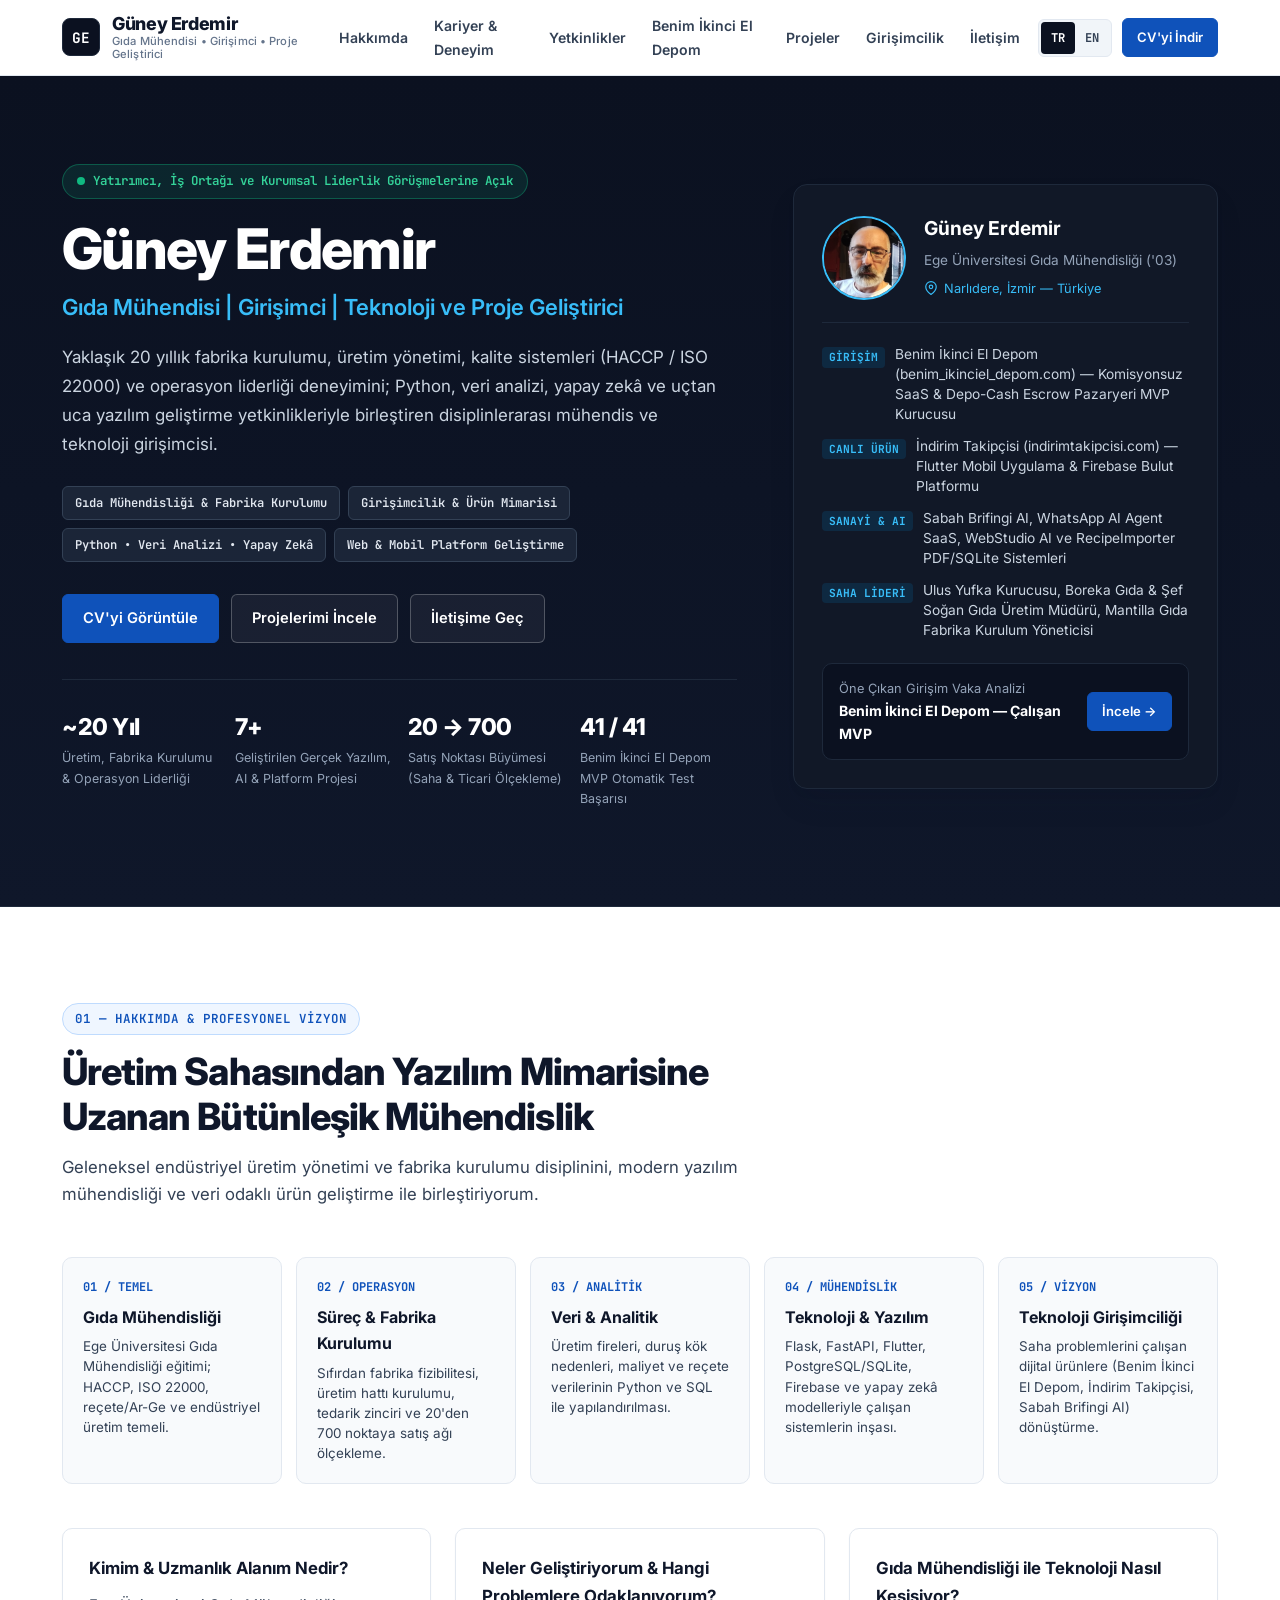
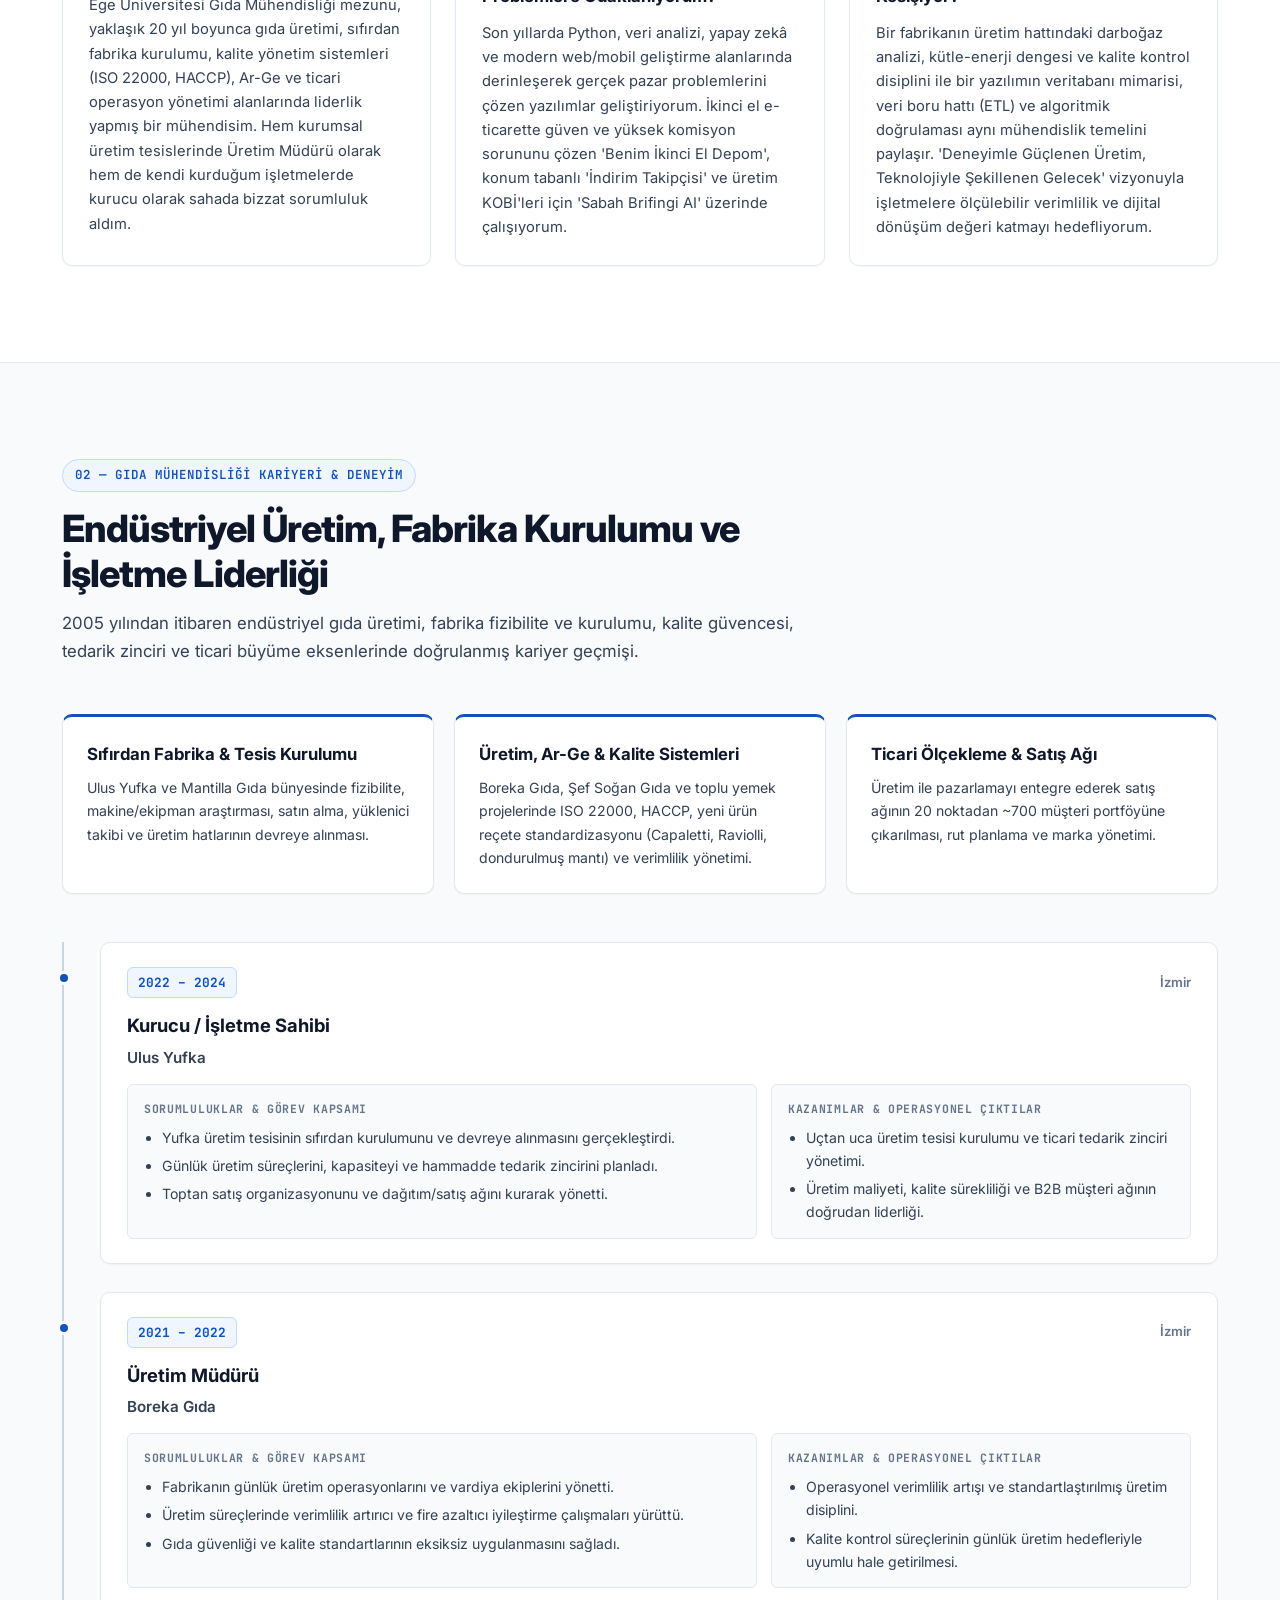
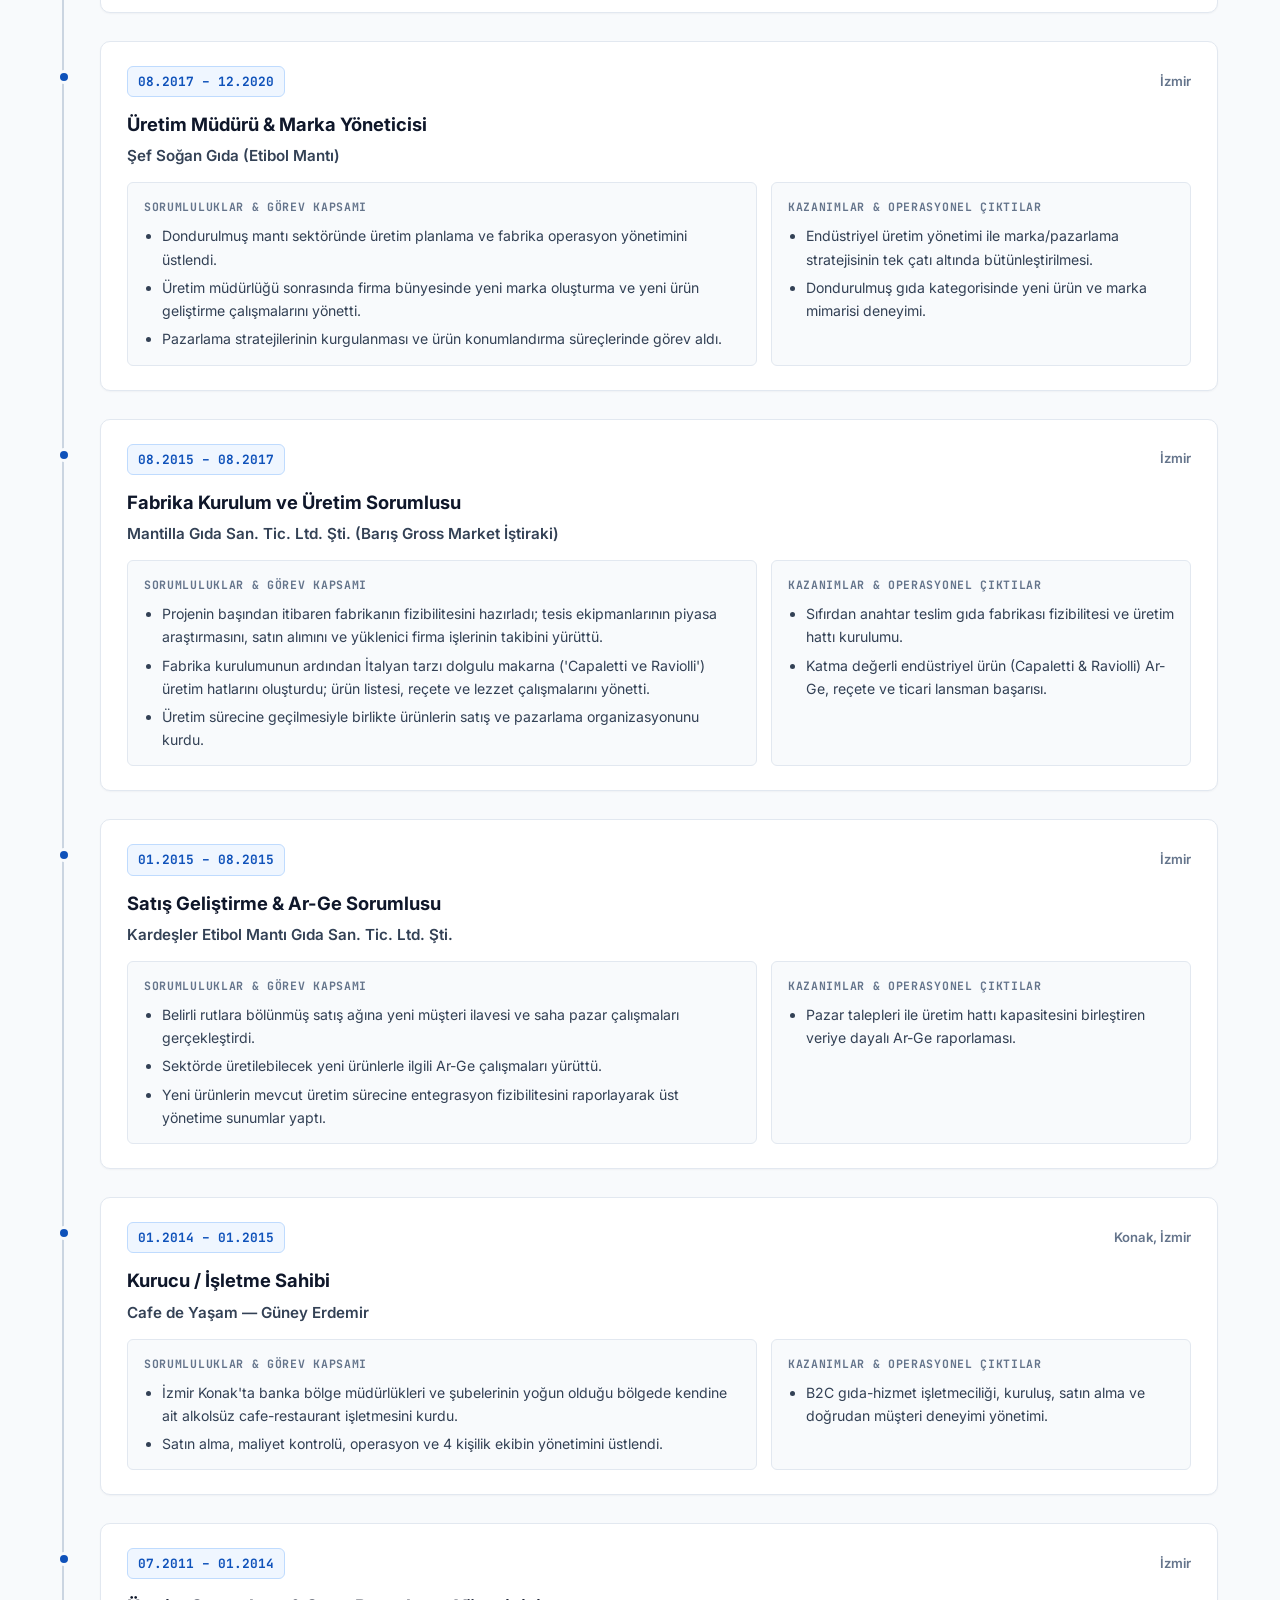
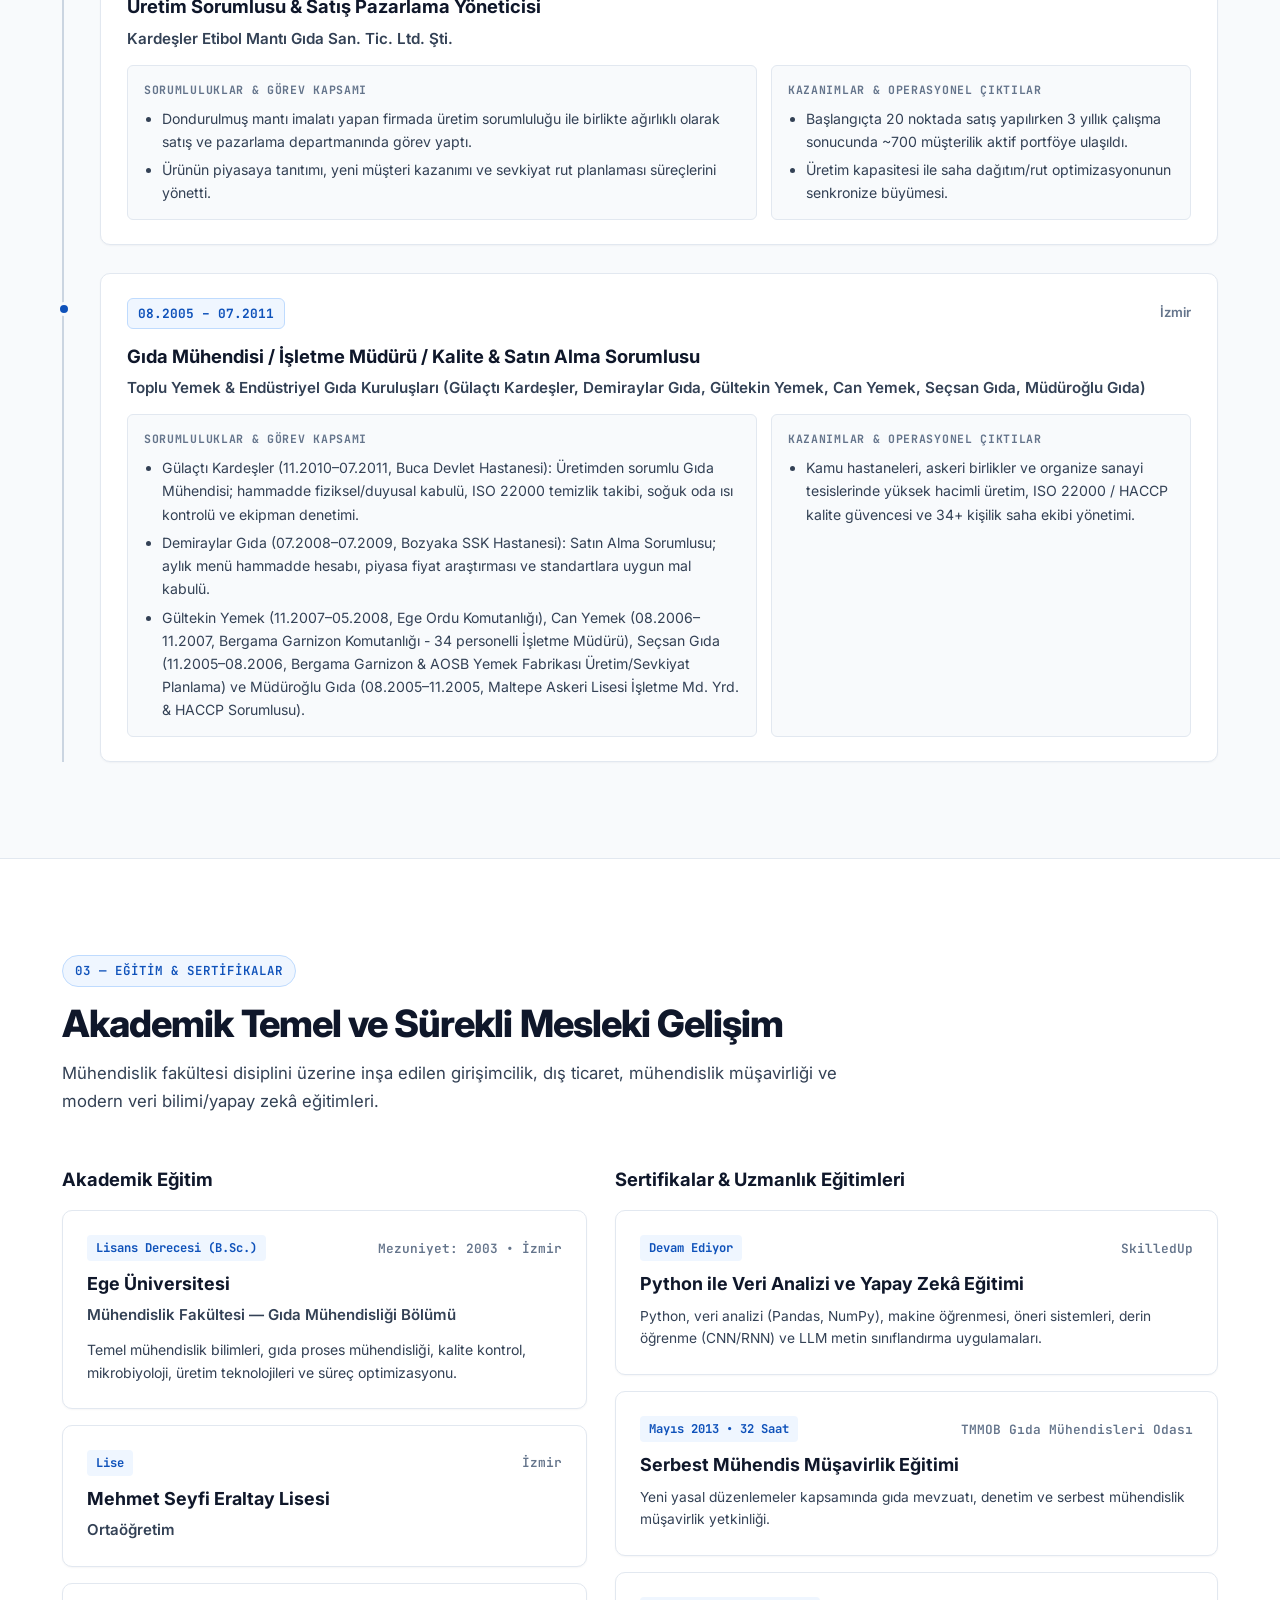
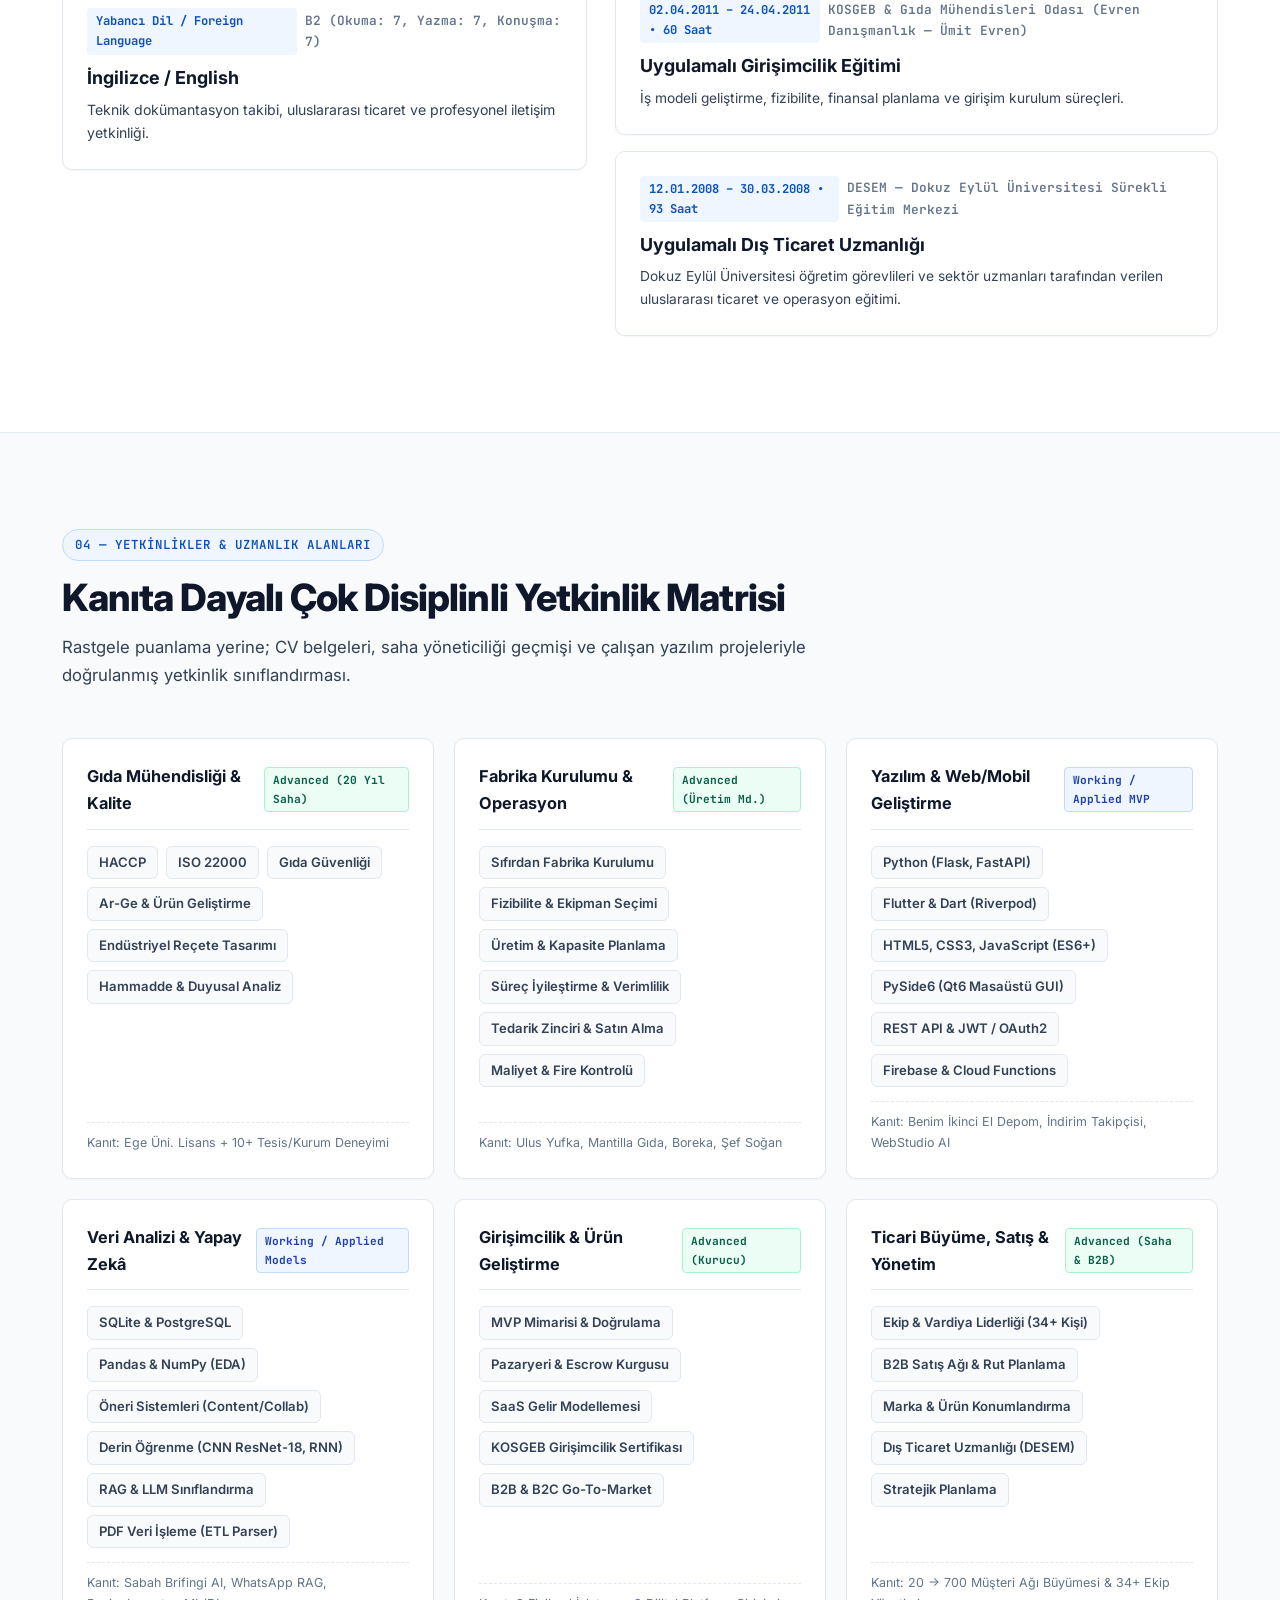
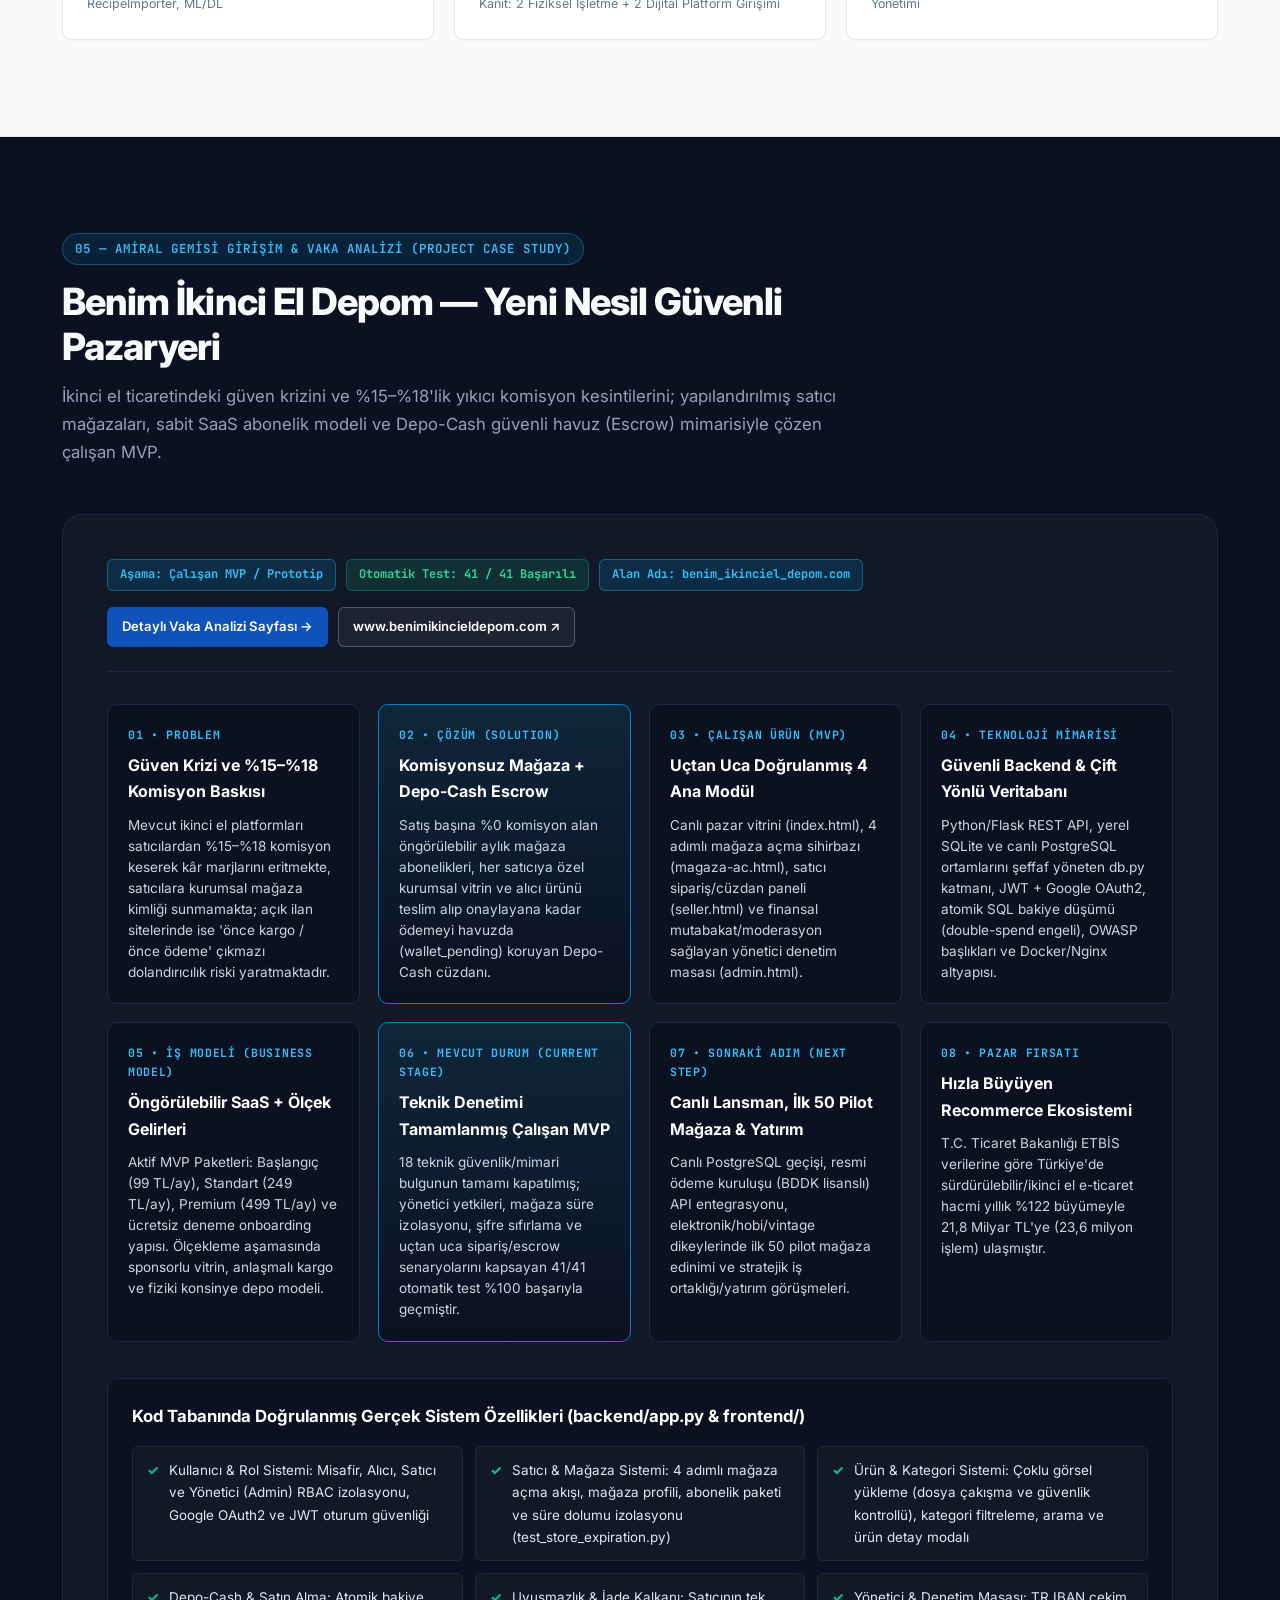
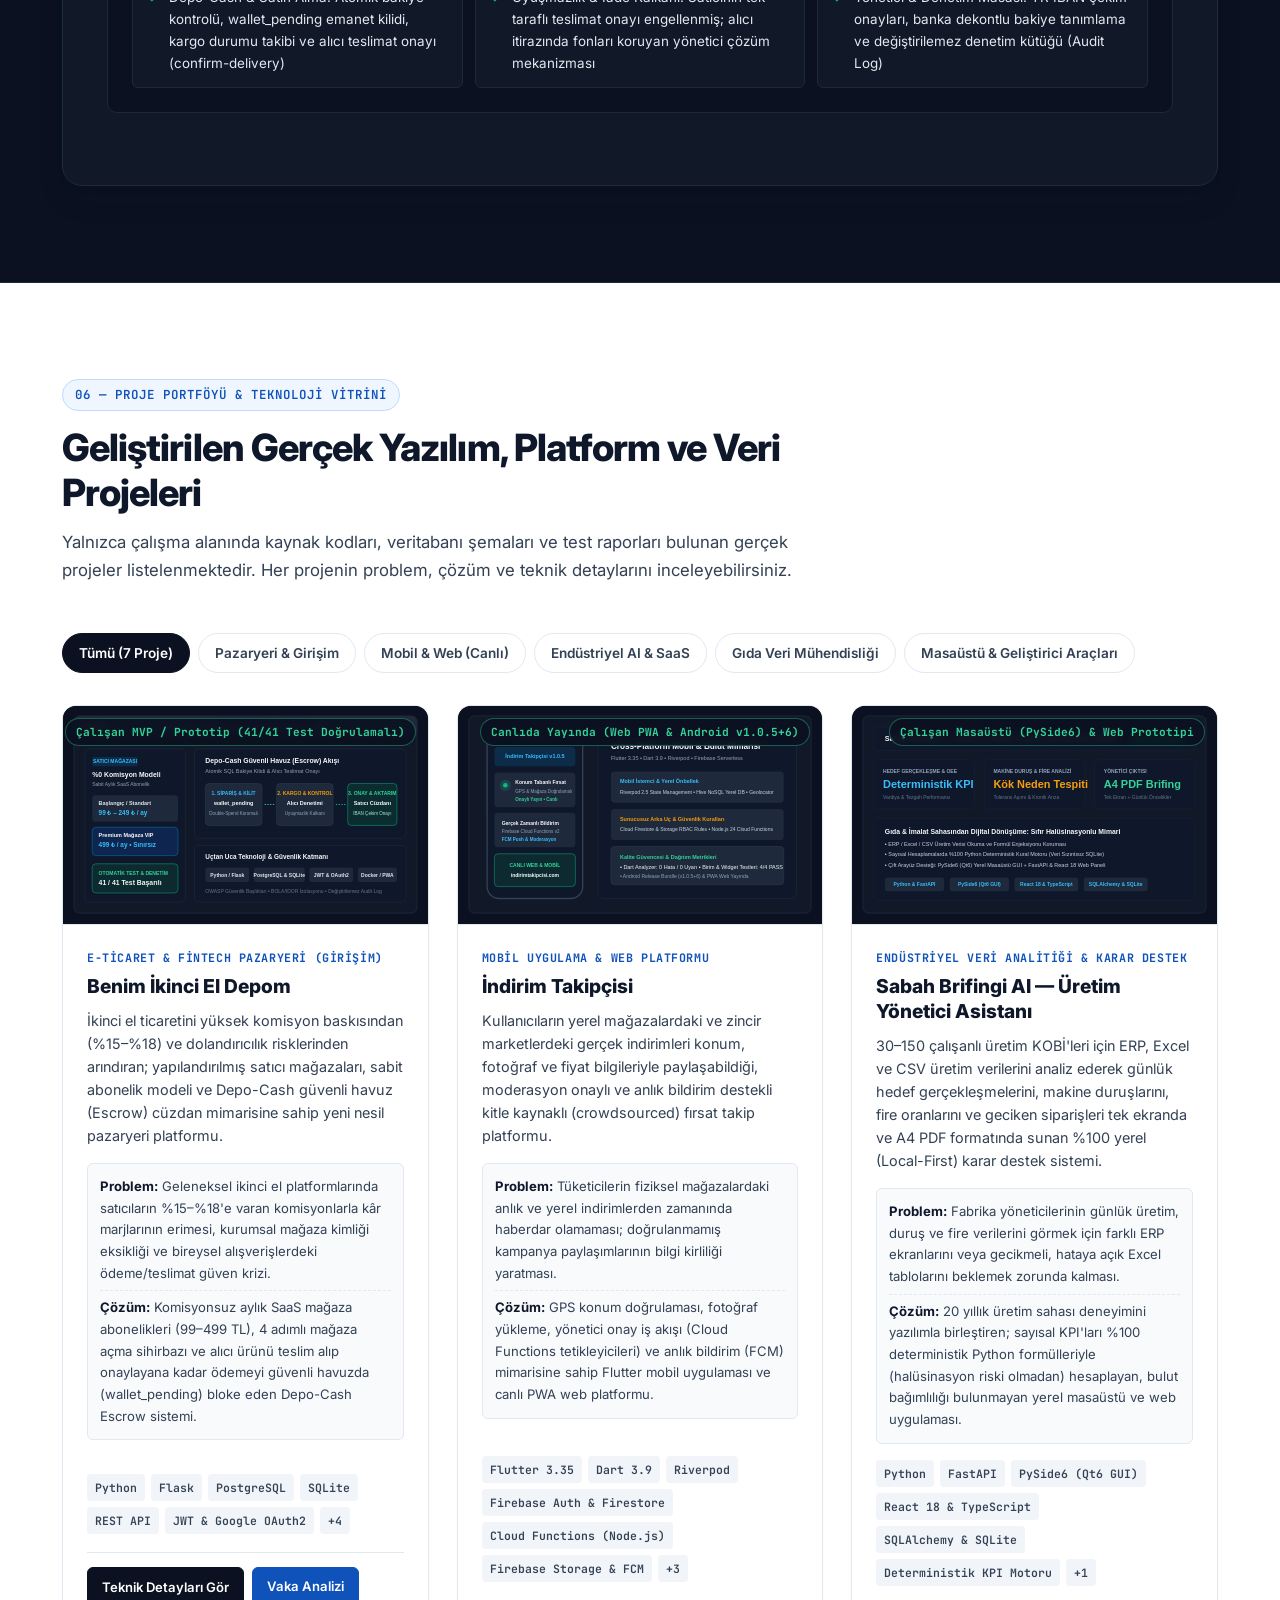
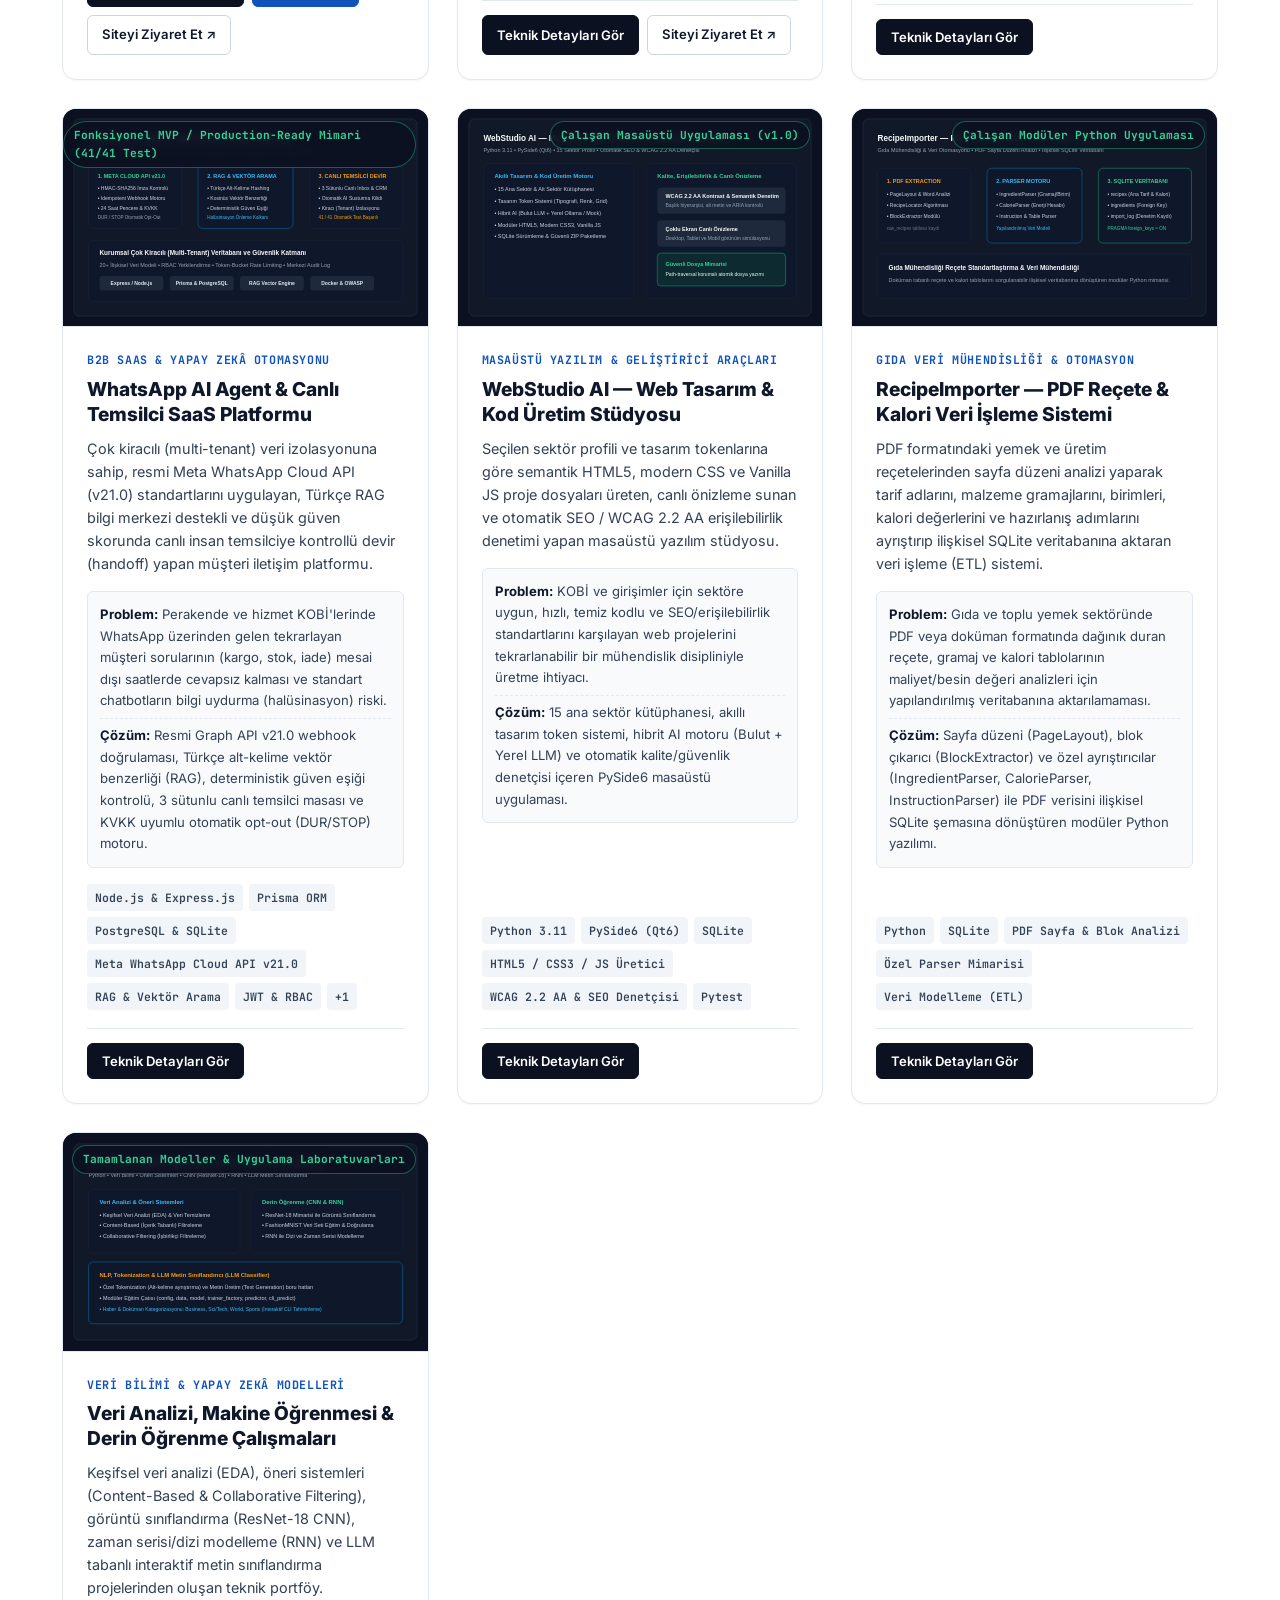
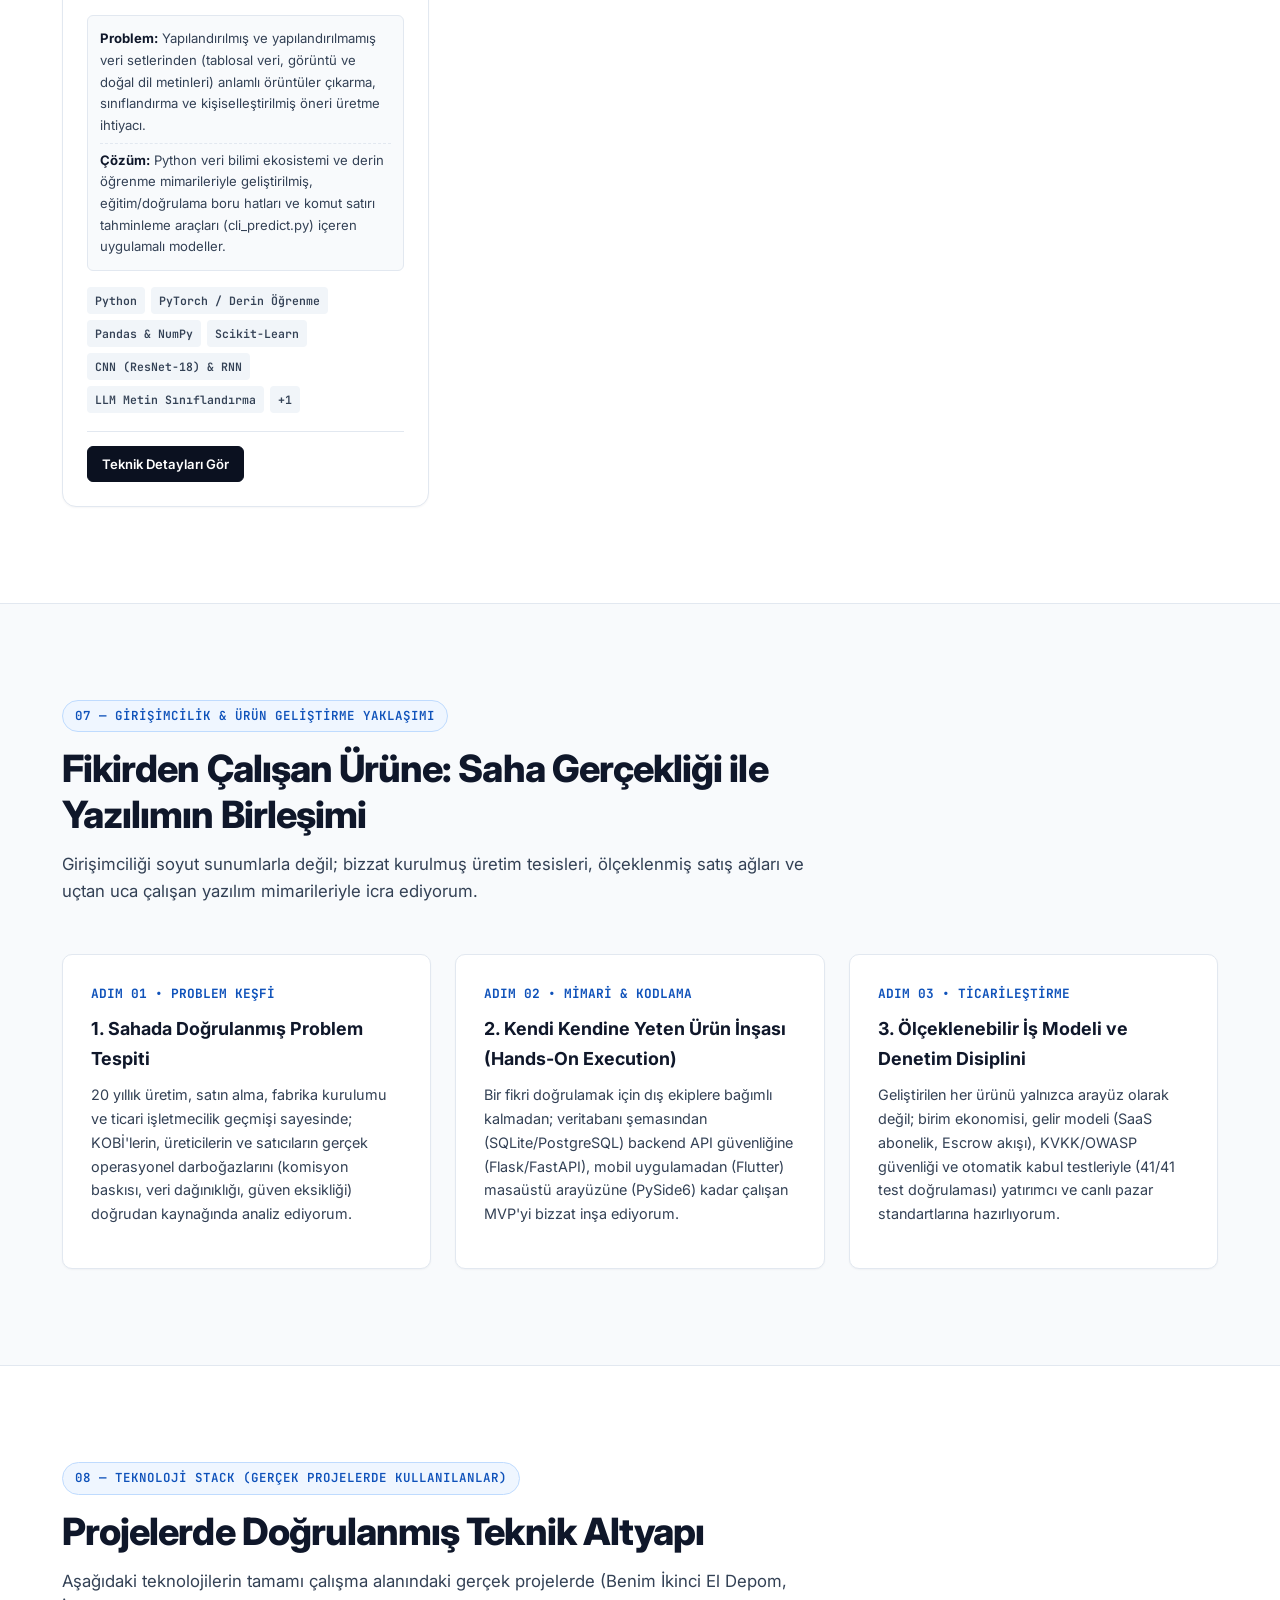
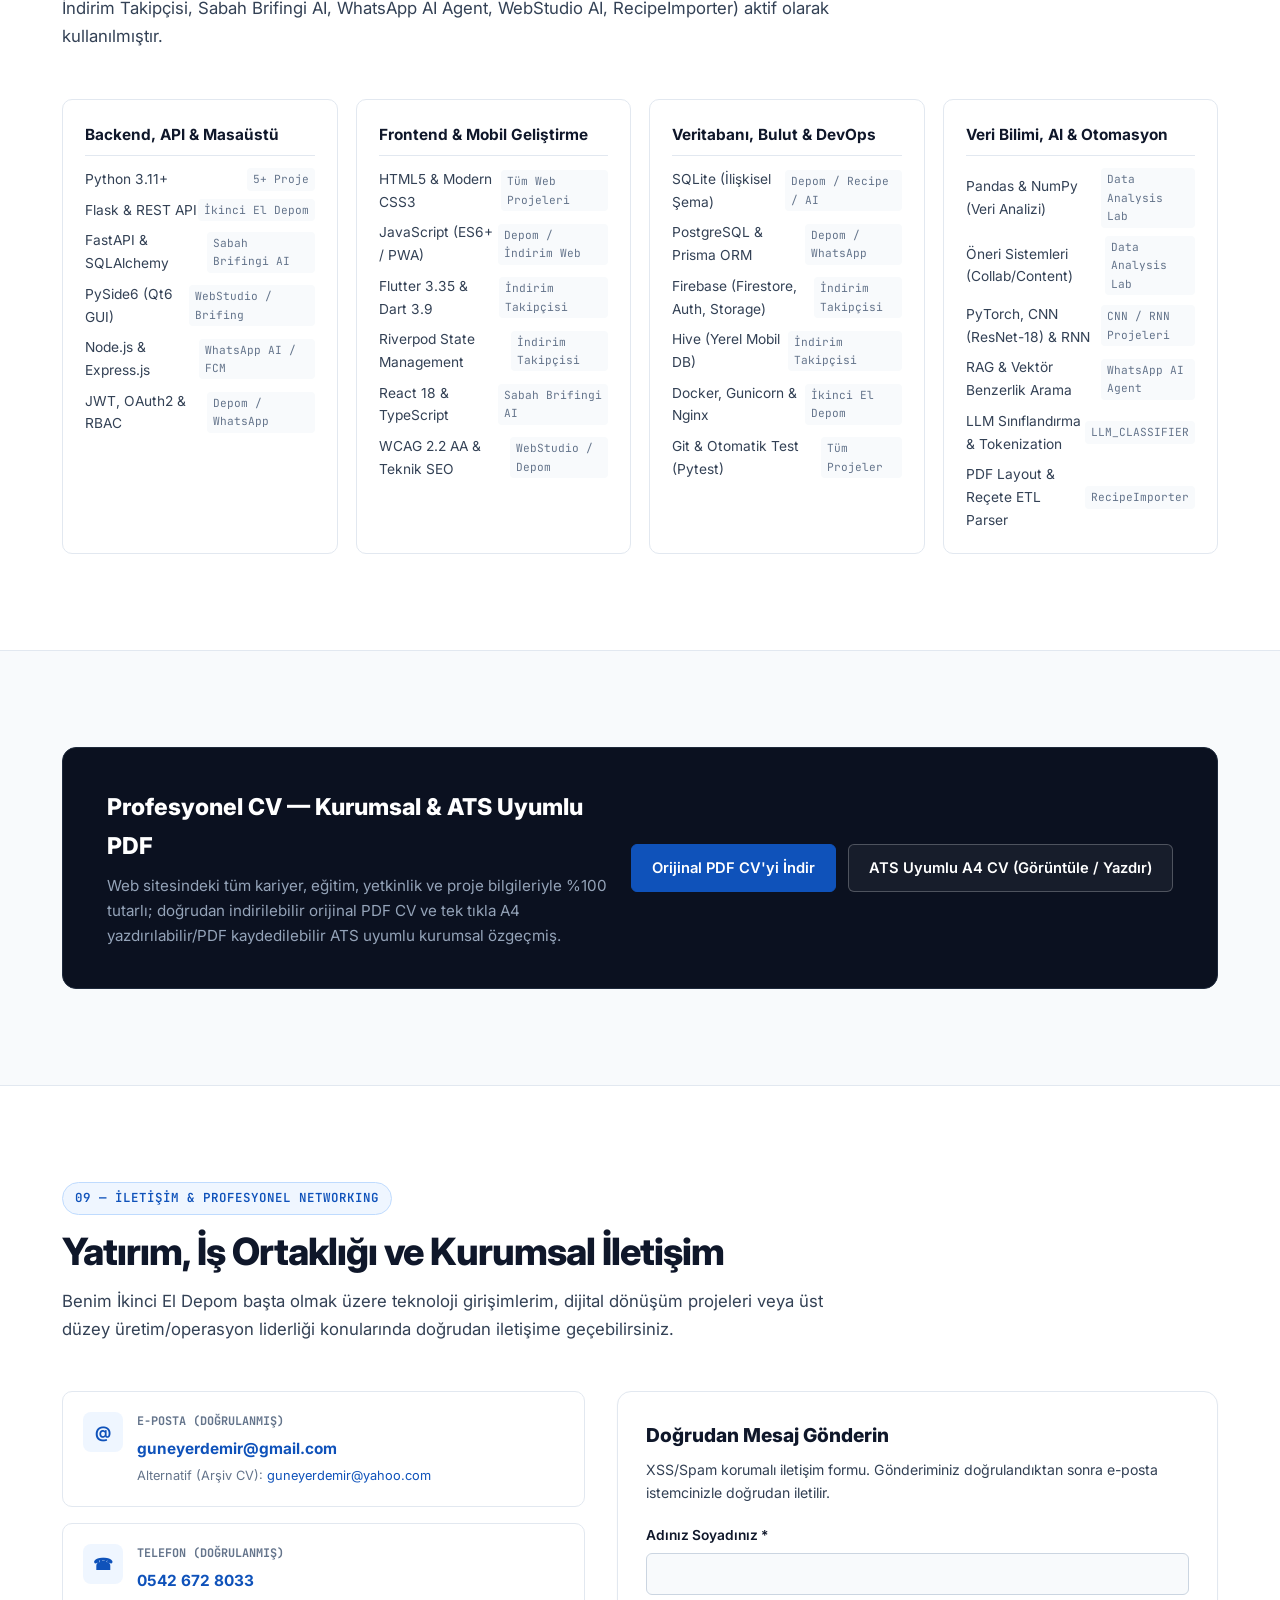
<file: index.html>
<!DOCTYPE html>
<html lang="tr">
<head>
  <meta charset="UTF-8" />
  <meta name="viewport" content="width=device-width, initial-scale=1.0" />
  <title>Güney Erdemir | Gıda Mühendisi, Girişimci &amp; Teknoloji Proje Geliştirici</title>
  <meta name="description" content="Güney Erdemir — 20 yıllık gıda mühendisliği, fabrika kurulumu ve üretim yönetimi deneyimini Python, veri analizi, yapay zekâ ve yazılım girişimleriyle (Benim İkinci El Depom, İndirim Takipçisi, Sabah Brifingi AI) birleştiren profesyonel CV, portföy ve girişimci profili." />
  <meta name="author" content="Güney Erdemir" />
  <meta name="robots" content="index, follow" />
  <link rel="canonical" href="https://guneyerdemir.com/" />
  <link rel="icon" type="image/svg+xml" href="assets/images/favicon.svg" />

  <!-- Open Graph / LinkedIn & Sosyal Medya Paylaşım Etiketleri -->
  <meta property="og:type" content="profile" />
  <meta property="og:url" content="https://guneyerdemir.com/" />
  <meta property="og:site_name" content="Güney Erdemir — guneyerdemir.com" />
  <meta property="og:title" content="Güney Erdemir | Gıda Mühendisi, Girişimci &amp; Teknoloji Proje Geliştirici" />
  <meta property="og:description" content="Gıda Mühendisliği + Teknoloji + Girişimcilik + Proje Geliştirme. Benim İkinci El Depom, İndirim Takipçisi ve endüstriyel AI projeleri portföyü." />
  <meta property="og:image" content="https://guneyerdemir.com/assets/images/guney-erdemir.png" />
  <meta property="og:locale" content="tr_TR" />
  <meta property="og:locale:alternate" content="en_US" />

  <!-- Twitter Card -->
  <meta name="twitter:card" content="summary_large_image" />
  <meta name="twitter:title" content="Güney Erdemir | Gıda Mühendisi, Girişimci &amp; Proje Geliştirici" />
  <meta name="twitter:description" content="20 yıllık üretim ve fabrika kurulum liderliği + Python, Veri Analitiği, Yapay Zekâ ve Dijital Platform Girişimleri." />
  <meta name="twitter:image" content="https://guneyerdemir.com/assets/images/guney-erdemir.png" />

  <!-- Google Fonts: Inter & JetBrains Mono -->
  <link rel="preconnect" href="https://fonts.googleapis.com" />
  <link rel="preconnect" href="https://fonts.gstatic.com" crossorigin />
  <link href="https://fonts.googleapis.com/css2?family=Inter:wght@400;500;600;700;800&amp;family=JetBrains+Mono:wght@500;600;700&amp;display=swap" rel="stylesheet" />

  <!-- Ana Stil Dosyası -->
  <link rel="stylesheet" href="css/style.css" />

  <!-- Schema.org Structured Data (Person) -->
  <script type="application/ld+json">
  {
    "@context": "https://schema.org",
    "@type": "Person",
    "name": "Güney Erdemir",
    "jobTitle": "Gıda Mühendisi, Girişimci ve Teknoloji Proje Geliştirici",
    "alumniOf": {
      "@type": "CollegeOrUniversity",
      "name": "Ege Üniversitesi — Mühendislik Fakültesi, Gıda Mühendisliği"
    },
    "address": {
      "@type": "PostalAddress",
      "addressLocality": "Narlıdere, İzmir",
      "addressCountry": "TR"
    },
    "email": "mailto:guneyerdemir@gmail.com",
    "telephone": "+90-542-672-8033",
    "knowsAbout": [
      "Food Engineering",
      "Production Management",
      "Greenfield Factory Setup",
      "HACCP",
      "ISO 22000",
      "Python",
      "Flask",
      "FastAPI",
      "Flutter",
      "SQLite",
      "PostgreSQL",
      "Data Analysis",
      "Artificial Intelligence",
      "E-Commerce Marketplaces"
    ],
    "url": "https://guneyerdemir.com/",
    "image": "https://guneyerdemir.com/assets/images/guney-erdemir.png",
    "sameAs": [
      "https://github.com/guneyerdemir",
      "https://www.benimikincieldepom.com",
      "https://www.indirimtakipcisi.com"
    ]
  }
  </script>
</head>
<body>
  <!-- Klavye Erişilebilirliği: İçeriğe Atla -->
  <a href="#main-content" class="skip-link">Ana içeriğe atla / Skip to main content</a>

  <!-- ÜST NAVİGASYON -->
  <header class="site-header" role="banner">
    <div class="container header-inner">
      <a href="#hero" class="brand-logo" aria-label="Güney Erdemir Ana Sayfa">
        <span class="brand-monogram" aria-hidden="true">GE</span>
        <span class="brand-text-wrap">
          <span>Güney Erdemir</span>
          <span class="brand-role-tag" data-i18n="brand.roleTag">Gıda Mühendisi • Girişimci • Proje Geliştirici</span>
        </span>
      </a>

      <nav class="main-nav" aria-label="Ana Menü">
        <a href="#about" class="nav-link" data-i18n="nav.about">Hakkımda</a>
        <a href="#career" class="nav-link" data-i18n="nav.career">Kariyer &amp; Deneyim</a>
        <a href="#skills" class="nav-link" data-i18n="nav.skills">Yetkinlikler</a>
        <a href="#depom-case-study" class="nav-link" data-i18n="nav.depom">Benim İkinci El Depom</a>
        <a href="#projects" class="nav-link" data-i18n="nav.projects">Projeler</a>
        <a href="#entrepreneurship" class="nav-link" data-i18n="nav.entrepreneurship">Girişimcilik</a>
        <a href="#contact" class="nav-link" data-i18n="nav.contact">İletişim</a>
      </nav>

      <div class="header-actions">
        <div class="lang-switcher" role="group" aria-label="Dil Seçimi / Language Switcher">
          <button type="button" class="lang-btn active" data-lang="tr" aria-pressed="true">TR</button>
          <button type="button" class="lang-btn" data-lang="en" aria-pressed="false">EN</button>
        </div>

        <a href="cv/CV_Guney_Erdemir.pdf" download class="btn btn-sm btn-primary" data-i18n="nav.downloadCv">CV'yi İndir</a>

        <button type="button" id="mobile-menu-toggle" class="mobile-menu-toggle" aria-expanded="false" aria-controls="mobile-nav-drawer" aria-label="Menüyü Aç/Kapat">
          <svg width="22" height="22" viewBox="0 0 24 24" fill="none" stroke="currentColor" stroke-width="2.2" stroke-linecap="round">
            <line x1="3" y1="6" x2="21" y2="6"></line>
            <line x1="3" y1="12" x2="21" y2="12"></line>
            <line x1="3" y1="18" x2="21" y2="18"></line>
          </svg>
        </button>
      </div>
    </div>

    <!-- Mobil Hamburger Açılır Menü -->
    <div id="mobile-nav-drawer" class="mobile-nav-drawer" role="navigation" aria-label="Mobil Menü">
      <ul class="mobile-nav-list">
        <li><a href="#about" data-i18n="nav.about">Hakkımda</a></li>
        <li><a href="#career" data-i18n="nav.career">Kariyer &amp; Deneyim</a></li>
        <li><a href="#education" data-i18n="nav.education">Eğitim</a></li>
        <li><a href="#skills" data-i18n="nav.skills">Yetkinlikler</a></li>
        <li><a href="#depom-case-study" data-i18n="nav.depom">Benim İkinci El Depom</a></li>
        <li><a href="#projects" data-i18n="nav.projects">Projeler</a></li>
        <li><a href="#entrepreneurship" data-i18n="nav.entrepreneurship">Girişimcilik</a></li>
        <li><a href="#tech-stack" data-i18n="nav.stack">Teknoloji</a></li>
        <li><a href="#contact" data-i18n="nav.contact">İletişim</a></li>
      </ul>
      <div style="display:flex;gap:10px;flex-wrap:wrap;">
        <a href="cv/CV_Guney_Erdemir.pdf" download class="btn btn-primary" style="flex:1;" data-i18n="nav.downloadCv">CV'yi İndir</a>
        <a href="cv/ats-cv.html" class="btn btn-outline" style="flex:1;">ATS A4 CV</a>
      </div>
    </div>
  </header>

  <main id="main-content">
    <!-- ====================================================================
         01 — HERO BÖLÜMÜ (İLK 10–15 SANİYE YATIRIMCI & İK ETKİSİ)
         ==================================================================== -->
    <section id="hero" class="hero-section">
      <div class="container">
        <div class="hero-grid">
          <div>
            <div class="hero-status-pill">
              <span class="status-dot" aria-hidden="true"></span>
              <span data-i18n="hero.status">Yatırımcı, İş Ortağı ve Kurumsal Liderlik Görüşmelerine Açık</span>
            </div>

            <h1 class="hero-name" data-i18n="hero.name">Güney Erdemir</h1>
            <p class="hero-role" data-i18n="hero.role">Gıda Mühendisi | Girişimci | Teknoloji ve Proje Geliştirici</p>
            <p class="hero-lead" data-i18n="hero.lead">
              Yaklaşık 20 yıllık fabrika kurulumu, üretim yönetimi, kalite sistemleri (HACCP / ISO 22000) ve operasyon liderliği deneyimini; Python, veri analizi, yapay zekâ ve uçtan uca yazılım geliştirme yetkinlikleriyle birleştiren disiplinlerarası mühendis ve teknoloji girişimcisi.
            </p>

            <div class="hero-pillars" aria-label="Profesyonel Odak Eksenleri">
              <span class="pillar-badge" data-i18n="hero.pillar1">Gıda Mühendisliği &amp; Fabrika Kurulumu</span>
              <span class="pillar-badge" data-i18n="hero.pillar2">Girişimcilik &amp; Ürün Mimarisi</span>
              <span class="pillar-badge" data-i18n="hero.pillar3">Python • Veri Analizi • Yapay Zekâ</span>
              <span class="pillar-badge" data-i18n="hero.pillar4">Web &amp; Mobil Platform Geliştirme</span>
            </div>

            <div class="hero-cta-group">
              <a href="#cv-download-section" class="btn btn-primary" data-i18n="hero.ctaCv">CV'yi Görüntüle</a>
              <a href="#projects" class="btn btn-outline-light" data-i18n="hero.ctaProjects">Projelerimi İncele</a>
              <a href="#contact" class="btn btn-outline-light" data-i18n="hero.ctaContact">İletişime Geç</a>
            </div>

            <div class="hero-metrics-bar" aria-label="Özet Göstergeler">
              <div class="metric-item">
                <span class="metric-value" data-i18n="hero.metric1Val">~20 Yıl</span>
                <span class="metric-label" data-i18n="hero.metric1Lbl">Üretim, Fabrika Kurulumu &amp; Operasyon Liderliği</span>
              </div>
              <div class="metric-item">
                <span class="metric-value" data-i18n="hero.metric2Val">7+</span>
                <span class="metric-label" data-i18n="hero.metric2Lbl">Geliştirilen Gerçek Yazılım, AI &amp; Platform Projesi</span>
              </div>
              <div class="metric-item">
                <span class="metric-value" data-i18n="hero.metric3Val">20 → 700</span>
                <span class="metric-label" data-i18n="hero.metric3Lbl">Satış Noktası Büyümesi (Saha &amp; Ticari Ölçekleme)</span>
              </div>
              <div class="metric-item">
                <span class="metric-value" data-i18n="hero.metric4Val">41 / 41</span>
                <span class="metric-label" data-i18n="hero.metric4Lbl">Benim İkinci El Depom MVP Otomatik Test Başarısı</span>
              </div>
            </div>
          </div>

          <!-- Sağ Kart: Yönetici & Yatırımcı Özeti -->
          <aside class="hero-profile-card" aria-label="Profesyonel Profil Özeti">
            <div class="profile-header">
              <img src="assets/images/guney-erdemir.png" alt="Güney Erdemir Portre Fotoğrafı" class="profile-avatar" width="84" height="84" />
              <div class="profile-meta">
                <h2 data-i18n="heroCard.title">Güney Erdemir</h2>
                <p data-i18n="heroCard.subtitle">Ege Üniversitesi Gıda Mühendisliği ('03)</p>
                <span class="profile-location">
                  <svg width="14" height="14" viewBox="0 0 24 24" fill="none" stroke="currentColor" stroke-width="2">
                    <path d="M21 10c0 7-9 13-9 13s-9-6-9-13a9 9 0 0 1 18 0z"></path>
                    <circle cx="12" cy="10" r="3"></circle>
                  </svg>
                  <span data-i18n="heroCard.location">Narlıdere, İzmir — Türkiye</span>
                </span>
              </div>
            </div>

            <ul class="executive-snapshot-list">
              <li>
                <span class="snapshot-tag" data-i18n="heroCard.snap1Tag">GİRİŞİM</span>
                <span data-i18n="heroCard.snap1Text">Benim İkinci El Depom (benim_ikinciel_depom.com) — Komisyonsuz SaaS &amp; Depo-Cash Escrow Pazaryeri MVP Kurucusu</span>
              </li>
              <li>
                <span class="snapshot-tag" data-i18n="heroCard.snap2Tag">CANLI ÜRÜN</span>
                <span data-i18n="heroCard.snap2Text">İndirim Takipçisi (indirimtakipcisi.com) — Flutter Mobil Uygulama &amp; Firebase Bulut Platformu</span>
              </li>
              <li>
                <span class="snapshot-tag" data-i18n="heroCard.snap3Tag">SANAYİ &amp; AI</span>
                <span data-i18n="heroCard.snap3Text">Sabah Brifingi AI, WhatsApp AI Agent SaaS, WebStudio AI ve RecipeImporter PDF/SQLite Sistemleri</span>
              </li>
              <li>
                <span class="snapshot-tag" data-i18n="heroCard.snap4Tag">SAHA LİDERİ</span>
                <span data-i18n="heroCard.snap4Text">Ulus Yufka Kurucusu, Boreka Gıda &amp; Şef Soğan Gıda Üretim Müdürü, Mantilla Gıda Fabrika Kurulum Yöneticisi</span>
              </li>
            </ul>

            <div class="hero-card-footer">
              <div class="hero-card-footer-text">
                <span data-i18n="heroCard.footerLabel">Öne Çıkan Girişim Vaka Analizi</span>
                <strong data-i18n="heroCard.footerStrong">Benim İkinci El Depom — Çalışan MVP</strong>
              </div>
              <a href="#depom-case-study" class="btn btn-sm btn-primary" data-i18n="heroCard.footerBtn">İncele →</a>
            </div>
          </aside>
        </div>
      </div>
    </section>

    <!-- ====================================================================
         02 — HAKKIMDA & PROFESYONEL GELİŞİM KÖPRÜSÜ
         ==================================================================== -->
    <section id="about" class="section reveal">
      <div class="container">
        <div class="section-header">
          <span class="section-eyebrow" data-i18n="about.eyebrow">01 — HAKKIMDA &amp; PROFESYONEL VİZYON</span>
          <h2 class="section-title" data-i18n="about.title">Üretim Sahasından Yazılım Mimarisine Uzanan Bütünleşik Mühendislik</h2>
          <p class="section-subtitle" data-i18n="about.subtitle">
            Geleneksel endüstriyel üretim yönetimi ve fabrika kurulumu disiplinini, modern yazılım mühendisliği ve veri odaklı ürün geliştirme ile birleştiriyorum.
          </p>
        </div>

        <!-- 5 Adımlı Gelişim Hikâyesi: Gıda Mühendisliği -> Süreç Analizi -> Veri -> Teknoloji -> Girişimcilik -->
        <div class="evolution-bridge" aria-label="Profesyonel Gelişim Yolculuğu">
          <div class="bridge-step">
            <div class="bridge-step-num">01 / TEMEL</div>
            <h3 data-i18n="bridge.step1Title">Gıda Mühendisliği</h3>
            <p data-i18n="bridge.step1Desc">Ege Üniversitesi Gıda Mühendisliği eğitimi; HACCP, ISO 22000, reçete/Ar-Ge ve endüstriyel üretim temeli.</p>
          </div>
          <div class="bridge-step">
            <div class="bridge-step-num">02 / OPERASYON</div>
            <h3 data-i18n="bridge.step2Title">Süreç &amp; Fabrika Kurulumu</h3>
            <p data-i18n="bridge.step2Desc">Sıfırdan fabrika fizibilitesi, üretim hattı kurulumu, tedarik zinciri ve 20'den 700 noktaya satış ağı ölçekleme.</p>
          </div>
          <div class="bridge-step">
            <div class="bridge-step-num">03 / ANALİTİK</div>
            <h3 data-i18n="bridge.step3Title">Veri &amp; Analitik</h3>
            <p data-i18n="bridge.step3Desc">Üretim fireleri, duruş kök nedenleri, maliyet ve reçete verilerinin Python ve SQL ile yapılandırılması.</p>
          </div>
          <div class="bridge-step">
            <div class="bridge-step-num">04 / MÜHENDİSLİK</div>
            <h3 data-i18n="bridge.step4Title">Teknoloji &amp; Yazılım</h3>
            <p data-i18n="bridge.step4Desc">Flask, FastAPI, Flutter, PostgreSQL/SQLite, Firebase ve yapay zekâ modelleriyle çalışan sistemlerin inşası.</p>
          </div>
          <div class="bridge-step">
            <div class="bridge-step-num">05 / VİZYON</div>
            <h3 data-i18n="bridge.step5Title">Teknoloji Girişimciliği</h3>
            <p data-i18n="bridge.step5Desc">Saha problemlerini çalışan dijital ürünlere (Benim İkinci El Depom, İndirim Takipçisi, Sabah Brifingi AI) dönüştürme.</p>
          </div>
        </div>

        <div class="about-grid">
          <article class="about-card">
            <h3 data-i18n="about.card1Title">Kimim &amp; Uzmanlık Alanım Nedir?</h3>
            <p data-i18n="about.card1Text">
              Ege Üniversitesi Gıda Mühendisliği mezunu, yaklaşık 20 yıl boyunca gıda üretimi, sıfırdan fabrika kurulumu, kalite yönetim sistemleri (ISO 22000, HACCP), Ar-Ge ve ticari operasyon yönetimi alanlarında liderlik yapmış bir mühendisim. Hem kurumsal üretim tesislerinde Üretim Müdürü olarak hem de kendi kurduğum işletmelerde kurucu olarak sahada bizzat sorumluluk aldım.
            </p>
          </article>

          <article class="about-card">
            <h3 data-i18n="about.card2Title">Neler Geliştiriyorum &amp; Hangi Problemlere Odaklanıyorum?</h3>
            <p data-i18n="about.card2Text">
              Son yıllarda Python, veri analizi, yapay zekâ ve modern web/mobil geliştirme alanlarında derinleşerek gerçek pazar problemlerini çözen yazılımlar geliştiriyorum. İkinci el e-ticarette güven ve yüksek komisyon sorununu çözen 'Benim İkinci El Depom', konum tabanlı 'İndirim Takipçisi' ve üretim KOBİ'leri için 'Sabah Brifingi AI' üzerinde çalışıyorum.
            </p>
          </article>

          <article class="about-card">
            <h3 data-i18n="about.card3Title">Gıda Mühendisliği ile Teknoloji Nasıl Kesişiyor?</h3>
            <p data-i18n="about.card3Text">
              Bir fabrikanın üretim hattındaki darboğaz analizi, kütle-enerji dengesi ve kalite kontrol disiplini ile bir yazılımın veritabanı mimarisi, veri boru hattı (ETL) ve algoritmik doğrulaması aynı mühendislik temelini paylaşır. 'Deneyimle Güçlenen Üretim, Teknolojiyle Şekillenen Gelecek' vizyonuyla işletmelere ölçülebilir verimlilik ve dijital dönüşüm değeri katmayı hedefliyorum.
            </p>
          </article>
        </div>
      </div>
    </section>

    <!-- ====================================================================
         03 — GIDA MÜHENDİSLİĞİ KARİYERİ & DENEYİM (TIMELINE)
         ==================================================================== -->
    <section id="career" class="section section-alt reveal">
      <div class="container">
        <div class="section-header">
          <span class="section-eyebrow" data-i18n="career.eyebrow">02 — GIDA MÜHENDİSLİĞİ KARİYERİ &amp; DENEYİM</span>
          <h2 class="section-title" data-i18n="career.title">Endüstriyel Üretim, Fabrika Kurulumu ve İşletme Liderliği</h2>
          <p class="section-subtitle" data-i18n="career.subtitle">
            2005 yılından itibaren endüstriyel gıda üretimi, fabrika fizibilite ve kurulumu, kalite güvencesi, tedarik zinciri ve ticari büyüme eksenlerinde doğrulanmış kariyer geçmişi.
          </p>
        </div>

        <div class="career-pillars-grid">
          <div class="career-pillar-card">
            <h3 data-i18n="career.p1Title">Sıfırdan Fabrika &amp; Tesis Kurulumu</h3>
            <p data-i18n="career.p1Desc">Ulus Yufka ve Mantilla Gıda bünyesinde fizibilite, makine/ekipman araştırması, satın alma, yüklenici takibi ve üretim hatlarının devreye alınması.</p>
          </div>
          <div class="career-pillar-card">
            <h3 data-i18n="career.p2Title">Üretim, Ar-Ge &amp; Kalite Sistemleri</h3>
            <p data-i18n="career.p2Desc">Boreka Gıda, Şef Soğan Gıda ve toplu yemek projelerinde ISO 22000, HACCP, yeni ürün reçete standardizasyonu (Capaletti, Raviolli, dondurulmuş mantı) ve verimlilik yönetimi.</p>
          </div>
          <div class="career-pillar-card">
            <h3 data-i18n="career.p3Title">Ticari Ölçekleme &amp; Satış Ağı</h3>
            <p data-i18n="career.p3Desc">Üretim ile pazarlamayı entegre ederek satış ağının 20 noktadan ~700 müşteri portföyüne çıkarılması, rut planlama ve marka yönetimi.</p>
          </div>
        </div>

        <div class="timeline" aria-label="Kariyer Zaman Çizelgesi">
          <!-- Deneyim 1: Ulus Yufka -->
          <article class="timeline-item">
            <span class="timeline-dot" aria-hidden="true"></span>
            <div class="timeline-header">
              <span class="timeline-date" data-i18n="exp1.date">2022 – 2024</span>
              <span class="timeline-location" data-i18n="exp1.loc">İzmir</span>
            </div>
            <h3 class="timeline-role" data-i18n="exp1.role">Kurucu / İşletme Sahibi</h3>
            <div class="timeline-company" data-i18n="exp1.company">Ulus Yufka</div>
            <div class="timeline-details">
              <div class="timeline-box">
                <div class="timeline-box-title" data-i18n="career.respTitle">SORUMLULUKLAR &amp; GÖREV KAPSAMI</div>
                <ul class="timeline-list">
                  <li data-i18n="exp1.r1">Yufka üretim tesisinin sıfırdan kurulumunu ve devreye alınmasını gerçekleştirdi.</li>
                  <li data-i18n="exp1.r2">Günlük üretim süreçlerini, kapasiteyi ve hammadde tedarik zincirini planladı.</li>
                  <li data-i18n="exp1.r3">Toptan satış organizasyonunu ve dağıtım/satış ağını kurarak yönetti.</li>
                </ul>
              </div>
              <div class="timeline-box">
                <div class="timeline-box-title" data-i18n="career.achTitle">KAZANIMLAR &amp; OPERASYONEL ÇIKTILAR</div>
                <ul class="timeline-list">
                  <li data-i18n="exp1.a1">Uçtan uca üretim tesisi kurulumu ve ticari tedarik zinciri yönetimi.</li>
                  <li data-i18n="exp1.a2">Üretim maliyeti, kalite sürekliliği ve B2B müşteri ağının doğrudan liderliği.</li>
                </ul>
              </div>
            </div>
          </article>

          <!-- Deneyim 2: Boreka Gıda -->
          <article class="timeline-item">
            <span class="timeline-dot" aria-hidden="true"></span>
            <div class="timeline-header">
              <span class="timeline-date" data-i18n="exp2.date">2021 – 2022</span>
              <span class="timeline-location" data-i18n="exp2.loc">İzmir</span>
            </div>
            <h3 class="timeline-role" data-i18n="exp2.role">Üretim Müdürü</h3>
            <div class="timeline-company" data-i18n="exp2.company">Boreka Gıda</div>
            <div class="timeline-details">
              <div class="timeline-box">
                <div class="timeline-box-title" data-i18n="career.respTitle">SORUMLULUKLAR &amp; GÖREV KAPSAMI</div>
                <ul class="timeline-list">
                  <li data-i18n="exp2.r1">Fabrikanın günlük üretim operasyonlarını ve vardiya ekiplerini yönetti.</li>
                  <li data-i18n="exp2.r2">Üretim süreçlerinde verimlilik artırıcı ve fire azaltıcı iyileştirme çalışmaları yürüttü.</li>
                  <li data-i18n="exp2.r3">Gıda güvenliği ve kalite standartlarının eksiksiz uygulanmasını sağladı.</li>
                </ul>
              </div>
              <div class="timeline-box">
                <div class="timeline-box-title" data-i18n="career.achTitle">KAZANIMLAR &amp; OPERASYONEL ÇIKTILAR</div>
                <ul class="timeline-list">
                  <li data-i18n="exp2.a1">Operasyonel verimlilik artışı ve standartlaştırılmış üretim disiplini.</li>
                  <li data-i18n="exp2.a2">Kalite kontrol süreçlerinin günlük üretim hedefleriyle uyumlu hale getirilmesi.</li>
                </ul>
              </div>
            </div>
          </article>

          <!-- Deneyim 3: Şef Soğan Gıda (Etibol Mantı) -->
          <article class="timeline-item">
            <span class="timeline-dot" aria-hidden="true"></span>
            <div class="timeline-header">
              <span class="timeline-date" data-i18n="exp3.date">08.2017 – 12.2020</span>
              <span class="timeline-location" data-i18n="exp3.loc">İzmir</span>
            </div>
            <h3 class="timeline-role" data-i18n="exp3.role">Üretim Müdürü &amp; Marka Yöneticisi</h3>
            <div class="timeline-company" data-i18n="exp3.company">Şef Soğan Gıda (Etibol Mantı)</div>
            <div class="timeline-details">
              <div class="timeline-box">
                <div class="timeline-box-title" data-i18n="career.respTitle">SORUMLULUKLAR &amp; GÖREV KAPSAMI</div>
                <ul class="timeline-list">
                  <li data-i18n="exp3.r1">Dondurulmuş mantı sektöründe üretim planlama ve fabrika operasyon yönetimini üstlendi.</li>
                  <li data-i18n="exp3.r2">Üretim müdürlüğü sonrasında firma bünyesinde yeni marka oluşturma ve yeni ürün geliştirme çalışmalarını yönetti.</li>
                  <li data-i18n="exp3.r3">Pazarlama stratejilerinin kurgulanması ve ürün konumlandırma süreçlerinde görev aldı.</li>
                </ul>
              </div>
              <div class="timeline-box">
                <div class="timeline-box-title" data-i18n="career.achTitle">KAZANIMLAR &amp; OPERASYONEL ÇIKTILAR</div>
                <ul class="timeline-list">
                  <li data-i18n="exp3.a1">Endüstriyel üretim yönetimi ile marka/pazarlama stratejisinin tek çatı altında bütünleştirilmesi.</li>
                  <li data-i18n="exp3.a2">Dondurulmuş gıda kategorisinde yeni ürün ve marka mimarisi deneyimi.</li>
                </ul>
              </div>
            </div>
          </article>

          <!-- Deneyim 4: Mantilla Gıda -->
          <article class="timeline-item">
            <span class="timeline-dot" aria-hidden="true"></span>
            <div class="timeline-header">
              <span class="timeline-date" data-i18n="exp4.date">08.2015 – 08.2017</span>
              <span class="timeline-location" data-i18n="exp4.loc">İzmir</span>
            </div>
            <h3 class="timeline-role" data-i18n="exp4.role">Fabrika Kurulum ve Üretim Sorumlusu</h3>
            <div class="timeline-company" data-i18n="exp4.company">Mantilla Gıda San. Tic. Ltd. Şti. (Barış Gross Market İştiraki)</div>
            <div class="timeline-details">
              <div class="timeline-box">
                <div class="timeline-box-title" data-i18n="career.respTitle">SORUMLULUKLAR &amp; GÖREV KAPSAMI</div>
                <ul class="timeline-list">
                  <li data-i18n="exp4.r1">Projenin başından itibaren fabrikanın fizibilitesini hazırladı; tesis ekipmanlarının piyasa araştırmasını, satın alımını ve yüklenici firma işlerinin takibini yürüttü.</li>
                  <li data-i18n="exp4.r2">Fabrika kurulumunun ardından İtalyan tarzı dolgulu makarna ('Capaletti ve Raviolli') üretim hatlarını oluşturdu; ürün listesi, reçete ve lezzet çalışmalarını yönetti.</li>
                  <li data-i18n="exp4.r3">Üretim sürecine geçilmesiyle birlikte ürünlerin satış ve pazarlama organizasyonunu kurdu.</li>
                </ul>
              </div>
              <div class="timeline-box">
                <div class="timeline-box-title" data-i18n="career.achTitle">KAZANIMLAR &amp; OPERASYONEL ÇIKTILAR</div>
                <ul class="timeline-list">
                  <li data-i18n="exp4.a1">Sıfırdan anahtar teslim gıda fabrikası fizibilitesi ve üretim hattı kurulumu.</li>
                  <li data-i18n="exp4.a2">Katma değerli endüstriyel ürün (Capaletti &amp; Raviolli) Ar-Ge, reçete ve ticari lansman başarısı.</li>
                </ul>
              </div>
            </div>
          </article>

          <!-- Deneyim 5: Kardeşler Etibol Mantı (2015) -->
          <article class="timeline-item">
            <span class="timeline-dot" aria-hidden="true"></span>
            <div class="timeline-header">
              <span class="timeline-date" data-i18n="exp5.date">01.2015 – 08.2015</span>
              <span class="timeline-location" data-i18n="exp5.loc">İzmir</span>
            </div>
            <h3 class="timeline-role" data-i18n="exp5.role">Satış Geliştirme &amp; Ar-Ge Sorumlusu</h3>
            <div class="timeline-company" data-i18n="exp5.company">Kardeşler Etibol Mantı Gıda San. Tic. Ltd. Şti.</div>
            <div class="timeline-details">
              <div class="timeline-box">
                <div class="timeline-box-title" data-i18n="career.respTitle">SORUMLULUKLAR &amp; GÖREV KAPSAMI</div>
                <ul class="timeline-list">
                  <li data-i18n="exp5.r1">Belirli rutlara bölünmüş satış ağına yeni müşteri ilavesi ve saha pazar çalışmaları gerçekleştirdi.</li>
                  <li data-i18n="exp5.r2">Sektörde üretilebilecek yeni ürünlerle ilgili Ar-Ge çalışmaları yürüttü.</li>
                  <li data-i18n="exp5.r3">Yeni ürünlerin mevcut üretim sürecine entegrasyon fizibilitesini raporlayarak üst yönetime sunumlar yaptı.</li>
                </ul>
              </div>
              <div class="timeline-box">
                <div class="timeline-box-title" data-i18n="career.achTitle">KAZANIMLAR &amp; OPERASYONEL ÇIKTILAR</div>
                <ul class="timeline-list">
                  <li data-i18n="exp5.a1">Pazar talepleri ile üretim hattı kapasitesini birleştiren veriye dayalı Ar-Ge raporlaması.</li>
                </ul>
              </div>
            </div>
          </article>

          <!-- Deneyim 6: Cafe de Yaşam -->
          <article class="timeline-item">
            <span class="timeline-dot" aria-hidden="true"></span>
            <div class="timeline-header">
              <span class="timeline-date" data-i18n="exp6.date">01.2014 – 01.2015</span>
              <span class="timeline-location" data-i18n="exp6.loc">Konak, İzmir</span>
            </div>
            <h3 class="timeline-role" data-i18n="exp6.role">Kurucu / İşletme Sahibi</h3>
            <div class="timeline-company" data-i18n="exp6.company">Cafe de Yaşam — Güney Erdemir</div>
            <div class="timeline-details">
              <div class="timeline-box">
                <div class="timeline-box-title" data-i18n="career.respTitle">SORUMLULUKLAR &amp; GÖREV KAPSAMI</div>
                <ul class="timeline-list">
                  <li data-i18n="exp6.r1">İzmir Konak'ta banka bölge müdürlükleri ve şubelerinin yoğun olduğu bölgede kendine ait alkolsüz cafe-restaurant işletmesini kurdu.</li>
                  <li data-i18n="exp6.r2">Satın alma, maliyet kontrolü, operasyon ve 4 kişilik ekibin yönetimini üstlendi.</li>
                </ul>
              </div>
              <div class="timeline-box">
                <div class="timeline-box-title" data-i18n="career.achTitle">KAZANIMLAR &amp; OPERASYONEL ÇIKTILAR</div>
                <ul class="timeline-list">
                  <li data-i18n="exp6.a1">B2C gıda-hizmet işletmeciliği, kuruluş, satın alma ve doğrudan müşteri deneyimi yönetimi.</li>
                </ul>
              </div>
            </div>
          </article>

          <!-- Deneyim 7: Kardeşler Etibol Mantı (2011-2014) -->
          <article class="timeline-item">
            <span class="timeline-dot" aria-hidden="true"></span>
            <div class="timeline-header">
              <span class="timeline-date" data-i18n="exp7.date">07.2011 – 01.2014</span>
              <span class="timeline-location" data-i18n="exp7.loc">İzmir</span>
            </div>
            <h3 class="timeline-role" data-i18n="exp7.role">Üretim Sorumlusu &amp; Satış Pazarlama Yöneticisi</h3>
            <div class="timeline-company" data-i18n="exp7.company">Kardeşler Etibol Mantı Gıda San. Tic. Ltd. Şti.</div>
            <div class="timeline-details">
              <div class="timeline-box">
                <div class="timeline-box-title" data-i18n="career.respTitle">SORUMLULUKLAR &amp; GÖREV KAPSAMI</div>
                <ul class="timeline-list">
                  <li data-i18n="exp7.r1">Dondurulmuş mantı imalatı yapan firmada üretim sorumluluğu ile birlikte ağırlıklı olarak satış ve pazarlama departmanında görev yaptı.</li>
                  <li data-i18n="exp7.r2">Ürünün piyasaya tanıtımı, yeni müşteri kazanımı ve sevkiyat rut planlaması süreçlerini yönetti.</li>
                </ul>
              </div>
              <div class="timeline-box">
                <div class="timeline-box-title" data-i18n="career.achTitle">KAZANIMLAR &amp; OPERASYONEL ÇIKTILAR</div>
                <ul class="timeline-list">
                  <li data-i18n="exp7.a1">Başlangıçta 20 noktada satış yapılırken 3 yıllık çalışma sonucunda ~700 müşterilik aktif portföye ulaşıldı.</li>
                  <li data-i18n="exp7.a2">Üretim kapasitesi ile saha dağıtım/rut optimizasyonunun senkronize büyümesi.</li>
                </ul>
              </div>
            </div>
          </article>

          <!-- Deneyim 8: 2005-2011 Toplu Yemek & Endüstriyel Gıda Kuruluşları -->
          <article class="timeline-item">
            <span class="timeline-dot" aria-hidden="true"></span>
            <div class="timeline-header">
              <span class="timeline-date" data-i18n="exp8.date">08.2005 – 07.2011</span>
              <span class="timeline-location" data-i18n="exp8.loc">İzmir</span>
            </div>
            <h3 class="timeline-role" data-i18n="exp8.role">Gıda Mühendisi / İşletme Müdürü / Kalite &amp; Satın Alma Sorumlusu</h3>
            <div class="timeline-company" data-i18n="exp8.company">Toplu Yemek &amp; Endüstriyel Gıda Kuruluşları (Gülaçtı Kardeşler, Demiraylar Gıda, Gültekin Yemek, Can Yemek, Seçsan Gıda, Müdüroğlu Gıda)</div>
            <div class="timeline-details">
              <div class="timeline-box">
                <div class="timeline-box-title" data-i18n="career.respTitle">SORUMLULUKLAR &amp; GÖREV KAPSAMI</div>
                <ul class="timeline-list">
                  <li data-i18n="exp8.r1">Gülaçtı Kardeşler (11.2010–07.2011, Buca Devlet Hastanesi): Üretimden sorumlu Gıda Mühendisi; hammadde fiziksel/duyusal kabulü, ISO 22000 temizlik takibi, soğuk oda ısı kontrolü ve ekipman denetimi.</li>
                  <li data-i18n="exp8.r2">Demiraylar Gıda (07.2008–07.2009, Bozyaka SSK Hastanesi): Satın Alma Sorumlusu; aylık menü hammadde hesabı, piyasa fiyat araştırması ve standartlara uygun mal kabulü.</li>
                  <li data-i18n="exp8.r3">Gültekin Yemek (11.2007–05.2008, Ege Ordu Komutanlığı), Can Yemek (08.2006–11.2007, Bergama Garnizon Komutanlığı - 34 personelli İşletme Müdürü), Seçsan Gıda (11.2005–08.2006, Bergama Garnizon &amp; AOSB Yemek Fabrikası Üretim/Sevkiyat Planlama) ve Müdüroğlu Gıda (08.2005–11.2005, Maltepe Askeri Lisesi İşletme Md. Yrd. &amp; HACCP Sorumlusu).</li>
                </ul>
              </div>
              <div class="timeline-box">
                <div class="timeline-box-title" data-i18n="career.achTitle">KAZANIMLAR &amp; OPERASYONEL ÇIKTILAR</div>
                <ul class="timeline-list">
                  <li data-i18n="exp8.a1">Kamu hastaneleri, askeri birlikler ve organize sanayi tesislerinde yüksek hacimli üretim, ISO 22000 / HACCP kalite güvencesi ve 34+ kişilik saha ekibi yönetimi.</li>
                </ul>
              </div>
            </div>
          </article>
        </div>
      </div>
    </section>

    <!-- ====================================================================
         04 — EĞİTİM & SERTİFİKALAR
         ==================================================================== -->
    <section id="education" class="section reveal">
      <div class="container">
        <div class="section-header">
          <span class="section-eyebrow" data-i18n="edu.eyebrow">03 — EĞİTİM &amp; SERTİFİKALAR</span>
          <h2 class="section-title" data-i18n="edu.title">Akademik Temel ve Sürekli Mesleki Gelişim</h2>
          <p class="section-subtitle" data-i18n="edu.subtitle">
            Mühendislik fakültesi disiplini üzerine inşa edilen girişimcilik, dış ticaret, mühendislik müşavirliği ve modern veri bilimi/yapay zekâ eğitimleri.
          </p>
        </div>

        <div class="edu-cert-grid">
          <div>
            <h3 style="font-size:1.15rem;font-weight:700;margin-bottom:16px;" data-i18n="edu.colAcademic">Akademik Eğitim</h3>
            <article class="edu-card">
              <div class="edu-meta">
                <span class="edu-degree" data-i18n="edu1.degree">Lisans Derecesi (B.Sc.)</span>
                <span class="edu-year" data-i18n="edu1.year">Mezuniyet: 2003 • İzmir</span>
              </div>
              <h4 class="edu-school" data-i18n="edu1.school">Ege Üniversitesi</h4>
              <p class="edu-dept" data-i18n="edu1.dept">Mühendislik Fakültesi — Gıda Mühendisliği Bölümü</p>
              <p style="font-size:0.88rem;color:var(--text-secondary);margin-top:10px;" data-i18n="edu1.desc">
                Temel mühendislik bilimleri, gıda proses mühendisliği, kalite kontrol, mikrobiyoloji, üretim teknolojileri ve süreç optimizasyonu.
              </p>
            </article>

            <article class="edu-card">
              <div class="edu-meta">
                <span class="edu-degree" data-i18n="edu2.degree">Lise</span>
                <span class="edu-year" data-i18n="edu2.year">İzmir</span>
              </div>
              <h4 class="edu-school" data-i18n="edu2.school">Mehmet Seyfi Eraltay Lisesi</h4>
              <p class="edu-dept" data-i18n="edu2.dept">Ortaöğretim</p>
            </article>

            <article class="edu-card">
              <div class="edu-meta">
                <span class="edu-degree">Yabancı Dil / Foreign Language</span>
                <span class="edu-year">B2 (Okuma: 7, Yazma: 7, Konuşma: 7)</span>
              </div>
              <h4 class="edu-school">İngilizce / English</h4>
              <p style="font-size:0.88rem;color:var(--text-secondary);margin-top:6px;">
                Teknik dokümantasyon takibi, uluslararası ticaret ve profesyonel iletişim yetkinliği.
              </p>
            </article>
          </div>

          <div>
            <h3 style="font-size:1.15rem;font-weight:700;margin-bottom:16px;" data-i18n="edu.colCerts">Sertifikalar &amp; Uzmanlık Eğitimleri</h3>

            <article class="cert-card">
              <div class="edu-meta">
                <span class="edu-degree" data-i18n="cert1.badge">Devam Ediyor</span>
                <span class="edu-year" data-i18n="cert1.org">SkilledUp</span>
              </div>
              <h4 class="edu-school" data-i18n="cert1.title">Python ile Veri Analizi ve Yapay Zekâ Eğitimi</h4>
              <p style="font-size:0.86rem;color:var(--text-secondary);margin-top:6px;" data-i18n="cert1.desc">
                Python, veri analizi (Pandas, NumPy), makine öğrenmesi, öneri sistemleri, derin öğrenme (CNN/RNN) ve LLM metin sınıflandırma uygulamaları.
              </p>
            </article>

            <article class="cert-card">
              <div class="edu-meta">
                <span class="edu-degree" data-i18n="cert2.badge">Mayıs 2013 • 32 Saat</span>
                <span class="edu-year" data-i18n="cert2.org">TMMOB Gıda Mühendisleri Odası</span>
              </div>
              <h4 class="edu-school" data-i18n="cert2.title">Serbest Mühendis Müşavirlik Eğitimi</h4>
              <p style="font-size:0.86rem;color:var(--text-secondary);margin-top:6px;" data-i18n="cert2.desc">
                Yeni yasal düzenlemeler kapsamında gıda mevzuatı, denetim ve serbest mühendislik müşavirlik yetkinliği.
              </p>
            </article>

            <article class="cert-card">
              <div class="edu-meta">
                <span class="edu-degree" data-i18n="cert3.badge">02.04.2011 – 24.04.2011 • 60 Saat</span>
                <span class="edu-year" data-i18n="cert3.org">KOSGEB &amp; Gıda Mühendisleri Odası</span>
              </div>
              <h4 class="edu-school" data-i18n="cert3.title">Uygulamalı Girişimcilik Eğitimi</h4>
              <p style="font-size:0.86rem;color:var(--text-secondary);margin-top:6px;" data-i18n="cert3.desc">
                İş modeli geliştirme, fizibilite, finansal planlama ve girişim kurulum süreçleri.
              </p>
            </article>

            <article class="cert-card">
              <div class="edu-meta">
                <span class="edu-degree" data-i18n="cert4.badge">12.01.2008 – 30.03.2008 • 93 Saat</span>
                <span class="edu-year" data-i18n="cert4.org">DESEM — Dokuz Eylül Üniversitesi</span>
              </div>
              <h4 class="edu-school" data-i18n="cert4.title">Uygulamalı Dış Ticaret Uzmanlığı</h4>
              <p style="font-size:0.86rem;color:var(--text-secondary);margin-top:6px;" data-i18n="cert4.desc">
                Dokuz Eylül Üniversitesi öğretim görevlileri ve sektör uzmanları tarafından verilen uluslararası ticaret ve operasyon eğitimi.
              </p>
            </article>
          </div>
        </div>
      </div>
    </section>

    <!-- ====================================================================
         05 — YETKİNLİKLER (YILDIZSIZ, KANITA DAYALI PROFESYONEL SINIFLANDIRMA)
         ==================================================================== -->
    <section id="skills" class="section section-alt reveal">
      <div class="container">
        <div class="section-header">
          <span class="section-eyebrow" data-i18n="skills.eyebrow">04 — YETKİNLİKLER &amp; UZMANLIK ALANLARI</span>
          <h2 class="section-title" data-i18n="skills.title">Kanıta Dayalı Çok Disiplinli Yetkinlik Matrisi</h2>
          <p class="section-subtitle" data-i18n="skills.subtitle">
            Rastgele puanlama yerine; CV belgeleri, saha yöneticiliği geçmişi ve çalışan yazılım projeleriyle doğrulanmış yetkinlik sınıflandırması.
          </p>
        </div>

        <div class="skills-grid">
          <div class="skill-category-card">
            <div>
              <div class="skill-cat-header">
                <h3 class="skill-cat-title" data-i18n="skills.cat1Title">Gıda Mühendisliği &amp; Kalite</h3>
                <span class="skill-level-badge level-advanced" data-i18n="skills.cat1Level">Advanced (20 Yıl Saha)</span>
              </div>
              <div class="skill-tags">
                <span class="skill-tag">HACCP</span>
                <span class="skill-tag">ISO 22000</span>
                <span class="skill-tag">Gıda Güvenliği</span>
                <span class="skill-tag">Ar-Ge &amp; Ürün Geliştirme</span>
                <span class="skill-tag">Endüstriyel Reçete Tasarımı</span>
                <span class="skill-tag">Hammadde &amp; Duyusal Analiz</span>
              </div>
            </div>
            <div class="skill-evidence-note" data-i18n="skills.cat1Note">Kanıt: Ege Üni. Lisans + 10+ Tesis/Kurum Deneyimi</div>
          </div>

          <div class="skill-category-card">
            <div>
              <div class="skill-cat-header">
                <h3 class="skill-cat-title" data-i18n="skills.cat2Title">Fabrika Kurulumu &amp; Operasyon</h3>
                <span class="skill-level-badge level-advanced" data-i18n="skills.cat2Level">Advanced (Üretim Md.)</span>
              </div>
              <div class="skill-tags">
                <span class="skill-tag">Sıfırdan Fabrika Kurulumu</span>
                <span class="skill-tag">Fizibilite &amp; Ekipman Seçimi</span>
                <span class="skill-tag">Üretim &amp; Kapasite Planlama</span>
                <span class="skill-tag">Süreç İyileştirme &amp; Verimlilik</span>
                <span class="skill-tag">Tedarik Zinciri &amp; Satın Alma</span>
                <span class="skill-tag">Maliyet &amp; Fire Kontrolü</span>
              </div>
            </div>
            <div class="skill-evidence-note" data-i18n="skills.cat2Note">Kanıt: Ulus Yufka, Mantilla Gıda, Boreka, Şef Soğan</div>
          </div>

          <div class="skill-category-card">
            <div>
              <div class="skill-cat-header">
                <h3 class="skill-cat-title" data-i18n="skills.cat3Title">Yazılım &amp; Web/Mobil Geliştirme</h3>
                <span class="skill-level-badge level-working" data-i18n="skills.cat3Level">Working / Applied MVP</span>
              </div>
              <div class="skill-tags">
                <span class="skill-tag">Python (Flask, FastAPI)</span>
                <span class="skill-tag">Flutter &amp; Dart (Riverpod)</span>
                <span class="skill-tag">HTML5, CSS3, JavaScript (ES6+)</span>
                <span class="skill-tag">PySide6 (Qt6 Masaüstü GUI)</span>
                <span class="skill-tag">REST API &amp; JWT / OAuth2</span>
                <span class="skill-tag">Firebase &amp; Cloud Functions</span>
              </div>
            </div>
            <div class="skill-evidence-note" data-i18n="skills.cat3Note">Kanıt: Benim İkinci El Depom, İndirim Takipçisi, WebStudio AI</div>
          </div>

          <div class="skill-category-card">
            <div>
              <div class="skill-cat-header">
                <h3 class="skill-cat-title" data-i18n="skills.cat4Title">Veri Analizi &amp; Yapay Zekâ</h3>
                <span class="skill-level-badge level-working" data-i18n="skills.cat4Level">Working / Applied Models</span>
              </div>
              <div class="skill-tags">
                <span class="skill-tag">SQLite &amp; PostgreSQL</span>
                <span class="skill-tag">Pandas &amp; NumPy (EDA)</span>
                <span class="skill-tag">Öneri Sistemleri (Content/Collab)</span>
                <span class="skill-tag">Derin Öğrenme (CNN ResNet-18, RNN)</span>
                <span class="skill-tag">RAG &amp; LLM Sınıflandırma</span>
                <span class="skill-tag">PDF Veri İşleme (ETL Parser)</span>
              </div>
            </div>
            <div class="skill-evidence-note" data-i18n="skills.cat4Note">Kanıt: Sabah Brifingi AI, WhatsApp RAG, RecipeImporter, ML/DL</div>
          </div>

          <div class="skill-category-card">
            <div>
              <div class="skill-cat-header">
                <h3 class="skill-cat-title" data-i18n="skills.cat5Title">Girişimcilik &amp; Ürün Geliştirme</h3>
                <span class="skill-level-badge level-advanced" data-i18n="skills.cat5Level">Advanced (Kurucu)</span>
              </div>
              <div class="skill-tags">
                <span class="skill-tag">MVP Mimarisi &amp; Doğrulama</span>
                <span class="skill-tag">Pazaryeri &amp; Escrow Kurgusu</span>
                <span class="skill-tag">SaaS Gelir Modellemesi</span>
                <span class="skill-tag">KOSGEB Girişimcilik Sertifikası</span>
                <span class="skill-tag">B2B &amp; B2C Go-To-Market</span>
              </div>
            </div>
            <div class="skill-evidence-note" data-i18n="skills.cat5Note">Kanıt: 2 Fiziksel İşletme + 2 Dijital Platform Girişimi</div>
          </div>

          <div class="skill-category-card">
            <div>
              <div class="skill-cat-header">
                <h3 class="skill-cat-title" data-i18n="skills.cat6Title">Ticari Büyüme, Satış &amp; Yönetim</h3>
                <span class="skill-level-badge level-advanced" data-i18n="skills.cat6Level">Advanced (Saha &amp; B2B)</span>
              </div>
              <div class="skill-tags">
                <span class="skill-tag">Ekip &amp; Vardiya Liderliği (34+ Kişi)</span>
                <span class="skill-tag">B2B Satış Ağı &amp; Rut Planlama</span>
                <span class="skill-tag">Marka &amp; Ürün Konumlandırma</span>
                <span class="skill-tag">Dış Ticaret Uzmanlığı (DESEM)</span>
                <span class="skill-tag">Stratejik Planlama</span>
              </div>
            </div>
            <div class="skill-evidence-note" data-i18n="skills.cat6Note">Kanıt: 20 → 700 Müşteri Ağı Büyümesi &amp; 34+ Ekip Yönetimi</div>
          </div>
        </div>
      </div>
    </section>

    <!-- ====================================================================
         06 — BENİM İKİNCİ EL DEPOM: PROJECT CASE STUDY (YATIRIMCI VİTRİNİ)
         ==================================================================== -->
    <section id="depom-case-study" class="section section-dark reveal">
      <div class="container">
        <div class="section-header">
          <span class="section-eyebrow" data-i18n="depom.eyebrow">05 — AMİRAL GEMİSİ GİRİŞİM &amp; VAKA ANALİZİ (PROJECT CASE STUDY)</span>
          <h2 class="section-title" data-i18n="depom.title">Benim İkinci El Depom — Yeni Nesil Güvenli Pazaryeri</h2>
          <p class="section-subtitle" data-i18n="depom.subtitle">
            İkinci el ticaretindeki güven krizini ve %15–%18'lik yıkıcı komisyon kesintilerini; yapılandırılmış satıcı mağazaları, sabit SaaS abonelik modeli ve Depo-Cash güvenli havuz (Escrow) mimarisiyle çözen çalışan MVP.
          </p>
        </div>

        <div class="case-study-wrapper">
          <div class="case-top-bar">
            <div class="case-badges">
              <span class="badge-stage" data-i18n="depom.badge1">Aşama: Çalışan MVP / Prototip</span>
              <span class="badge-verified" data-i18n="depom.badge2">Otomatik Test: 41 / 41 Başarılı</span>
              <span class="badge-stage" data-i18n="depom.badge3">Alan Adı: benim_ikinciel_depom.com</span>
            </div>
            <div style="display:flex;flex-wrap:wrap;gap:10px;">
              <a href="projects/benim-ikinci-el-depom.html" class="btn btn-sm btn-primary" data-i18n="depom.btnCaseStudy">Detaylı Vaka Analizi Sayfası →</a>
              <a href="https://www.benimikincieldepom.com" target="_blank" rel="noopener noreferrer" class="btn btn-sm btn-outline-light" data-i18n="depom.btnVisit">www.benimikincieldepom.com ↗</a>
            </div>
          </div>

          <!-- Problem -> Solution -> MVP -> Technology -> Business Model -> Current Stage -> Next Step -> Market -->
          <div class="case-flow-grid">
            <div class="case-step-card">
              <div class="case-step-index" data-i18n="depom.step1Idx">01 • PROBLEM</div>
              <h3 data-i18n="depom.step1Title">Güven Krizi ve %15–%18 Komisyon Baskısı</h3>
              <p data-i18n="depom.step1Text">
                Mevcut ikinci el platformları satıcılardan %15–%18 komisyon keserek kâr marjlarını eritmekte, satıcılara kurumsal mağaza kimliği sunmamakta; açık ilan sitelerinde ise 'önce kargo / önce ödeme' çıkmazı dolandırıcılık riski yaratmaktadır.
              </p>
            </div>

            <div class="case-step-card highlight">
              <div class="case-step-index" data-i18n="depom.step2Idx">02 • ÇÖZÜM (SOLUTION)</div>
              <h3 data-i18n="depom.step2Title">Komisyonsuz Mağaza + Depo-Cash Escrow</h3>
              <p data-i18n="depom.step2Text">
                Satış başına %0 komisyon alan öngörülebilir aylık mağaza abonelikleri, her satıcıya özel kurumsal vitrin ve alıcı ürünü teslim alıp onaylayana kadar ödemeyi havuzda (wallet_pending) koruyan Depo-Cash cüzdanı.
              </p>
            </div>

            <div class="case-step-card">
              <div class="case-step-index" data-i18n="depom.step3Idx">03 • ÇALIŞAN ÜRÜN (MVP)</div>
              <h3 data-i18n="depom.step3Title">Uçtan Uca Doğrulanmış 4 Ana Modül</h3>
              <p data-i18n="depom.step3Text">
                Canlı pazar vitrini (index.html), 4 adımlı mağaza açma sihirbazı (magaza-ac.html), satıcı sipariş/cüzdan paneli (seller.html) ve finansal mutabakat/moderasyon sağlayan yönetici denetim masası (admin.html).
              </p>
            </div>

            <div class="case-step-card">
              <div class="case-step-index" data-i18n="depom.step4Idx">04 • TEKNOLOJİ MİMARİSİ</div>
              <h3 data-i18n="depom.step4Title">Güvenli Backend &amp; Çift Yönlü Veritabanı</h3>
              <p data-i18n="depom.step4Text">
                Python/Flask REST API, yerel SQLite ve canlı PostgreSQL ortamlarını şeffaf yöneten db.py katmanı, JWT + Google OAuth2, atomik SQL bakiye düşümü (double-spend engeli), OWASP başlıkları ve Docker/Nginx altyapısı.
              </p>
            </div>

            <div class="case-step-card">
              <div class="case-step-index" data-i18n="depom.step5Idx">05 • İŞ MODELİ (BUSINESS MODEL)</div>
              <h3 data-i18n="depom.step5Title">Öngörülebilir SaaS + Ölçek Gelirleri</h3>
              <p data-i18n="depom.step5Text">
                Aktif MVP Paketleri: Başlangıç (99 TL/ay), Standart (249 TL/ay), Premium (499 TL/ay) ve ücretsiz deneme onboarding yapısı. Ölçekleme aşamasında sponsorlu vitrin, anlaşmalı kargo ve fiziki konsinye depo modeli.
              </p>
            </div>

            <div class="case-step-card highlight">
              <div class="case-step-index" data-i18n="depom.step6Idx">06 • MEVCUT DURUM (CURRENT STAGE)</div>
              <h3 data-i18n="depom.step6Title">Teknik Denetimi Tamamlanmış Çalışan MVP</h3>
              <p data-i18n="depom.step6Text">
                18 teknik güvenlik/mimari bulgunun tamamı kapatılmış; yönetici yetkileri, mağaza süre izolasyonu, şifre sıfırlama ve uçtan uca sipariş/escrow senaryolarını kapsayan 41/41 otomatik test %100 başarıyla geçmiştir.
              </p>
            </div>

            <div class="case-step-card">
              <div class="case-step-index" data-i18n="depom.step7Idx">07 • SONRAKİ ADIM (NEXT STEP)</div>
              <h3 data-i18n="depom.step7Title">Canlı Lansman, İlk 50 Pilot Mağaza &amp; Yatırım</h3>
              <p data-i18n="depom.step7Text">
                Canlı PostgreSQL geçişi, resmi ödeme kuruluşu (BDDK lisanslı) API entegrasyonu, elektronik/hobi/vintage dikeylerinde ilk 50 pilot mağaza edinimi ve stratejik iş ortaklığı/yatırım görüşmeleri.
              </p>
            </div>

            <div class="case-step-card">
              <div class="case-step-index" data-i18n="depom.step8Idx">08 • PAZAR FIRSATI</div>
              <h3 data-i18n="depom.step8Title">Hızla Büyüyen Recommerce Ekosistemi</h3>
              <p data-i18n="depom.step8Text">
                T.C. Ticaret Bakanlığı ETBİS verilerine göre Türkiye'de sürdürülebilir/ikinci el e-ticaret hacmi yıllık %122 büyümeyle 21,8 Milyar TL'ye (23,6 milyon işlem) ulaşmıştır.
              </p>
            </div>
          </div>

          <div class="verified-features-box">
            <h3 class="verified-features-title" data-i18n="depom.vfTitle">Kod Tabanında Doğrulanmış Gerçek Sistem Özellikleri (backend/app.py &amp; frontend/)</h3>
            <div class="verified-features-grid">
              <div class="vf-item">
                <span class="vf-check" aria-hidden="true">✓</span>
                <span data-i18n="depom.vf1">Kullanıcı &amp; Rol Sistemi: Misafir, Alıcı, Satıcı ve Yönetici (Admin) RBAC izolasyonu, Google OAuth2 ve JWT oturum güvenliği</span>
              </div>
              <div class="vf-item">
                <span class="vf-check" aria-hidden="true">✓</span>
                <span data-i18n="depom.vf2">Satıcı &amp; Mağaza Sistemi: 4 adımlı mağaza açma akışı, mağaza profili, abonelik paketi ve süre dolumu izolasyonu (test_store_expiration.py)</span>
              </div>
              <div class="vf-item">
                <span class="vf-check" aria-hidden="true">✓</span>
                <span data-i18n="depom.vf3">Ürün &amp; Kategori Sistemi: Çoklu görsel yükleme (dosya çakışma ve güvenlik kontrollü), kategori filtreleme, arama ve ürün detay modalı</span>
              </div>
              <div class="vf-item">
                <span class="vf-check" aria-hidden="true">✓</span>
                <span data-i18n="depom.vf4">Depo-Cash &amp; Satın Alma: Atomik bakiye kontrolü, wallet_pending emanet kilidi, kargo durumu takibi ve alıcı teslimat onayı (confirm-delivery)</span>
              </div>
              <div class="vf-item">
                <span class="vf-check" aria-hidden="true">✓</span>
                <span data-i18n="depom.vf5">Uyuşmazlık &amp; İade Kalkanı: Satıcının tek taraflı teslimat onayı engellenmiş; alıcı itirazında fonları koruyan yönetici çözüm mekanizması</span>
              </div>
              <div class="vf-item">
                <span class="vf-check" aria-hidden="true">✓</span>
                <span data-i18n="depom.vf6">Yönetici &amp; Denetim Masası: TR IBAN çekim onayları, banka dekontlu bakiye tanımlama ve değiştirilemez denetim kütüğü (Audit Log)</span>
              </div>
            </div>
          </div>
        </div>
      </div>
    </section>

    <!-- ====================================================================
         07 — PROJELER (DİNAMİK PORTFÖY GRID)
         ==================================================================== -->
    <section id="projects" class="section reveal">
      <div class="container">
        <div class="section-header">
          <span class="section-eyebrow" data-i18n="projects.eyebrow">06 — PROJE PORTFÖYÜ &amp; TEKNOLOJİ VİTRİNİ</span>
          <h2 class="section-title" data-i18n="projects.title">Geliştirilen Gerçek Yazılım, Platform ve Veri Projeleri</h2>
          <p class="section-subtitle" data-i18n="projects.subtitle">
            Yalnızca çalışma alanında kaynak kodları, veritabanı şemaları ve test raporları bulunan gerçek projeler listelenmektedir. Her projenin problem, çözüm ve teknik detaylarını inceleyebilirsiniz.
          </p>
        </div>

        <!-- Kategori Filtre Barı -->
        <div class="portfolio-filter-bar" role="group" aria-label="Proje Kategorisi Filtreleri">
          <button type="button" class="filter-btn active" data-filter="all" data-i18n="filter.all">Tümü (7 Proje)</button>
          <button type="button" class="filter-btn" data-filter="marketplace" data-i18n="filter.marketplace">Pazaryeri &amp; Girişim</button>
          <button type="button" class="filter-btn" data-filter="mobile" data-i18n="filter.mobile">Mobil &amp; Web (Canlı)</button>
          <button type="button" class="filter-btn" data-filter="ai-industrial" data-i18n="filter.ai-industrial">Endüstriyel AI &amp; SaaS</button>
          <button type="button" class="filter-btn" data-filter="food-data" data-i18n="filter.food-data">Gıda Veri Mühendisliği</button>
          <button type="button" class="filter-btn" data-filter="software" data-i18n="filter.software">Masaüstü &amp; Geliştirici Araçları</button>
        </div>

        <!-- Dinamik Proje Kartları (js/projects-data.js tarafından doldurulur) -->
        <div id="projects-grid" class="projects-grid" aria-live="polite"></div>
      </div>
    </section>

    <!-- ====================================================================
         08 — GİRİŞİMCİLİK ("FİKİRDEN ÇALIŞAN ÜRÜNE")
         ==================================================================== -->
    <section id="entrepreneurship" class="section section-alt reveal">
      <div class="container">
        <div class="section-header">
          <span class="section-eyebrow" data-i18n="venture.eyebrow">07 — GİRİŞİMCİLİK &amp; ÜRÜN GELİŞTİRME YAKLAŞIMI</span>
          <h2 class="section-title" data-i18n="venture.title">Fikirden Çalışan Ürüne: Saha Gerçekliği ile Yazılımın Birleşimi</h2>
          <p class="section-subtitle" data-i18n="venture.subtitle">
            Girişimciliği soyut sunumlarla değil; bizzat kurulmuş üretim tesisleri, ölçeklenmiş satış ağları ve uçtan uca çalışan yazılım mimarileriyle icra ediyorum.
          </p>
        </div>

        <div class="entrepreneur-grid">
          <article class="venture-card">
            <div class="venture-card-num">ADIM 01 • PROBLEM KEŞFİ</div>
            <h3 data-i18n="venture.c1Title">1. Sahada Doğrulanmış Problem Tespiti</h3>
            <p data-i18n="venture.c1Text">
              20 yıllık üretim, satın alma, fabrika kurulumu ve ticari işletmecilik geçmişi sayesinde; KOBİ'lerin, üreticilerin ve satıcıların gerçek operasyonel darboğazlarını (komisyon baskısı, veri dağınıklığı, güven eksikliği) doğrudan kaynağında analiz ediyorum.
            </p>
          </article>

          <article class="venture-card">
            <div class="venture-card-num">ADIM 02 • MİMARİ &amp; KODLAMA</div>
            <h3 data-i18n="venture.c2Title">2. Kendi Kendine Yeten Ürün İnşası (Hands-On Execution)</h3>
            <p data-i18n="venture.c2Text">
              Bir fikri doğrulamak için dış ekiplere bağımlı kalmadan; veritabanı şemasından (SQLite/PostgreSQL) backend API güvenliğine (Flask/FastAPI), mobil uygulamadan (Flutter) masaüstü arayüzüne (PySide6) kadar çalışan MVP'yi bizzat inşa ediyorum.
            </p>
          </article>

          <article class="venture-card">
            <div class="venture-card-num">ADIM 03 • TİCARİLEŞTİRME</div>
            <h3 data-i18n="venture.c3Title">3. Ölçeklenebilir İş Modeli ve Denetim Disiplini</h3>
            <p data-i18n="venture.c3Text">
              Geliştirilen her ürünü yalnızca arayüz olarak değil; birim ekonomisi, gelir modeli (SaaS abonelik, Escrow akışı), KVKK/OWASP güvenliği ve otomatik kabul testleriyle (41/41 test doğrulaması) yatırımcı ve canlı pazar standartlarına hazırlıyorum.
            </p>
          </article>
        </div>
      </div>
    </section>

    <!-- ====================================================================
         09 — TEKNOLOJİ STACK (GERÇEK PROJELERDEN DOĞRULANMIŞ)
         ==================================================================== -->
    <section id="tech-stack" class="section reveal">
      <div class="container">
        <div class="section-header">
          <span class="section-eyebrow" data-i18n="stack.eyebrow">08 — TEKNOLOJİ STACK (GERÇEK PROJELERDE KULLANILANLAR)</span>
          <h2 class="section-title" data-i18n="stack.title">Projelerde Doğrulanmış Teknik Altyapı</h2>
          <p class="section-subtitle" data-i18n="stack.subtitle">
            Aşağıdaki teknolojilerin tamamı çalışma alanındaki gerçek projelerde (Benim İkinci El Depom, İndirim Takipçisi, Sabah Brifingi AI, WhatsApp AI Agent, WebStudio AI, RecipeImporter) aktif olarak kullanılmıştır.
          </p>
        </div>

        <div class="stack-grid">
          <div class="stack-box">
            <h3 data-i18n="stack.box1Title">Backend, API &amp; Masaüstü</h3>
            <ul class="stack-list">
              <li><span>Python 3.11+</span><span class="stack-project-ref">5+ Proje</span></li>
              <li><span>Flask &amp; REST API</span><span class="stack-project-ref">İkinci El Depom</span></li>
              <li><span>FastAPI &amp; SQLAlchemy</span><span class="stack-project-ref">Sabah Brifingi AI</span></li>
              <li><span>PySide6 (Qt6 GUI)</span><span class="stack-project-ref">WebStudio / Brifing</span></li>
              <li><span>Node.js &amp; Express.js</span><span class="stack-project-ref">WhatsApp AI / FCM</span></li>
              <li><span>JWT, OAuth2 &amp; RBAC</span><span class="stack-project-ref">Depom / WhatsApp</span></li>
            </ul>
          </div>

          <div class="stack-box">
            <h3 data-i18n="stack.box2Title">Frontend &amp; Mobil Geliştirme</h3>
            <ul class="stack-list">
              <li><span>HTML5 &amp; Modern CSS3</span><span class="stack-project-ref">Tüm Web Projeleri</span></li>
              <li><span>JavaScript (ES6+ / PWA)</span><span class="stack-project-ref">Depom / İndirim Web</span></li>
              <li><span>Flutter 3.35 &amp; Dart 3.9</span><span class="stack-project-ref">İndirim Takipçisi</span></li>
              <li><span>Riverpod State Management</span><span class="stack-project-ref">İndirim Takipçisi</span></li>
              <li><span>React 18 &amp; TypeScript</span><span class="stack-project-ref">Sabah Brifingi AI</span></li>
              <li><span>WCAG 2.2 AA &amp; Teknik SEO</span><span class="stack-project-ref">WebStudio / Depom</span></li>
            </ul>
          </div>

          <div class="stack-box">
            <h3 data-i18n="stack.box3Title">Veritabanı, Bulut &amp; DevOps</h3>
            <ul class="stack-list">
              <li><span>SQLite (İlişkisel Şema)</span><span class="stack-project-ref">Depom / Recipe / AI</span></li>
              <li><span>PostgreSQL &amp; Prisma ORM</span><span class="stack-project-ref">Depom / WhatsApp</span></li>
              <li><span>Firebase (Firestore, Auth, Storage)</span><span class="stack-project-ref">İndirim Takipçisi</span></li>
              <li><span>Hive (Yerel Mobil DB)</span><span class="stack-project-ref">İndirim Takipçisi</span></li>
              <li><span>Docker, Gunicorn &amp; Nginx</span><span class="stack-project-ref">İkinci El Depom</span></li>
              <li><span>Git &amp; Otomatik Test (Pytest)</span><span class="stack-project-ref">Tüm Projeler</span></li>
            </ul>
          </div>

          <div class="stack-box">
            <h3 data-i18n="stack.box4Title">Veri Bilimi, AI &amp; Otomasyon</h3>
            <ul class="stack-list">
              <li><span>Pandas &amp; NumPy (Veri Analizi)</span><span class="stack-project-ref">Data Analysis Lab</span></li>
              <li><span>Öneri Sistemleri (Collab/Content)</span><span class="stack-project-ref">Data Analysis Lab</span></li>
              <li><span>PyTorch, CNN (ResNet-18) &amp; RNN</span><span class="stack-project-ref">CNN / RNN Projeleri</span></li>
              <li><span>RAG &amp; Vektör Benzerlik Arama</span><span class="stack-project-ref">WhatsApp AI Agent</span></li>
              <li><span>LLM Sınıflandırma &amp; Tokenization</span><span class="stack-project-ref">LLM_CLASSIFIER</span></li>
              <li><span>PDF Layout &amp; Reçete ETL Parser</span><span class="stack-project-ref">RecipeImporter</span></li>
            </ul>
          </div>
        </div>
      </div>
    </section>

    <!-- ====================================================================
         10 — PDF CV İNDİRME & ATS UYUMLU ÖZGEÇMİŞ BÖLÜMÜ
         ==================================================================== -->
    <section id="cv-download-section" class="section section-alt reveal">
      <div class="container">
        <div class="cv-banner">
          <div>
            <h2 style="font-size:1.45rem;font-weight:800;color:#FFFFFF;margin-bottom:8px;" data-i18n="cv.title">Profesyonel CV — Kurumsal &amp; ATS Uyumlu PDF</h2>
            <p data-i18n="cv.desc">
              Web sitesindeki tüm kariyer, eğitim, yetkinlik ve proje bilgileriyle %100 tutarlı; doğrudan indirilebilir orijinal PDF CV ve tek tıkla A4 yazdırılabilir/PDF kaydedilebilir ATS uyumlu kurumsal özgeçmiş.
            </p>
          </div>
          <div class="cv-banner-actions">
            <a href="cv/CV_Guney_Erdemir.pdf" download class="btn btn-primary" data-i18n="cv.btnDownloadPdf">Orijinal PDF CV'yi İndir</a>
            <a href="cv/ats-cv.html" class="btn btn-outline-light" data-i18n="cv.btnOpenAts">ATS Uyumlu A4 CV (Görüntüle / Yazdır)</a>
          </div>
        </div>
      </div>
    </section>

    <!-- ====================================================================
         11 — İLETİŞİM & PROFESYONEL NETWORKING MERKEZİ
         ==================================================================== -->
    <section id="contact" class="section reveal">
      <div class="container">
        <div class="section-header">
          <span class="section-eyebrow" data-i18n="contact.eyebrow">09 — İLETİŞİM &amp; PROFESYONEL NETWORKING</span>
          <h2 class="section-title" data-i18n="contact.title">Yatırım, İş Ortaklığı ve Kurumsal İletişim</h2>
          <p class="section-subtitle" data-i18n="contact.subtitle">
            Benim İkinci El Depom başta olmak üzere teknoloji girişimlerim, dijital dönüşüm projeleri veya üst düzey üretim/operasyon liderliği konularında doğrudan iletişime geçebilirsiniz.
          </p>
        </div>

        <div class="contact-grid">
          <div class="contact-info-list">
            <div class="contact-card">
              <span class="contact-icon" aria-hidden="true">@</span>
              <div>
                <div class="contact-card-label" data-i18n="contact.emailLabel">E-POSTA (DOĞRULANMIŞ)</div>
                <div class="contact-card-value">
                  <a href="mailto:guneyerdemir@gmail.com">guneyerdemir@gmail.com</a>
                </div>
                <div style="font-size:0.8rem;color:var(--text-muted);margin-top:4px;">
                  Alternatif (Arşiv CV): <a href="mailto:guneyerdemir@yahoo.com">guneyerdemir@yahoo.com</a>
                </div>
              </div>
            </div>

            <div class="contact-card">
              <span class="contact-icon" aria-hidden="true">☎</span>
              <div>
                <div class="contact-card-label" data-i18n="contact.phoneLabel">TELEFON (DOĞRULANMIŞ)</div>
                <div class="contact-card-value">
                  <a href="tel:+905426728033">0542 672 8033</a>
                </div>
              </div>
            </div>

            <div class="contact-card">
              <span class="contact-icon" aria-hidden="true">⌖</span>
              <div>
                <div class="contact-card-label" data-i18n="contact.locationLabel">KONUM / ADRES</div>
                <div class="contact-card-value" data-i18n="contact.locationVal">
                  Narlı Mah. Çelebi Sk. No: 32 D: 3 Narlıdere / İZMİR, TÜRKİYE
                </div>
              </div>
            </div>

            <div class="contact-card">
              <span class="contact-icon" aria-hidden="true">in</span>
              <div>
                <div class="contact-card-label" data-i18n="contact.linkedinLabel">LINKEDIN PROFİLİ</div>
                <span class="placeholder-badge">[LinkedIn bağlantısı eklenecek]</span>
              </div>
            </div>

            <div class="contact-card">
              <span class="contact-icon" aria-hidden="true">&lt;/&gt;</span>
              <div>
                <div class="contact-card-label" data-i18n="contact.githubLabel">GITHUB PROFİLİ</div>
                <div class="contact-card-value">
                  <a href="https://github.com/guneyerdemir" target="_blank" rel="noopener noreferrer">github.com/guneyerdemir</a>
                </div>
              </div>
            </div>
          </div>

          <!-- Güvenli İletişim Formu -->
          <div class="contact-form-card">
            <h3 style="font-size:1.2rem;font-weight:800;margin-bottom:6px;" data-i18n="contact.formTitle">Doğrudan Mesaj Gönderin</h3>
            <p style="font-size:0.88rem;color:var(--text-secondary);margin-bottom:20px;" data-i18n="contact.formSubtitle">
              XSS/Spam korumalı iletişim formu. Gönderiminiz doğrulandıktan sonra e-posta istemcinizle doğrudan iletilir.
            </p>

            <form id="secure-contact-form" novalidate>
              <!-- Honeypot Spam Koruması -->
              <div class="hp-field" aria-hidden="true">
                <label for="website_hp">Website</label>
                <input type="text" id="website_hp" name="website_hp" tabindex="-1" autocomplete="off" />
              </div>

              <div class="form-group">
                <label for="contact-name" class="form-label" data-i18n="contact.lblName">Adınız Soyadınız *</label>
                <input type="text" id="contact-name" name="name" class="form-input" required maxlength="100" autocomplete="name" />
              </div>

              <div class="form-group">
                <label for="contact-email" class="form-label" data-i18n="contact.lblEmail">Kurumsal E-Posta Adresiniz *</label>
                <input type="email" id="contact-email" name="email" class="form-input" required maxlength="120" autocomplete="email" />
              </div>

              <div class="form-group">
                <label for="contact-topic" class="form-label" data-i18n="contact.lblTopic">Görüşme Konusu *</label>
                <select id="contact-topic" name="topic" class="form-select" required>
                  <option value="Yatırım & İş Ortaklığı (Benim İkinci El Depom)" data-i18n="contact.topic1">Yatırım &amp; İş Ortaklığı (Benim İkinci El Depom / Projeler)</option>
                  <option value="Kurumsal Liderlik / Üretim & Dijital Dönüşüm" data-i18n="contact.topic2">Kurumsal Liderlik / Üretim &amp; Dijital Dönüşüm</option>
                  <option value="Teknoloji & Yazılım Proje İş Birliği" data-i18n="contact.topic3">Teknoloji &amp; Yazılım Proje İş Birliği</option>
                  <option value="Genel Profesyonel İletişim" data-i18n="contact.topic4">Diğer Profesyonel İletişim</option>
                </select>
              </div>

              <div class="form-group">
                <label for="contact-message" class="form-label" data-i18n="contact.lblMsg">Mesajınız *</label>
                <textarea id="contact-message" name="message" class="form-textarea" required maxlength="2000"></textarea>
              </div>

              <button type="submit" class="btn btn-primary" style="width:100%;" data-i18n="contact.btnSubmit">
                Güvenli Mesaj Oluştur &amp; Gönder
              </button>

              <div id="contact-form-status" class="form-status" role="status" aria-live="polite"></div>
            </form>
          </div>
        </div>
      </div>
    </section>
  </main>

  <!-- PROJE DETAY MODALI (ACCESSIBLE DIALOG) -->
  <div id="project-modal-backdrop" class="modal-backdrop" role="dialog" aria-modal="true" aria-labelledby="modal-project-title" aria-hidden="true">
    <div class="modal-dialog">
      <button type="button" id="modal-close-btn" class="modal-close-btn" aria-label="Kapat / Close">✕</button>
      <div id="project-modal-content"></div>
    </div>
  </div>

  <!-- ALT BİLGİ (FOOTER) -->
  <footer class="site-footer" role="contentinfo">
    <div class="container">
      <div class="footer-inner">
        <div>
          <strong style="color:#FFFFFF;font-size:1.05rem;">Güney Erdemir</strong>
          <p style="margin-top:4px;">Gıda Mühendisi | Girişimci | Teknoloji ve Proje Geliştirici</p>
          <p style="margin-top:4px;font-size:0.82rem;color:#64748B;">"Deneyimle Güçlenen Üretim, Teknolojiyle Şekillenen Gelecek."</p>
        </div>
        <div style="display:flex;flex-wrap:wrap;gap:16px;">
          <a href="projects/benim-ikinci-el-depom.html" style="color:#CBD5E1;">Benim İkinci El Depom Case Study</a>
          <a href="https://www.indirimtakipcisi.com" target="_blank" rel="noopener noreferrer" style="color:#CBD5E1;">İndirim Takipçisi</a>
          <a href="https://github.com/guneyerdemir" target="_blank" rel="noopener noreferrer" style="color:#CBD5E1;">GitHub</a>
          <a href="cv/CV_Guney_Erdemir.pdf" download style="color:#CBD5E1;">PDF CV</a>
          <a href="cv/ats-cv.html" style="color:#CBD5E1;">ATS A4 CV</a>
        </div>
      </div>
      <div class="footer-bottom">
        <span>&copy; 2026 Güney Erdemir. Tüm bilgileri doğrulanmış resmi CV ve proje depolarına dayanmaktadır.</span>
        <span>Narlıdere, İzmir — Türkiye • guneyerdemir@gmail.com</span>
      </div>
    </div>
  </footer>

  <!-- Veri ve Uygulama Betikleri -->
  <script src="js/projects-data.js"></script>
  <script src="js/i18n.js"></script>
  <script src="js/main.js"></script>
</body>
</html>
</file>
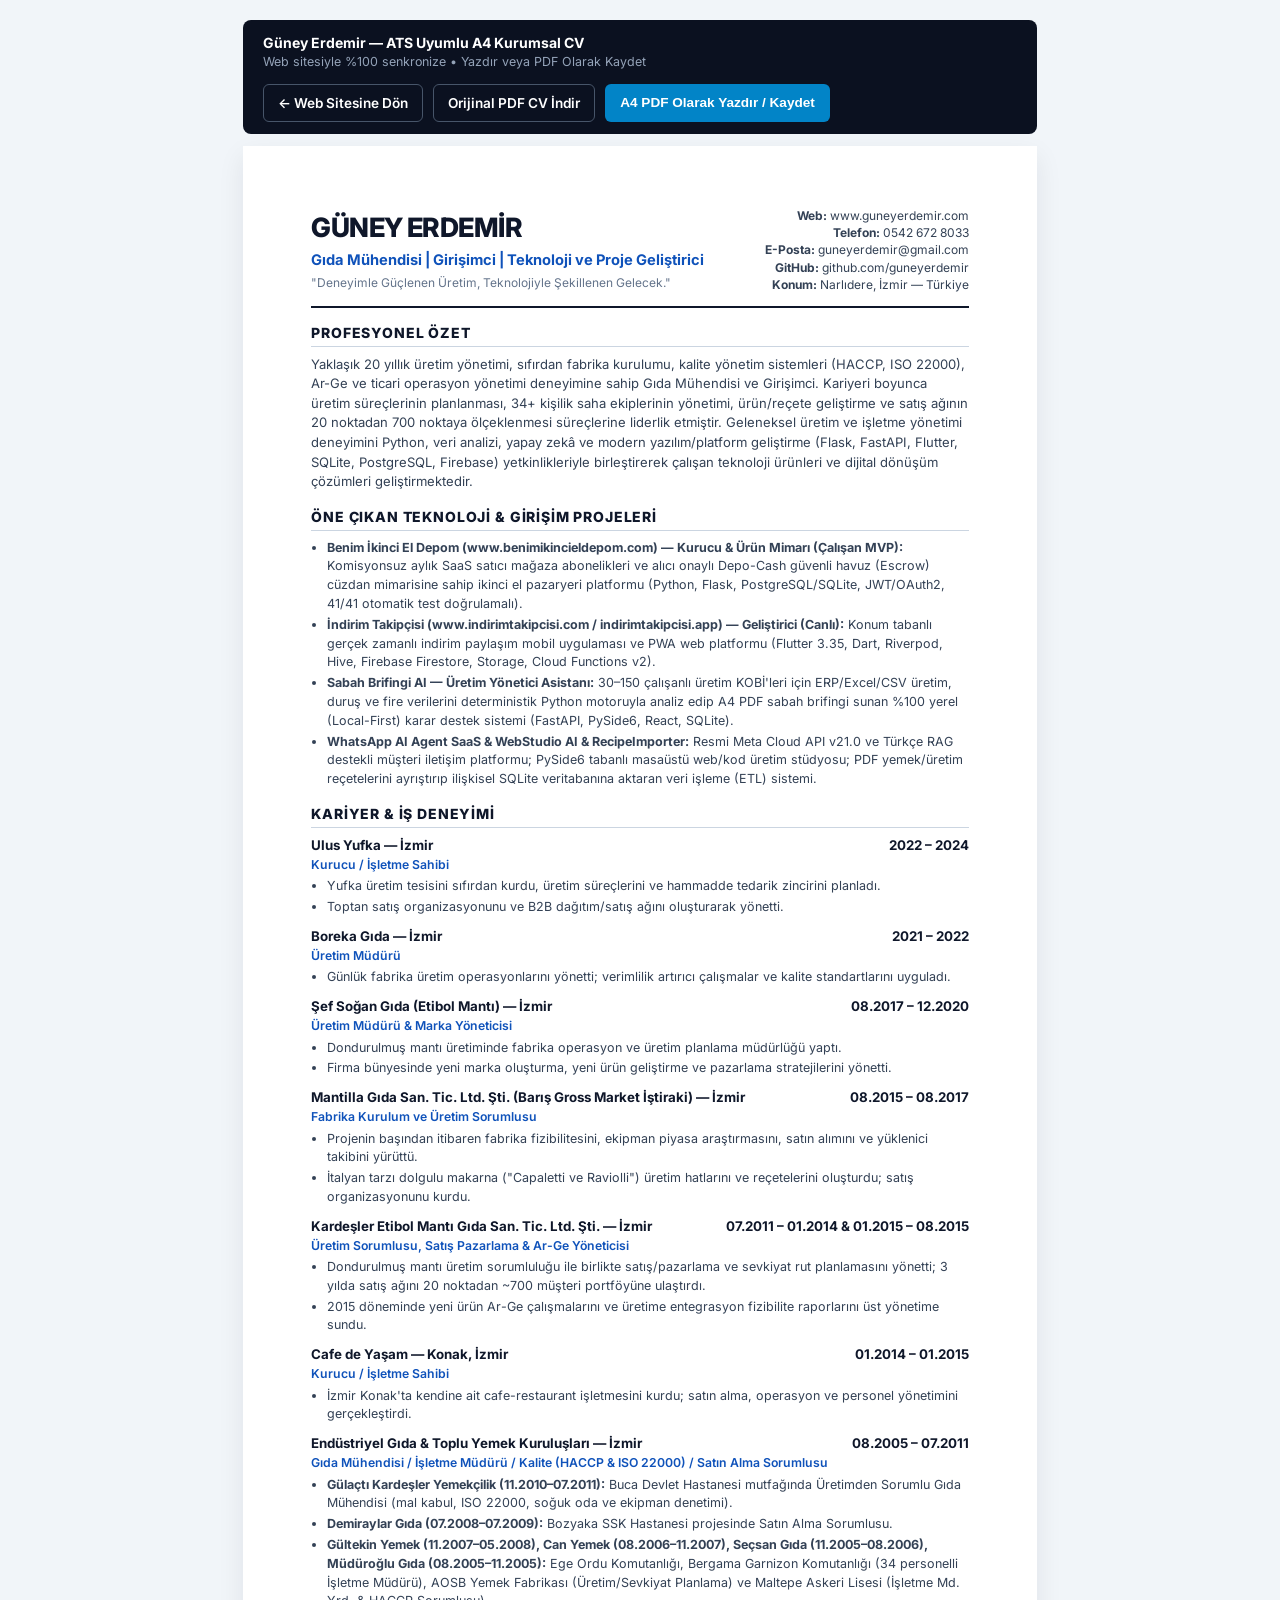
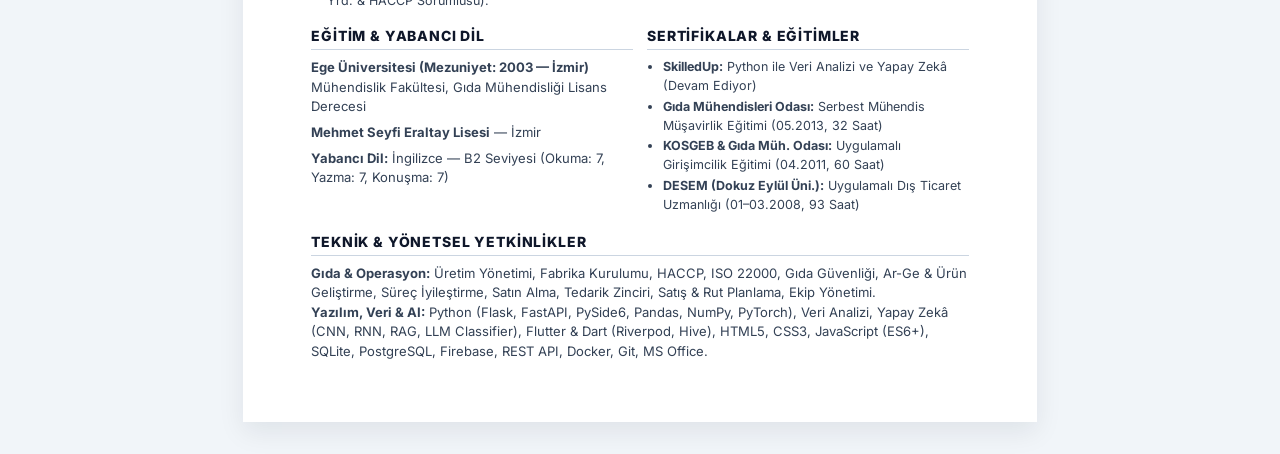
<file: cv/ats-cv.html>
<!DOCTYPE html>
<html lang="tr">
<head>
  <meta charset="UTF-8" />
  <meta name="viewport" content="width=device-width, initial-scale=1.0" />
  <title>Güney Erdemir — Kurumsal &amp; ATS Uyumlu Özgeçmiş (CV)</title>
  <meta name="description" content="Güney Erdemir — Gıda Mühendisi, Girişimci ve Teknoloji Proje Geliştirici Kurumsal &amp; ATS Uyumlu Özgeçmiş (CV)." />
  <meta name="robots" content="index, follow" />
  <link rel="canonical" href="https://guneyerdemir.com/cv/ats-cv.html" />
  <link rel="icon" type="image/svg+xml" href="../assets/images/favicon.svg" />
  <meta property="og:type" content="profile" />
  <meta property="og:url" content="https://guneyerdemir.com/cv/ats-cv.html" />
  <meta property="og:site_name" content="Güney Erdemir — guneyerdemir.com" />
  <meta property="og:title" content="Güney Erdemir — Kurumsal &amp; ATS Uyumlu Özgeçmiş (CV)" />
  <meta property="og:description" content="Güney Erdemir — Gıda Mühendisi, Girişimci ve Teknoloji Proje Geliştirici Kurumsal &amp; ATS Uyumlu Özgeçmiş (CV)." />
  <meta property="og:image" content="https://guneyerdemir.com/assets/images/guney-erdemir.png" />
  <meta name="twitter:card" content="summary_large_image" />
  <meta name="twitter:title" content="Güney Erdemir — Kurumsal &amp; ATS Uyumlu Özgeçmiş (CV)" />
  <meta name="twitter:description" content="Güney Erdemir — Gıda Mühendisi, Girişimci ve Teknoloji Proje Geliştirici Kurumsal &amp; ATS Uyumlu Özgeçmiş (CV)." />
  <meta name="twitter:image" content="https://guneyerdemir.com/assets/images/guney-erdemir.png" />
  <link rel="preconnect" href="https://fonts.googleapis.com" />
  <link rel="preconnect" href="https://fonts.gstatic.com" crossorigin />
  <link href="https://fonts.googleapis.com/css2?family=Inter:wght@400;500;600;700;800&amp;display=swap" rel="stylesheet" />
  <style>
    :root {
      --ink: #0F172A;
      --sub: #334155;
      --muted: #64748B;
      --accent: #0F52BA;
      --border: #CBD5E1;
    }
    * { box-sizing: border-box; margin: 0; padding: 0; }
    body {
      font-family: 'Inter', -apple-system, BlinkMacSystemFont, 'Segoe UI', Roboto, sans-serif;
      background: #F1F5F9;
      color: var(--ink);
      line-height: 1.5;
      font-size: 10.5pt;
    }
    .toolbar {
      max-width: 210mm;
      margin: 20px auto 12px;
      background: #0B1120;
      color: #FFFFFF;
      padding: 12px 20px;
      border-radius: 8px;
      display: flex;
      flex-wrap: wrap;
      align-items: center;
      justify-content: space-between;
      gap: 12px;
    }
    .toolbar-actions { display: flex; gap: 10px; flex-wrap: wrap; }
    .btn {
      display: inline-flex;
      align-items: center;
      gap: 6px;
      padding: 8px 14px;
      border-radius: 6px;
      font-size: 0.85rem;
      font-weight: 600;
      text-decoration: none;
      cursor: pointer;
      border: 1px solid transparent;
    }
    .btn-primary { background: #0284C7; color: #FFFFFF; }
    .btn-outline { background: transparent; color: #FFFFFF; border-color: #475569; }
    .page {
      width: 210mm;
      min-height: 297mm;
      margin: 0 auto 32px;
      background: #FFFFFF;
      padding: 16mm 18mm;
      box-shadow: 0 10px 25px rgba(15, 23, 42, 0.08);
    }
    header {
      border-bottom: 2px solid var(--ink);
      padding-bottom: 12px;
      margin-bottom: 14px;
      display: flex;
      justify-content: space-between;
      align-items: flex-start;
      gap: 16px;
    }
    h1 { font-size: 20pt; font-weight: 800; letter-spacing: -0.02em; color: var(--ink); }
    .headline { font-size: 11pt; font-weight: 700; color: var(--accent); margin-top: 2px; }
    .contact-block {
      text-align: right;
      font-size: 9pt;
      color: var(--sub);
      line-height: 1.45;
    }
    section { margin-bottom: 14px; }
    h2 {
      font-size: 10.5pt;
      font-weight: 800;
      text-transform: uppercase;
      letter-spacing: 0.06em;
      color: var(--ink);
      border-bottom: 1px solid var(--border);
      padding-bottom: 3px;
      margin-bottom: 8px;
    }
    p { color: var(--sub); font-size: 9.8pt; }
    .exp-item { margin-bottom: 10px; }
    .exp-head {
      display: flex;
      justify-content: space-between;
      font-weight: 700;
      font-size: 10pt;
      color: var(--ink);
    }
    .exp-sub {
      font-size: 9.2pt;
      font-weight: 600;
      color: var(--accent);
      margin-bottom: 3px;
    }
    ul { padding-left: 16px; color: var(--sub); font-size: 9.4pt; }
    li { margin-bottom: 2px; }
    .two-col {
      display: grid;
      grid-template-columns: 1fr 1fr;
      gap: 14px;
    }
    @media print {
      body { background: #FFFFFF; }
      .toolbar { display: none !important; }
      .page {
        width: 100%;
        margin: 0;
        padding: 10mm 12mm;
        box-shadow: none;
      }
    }
  </style>
</head>
<body>
  <div class="toolbar">
    <div>
      <strong>Güney Erdemir — ATS Uyumlu A4 Kurumsal CV</strong>
      <div style="font-size:0.78rem;color:#94A3B8;">Web sitesiyle %100 senkronize • Yazdır veya PDF Olarak Kaydet</div>
    </div>
    <div class="toolbar-actions">
      <a href="../index.html" class="btn btn-outline">← Web Sitesine Dön</a>
      <a href="CV_Guney_Erdemir.pdf" download class="btn btn-outline">Orijinal PDF CV İndir</a>
      <button type="button" onclick="window.print()" class="btn btn-primary">A4 PDF Olarak Yazdır / Kaydet</button>
    </div>
  </div>

  <div class="page">
    <header>
      <div>
        <h1>GÜNEY ERDEMİR</h1>
        <div class="headline">Gıda Mühendisi | Girişimci | Teknoloji ve Proje Geliştirici</div>
        <div style="font-size:9pt;color:var(--muted);margin-top:3px;">"Deneyimle Güçlenen Üretim, Teknolojiyle Şekillenen Gelecek."</div>
      </div>
      <div class="contact-block">
        <div><strong>Web:</strong> www.guneyerdemir.com</div>
        <div><strong>Telefon:</strong> 0542 672 8033</div>
        <div><strong>E-Posta:</strong> guneyerdemir@gmail.com</div>
        <div><strong>GitHub:</strong> github.com/guneyerdemir</div>
        <div><strong>Konum:</strong> Narlıdere, İzmir — Türkiye</div>
      </div>
    </header>

    <section>
      <h2>Profesyonel Özet</h2>
      <p>
        Yaklaşık 20 yıllık üretim yönetimi, sıfırdan fabrika kurulumu, kalite yönetim sistemleri (HACCP, ISO 22000), Ar-Ge ve ticari operasyon yönetimi deneyimine sahip Gıda Mühendisi ve Girişimci. Kariyeri boyunca üretim süreçlerinin planlanması, 34+ kişilik saha ekiplerinin yönetimi, ürün/reçete geliştirme ve satış ağının 20 noktadan 700 noktaya ölçeklenmesi süreçlerine liderlik etmiştir. Geleneksel üretim ve işletme yönetimi deneyimini Python, veri analizi, yapay zekâ ve modern yazılım/platform geliştirme (Flask, FastAPI, Flutter, SQLite, PostgreSQL, Firebase) yetkinlikleriyle birleştirerek çalışan teknoloji ürünleri ve dijital dönüşüm çözümleri geliştirmektedir.
      </p>
    </section>

    <section>
      <h2>Öne Çıkan Teknoloji &amp; Girişim Projeleri</h2>
      <ul>
        <li><strong>Benim İkinci El Depom (www.benimikincieldepom.com) — Kurucu &amp; Ürün Mimarı (Çalışan MVP):</strong> Komisyonsuz aylık SaaS satıcı mağaza abonelikleri ve alıcı onaylı Depo-Cash güvenli havuz (Escrow) cüzdan mimarisine sahip ikinci el pazaryeri platformu (Python, Flask, PostgreSQL/SQLite, JWT/OAuth2, 41/41 otomatik test doğrulamalı).</li>
        <li><strong>İndirim Takipçisi (www.indirimtakipcisi.com / indirimtakipcisi.app) — Geliştirici (Canlı):</strong> Konum tabanlı gerçek zamanlı indirim paylaşım mobil uygulaması ve PWA web platformu (Flutter 3.35, Dart, Riverpod, Hive, Firebase Firestore, Storage, Cloud Functions v2).</li>
        <li><strong>Sabah Brifingi AI — Üretim Yönetici Asistanı:</strong> 30–150 çalışanlı üretim KOBİ'leri için ERP/Excel/CSV üretim, duruş ve fire verilerini deterministik Python motoruyla analiz edip A4 PDF sabah brifingi sunan %100 yerel (Local-First) karar destek sistemi (FastAPI, PySide6, React, SQLite).</li>
        <li><strong>WhatsApp AI Agent SaaS &amp; WebStudio AI &amp; RecipeImporter:</strong> Resmi Meta Cloud API v21.0 ve Türkçe RAG destekli müşteri iletişim platformu; PySide6 tabanlı masaüstü web/kod üretim stüdyosu; PDF yemek/üretim reçetelerini ayrıştırıp ilişkisel SQLite veritabanına aktaran veri işleme (ETL) sistemi.</li>
      </ul>
    </section>

    <section>
      <h2>Kariyer &amp; İş Deneyimi</h2>

      <div class="exp-item">
        <div class="exp-head"><span>Ulus Yufka — İzmir</span><span>2022 – 2024</span></div>
        <div class="exp-sub">Kurucu / İşletme Sahibi</div>
        <ul>
          <li>Yufka üretim tesisini sıfırdan kurdu, üretim süreçlerini ve hammadde tedarik zincirini planladı.</li>
          <li>Toptan satış organizasyonunu ve B2B dağıtım/satış ağını oluşturarak yönetti.</li>
        </ul>
      </div>

      <div class="exp-item">
        <div class="exp-head"><span>Boreka Gıda — İzmir</span><span>2021 – 2022</span></div>
        <div class="exp-sub">Üretim Müdürü</div>
        <ul>
          <li>Günlük fabrika üretim operasyonlarını yönetti; verimlilik artırıcı çalışmalar ve kalite standartlarını uyguladı.</li>
        </ul>
      </div>

      <div class="exp-item">
        <div class="exp-head"><span>Şef Soğan Gıda (Etibol Mantı) — İzmir</span><span>08.2017 – 12.2020</span></div>
        <div class="exp-sub">Üretim Müdürü &amp; Marka Yöneticisi</div>
        <ul>
          <li>Dondurulmuş mantı üretiminde fabrika operasyon ve üretim planlama müdürlüğü yaptı.</li>
          <li>Firma bünyesinde yeni marka oluşturma, yeni ürün geliştirme ve pazarlama stratejilerini yönetti.</li>
        </ul>
      </div>

      <div class="exp-item">
        <div class="exp-head"><span>Mantilla Gıda San. Tic. Ltd. Şti. (Barış Gross Market İştiraki) — İzmir</span><span>08.2015 – 08.2017</span></div>
        <div class="exp-sub">Fabrika Kurulum ve Üretim Sorumlusu</div>
        <ul>
          <li>Projenin başından itibaren fabrika fizibilitesini, ekipman piyasa araştırmasını, satın alımını ve yüklenici takibini yürüttü.</li>
          <li>İtalyan tarzı dolgulu makarna ("Capaletti ve Raviolli") üretim hatlarını ve reçetelerini oluşturdu; satış organizasyonunu kurdu.</li>
        </ul>
      </div>

      <div class="exp-item">
        <div class="exp-head"><span>Kardeşler Etibol Mantı Gıda San. Tic. Ltd. Şti. — İzmir</span><span>07.2011 – 01.2014 &amp; 01.2015 – 08.2015</span></div>
        <div class="exp-sub">Üretim Sorumlusu, Satış Pazarlama &amp; Ar-Ge Yöneticisi</div>
        <ul>
          <li>Dondurulmuş mantı üretim sorumluluğu ile birlikte satış/pazarlama ve sevkiyat rut planlamasını yönetti; 3 yılda satış ağını 20 noktadan ~700 müşteri portföyüne ulaştırdı.</li>
          <li>2015 döneminde yeni ürün Ar-Ge çalışmalarını ve üretime entegrasyon fizibilite raporlarını üst yönetime sundu.</li>
        </ul>
      </div>

      <div class="exp-item">
        <div class="exp-head"><span>Cafe de Yaşam — Konak, İzmir</span><span>01.2014 – 01.2015</span></div>
        <div class="exp-sub">Kurucu / İşletme Sahibi</div>
        <ul>
          <li>İzmir Konak'ta kendine ait cafe-restaurant işletmesini kurdu; satın alma, operasyon ve personel yönetimini gerçekleştirdi.</li>
        </ul>
      </div>

      <div class="exp-item">
        <div class="exp-head"><span>Endüstriyel Gıda &amp; Toplu Yemek Kuruluşları — İzmir</span><span>08.2005 – 07.2011</span></div>
        <div class="exp-sub">Gıda Mühendisi / İşletme Müdürü / Kalite (HACCP &amp; ISO 22000) / Satın Alma Sorumlusu</div>
        <ul>
          <li><strong>Gülaçtı Kardeşler Yemekçilik (11.2010–07.2011):</strong> Buca Devlet Hastanesi mutfağında Üretimden Sorumlu Gıda Mühendisi (mal kabul, ISO 22000, soğuk oda ve ekipman denetimi).</li>
          <li><strong>Demiraylar Gıda (07.2008–07.2009):</strong> Bozyaka SSK Hastanesi projesinde Satın Alma Sorumlusu.</li>
          <li><strong>Gültekin Yemek (11.2007–05.2008), Can Yemek (08.2006–11.2007), Seçsan Gıda (11.2005–08.2006), Müdüroğlu Gıda (08.2005–11.2005):</strong> Ege Ordu Komutanlığı, Bergama Garnizon Komutanlığı (34 personelli İşletme Müdürü), AOSB Yemek Fabrikası (Üretim/Sevkiyat Planlama) ve Maltepe Askeri Lisesi (İşletme Md. Yrd. &amp; HACCP Sorumlusu).</li>
        </ul>
      </div>
    </section>

    <div class="two-col">
      <section>
        <h2>Eğitim &amp; Yabancı Dil</h2>
        <p><strong>Ege Üniversitesi (Mezuniyet: 2003 — İzmir)</strong><br/>Mühendislik Fakültesi, Gıda Mühendisliği Lisans Derecesi</p>
        <p style="margin-top:6px;"><strong>Mehmet Seyfi Eraltay Lisesi</strong> — İzmir</p>
        <p style="margin-top:6px;"><strong>Yabancı Dil:</strong> İngilizce — B2 Seviyesi (Okuma: 7, Yazma: 7, Konuşma: 7)</p>
      </section>

      <section>
        <h2>Sertifikalar &amp; Eğitimler</h2>
        <ul>
          <li><strong>SkilledUp:</strong> Python ile Veri Analizi ve Yapay Zekâ (Devam Ediyor)</li>
          <li><strong>Gıda Mühendisleri Odası:</strong> Serbest Mühendis Müşavirlik Eğitimi (05.2013, 32 Saat)</li>
          <li><strong>KOSGEB &amp; Gıda Müh. Odası:</strong> Uygulamalı Girişimcilik Eğitimi (04.2011, 60 Saat)</li>
          <li><strong>DESEM (Dokuz Eylül Üni.):</strong> Uygulamalı Dış Ticaret Uzmanlığı (01–03.2008, 93 Saat)</li>
        </ul>
      </section>
    </div>

    <section style="margin-bottom:0;">
      <h2>Teknik &amp; Yönetsel Yetkinlikler</h2>
      <p>
        <strong>Gıda &amp; Operasyon:</strong> Üretim Yönetimi, Fabrika Kurulumu, HACCP, ISO 22000, Gıda Güvenliği, Ar-Ge &amp; Ürün Geliştirme, Süreç İyileştirme, Satın Alma, Tedarik Zinciri, Satış &amp; Rut Planlama, Ekip Yönetimi.<br/>
        <strong>Yazılım, Veri &amp; AI:</strong> Python (Flask, FastAPI, PySide6, Pandas, NumPy, PyTorch), Veri Analizi, Yapay Zekâ (CNN, RNN, RAG, LLM Classifier), Flutter &amp; Dart (Riverpod, Hive), HTML5, CSS3, JavaScript (ES6+), SQLite, PostgreSQL, Firebase, REST API, Docker, Git, MS Office.
      </p>
    </section>
  </div>
</body>
</html>
</file>
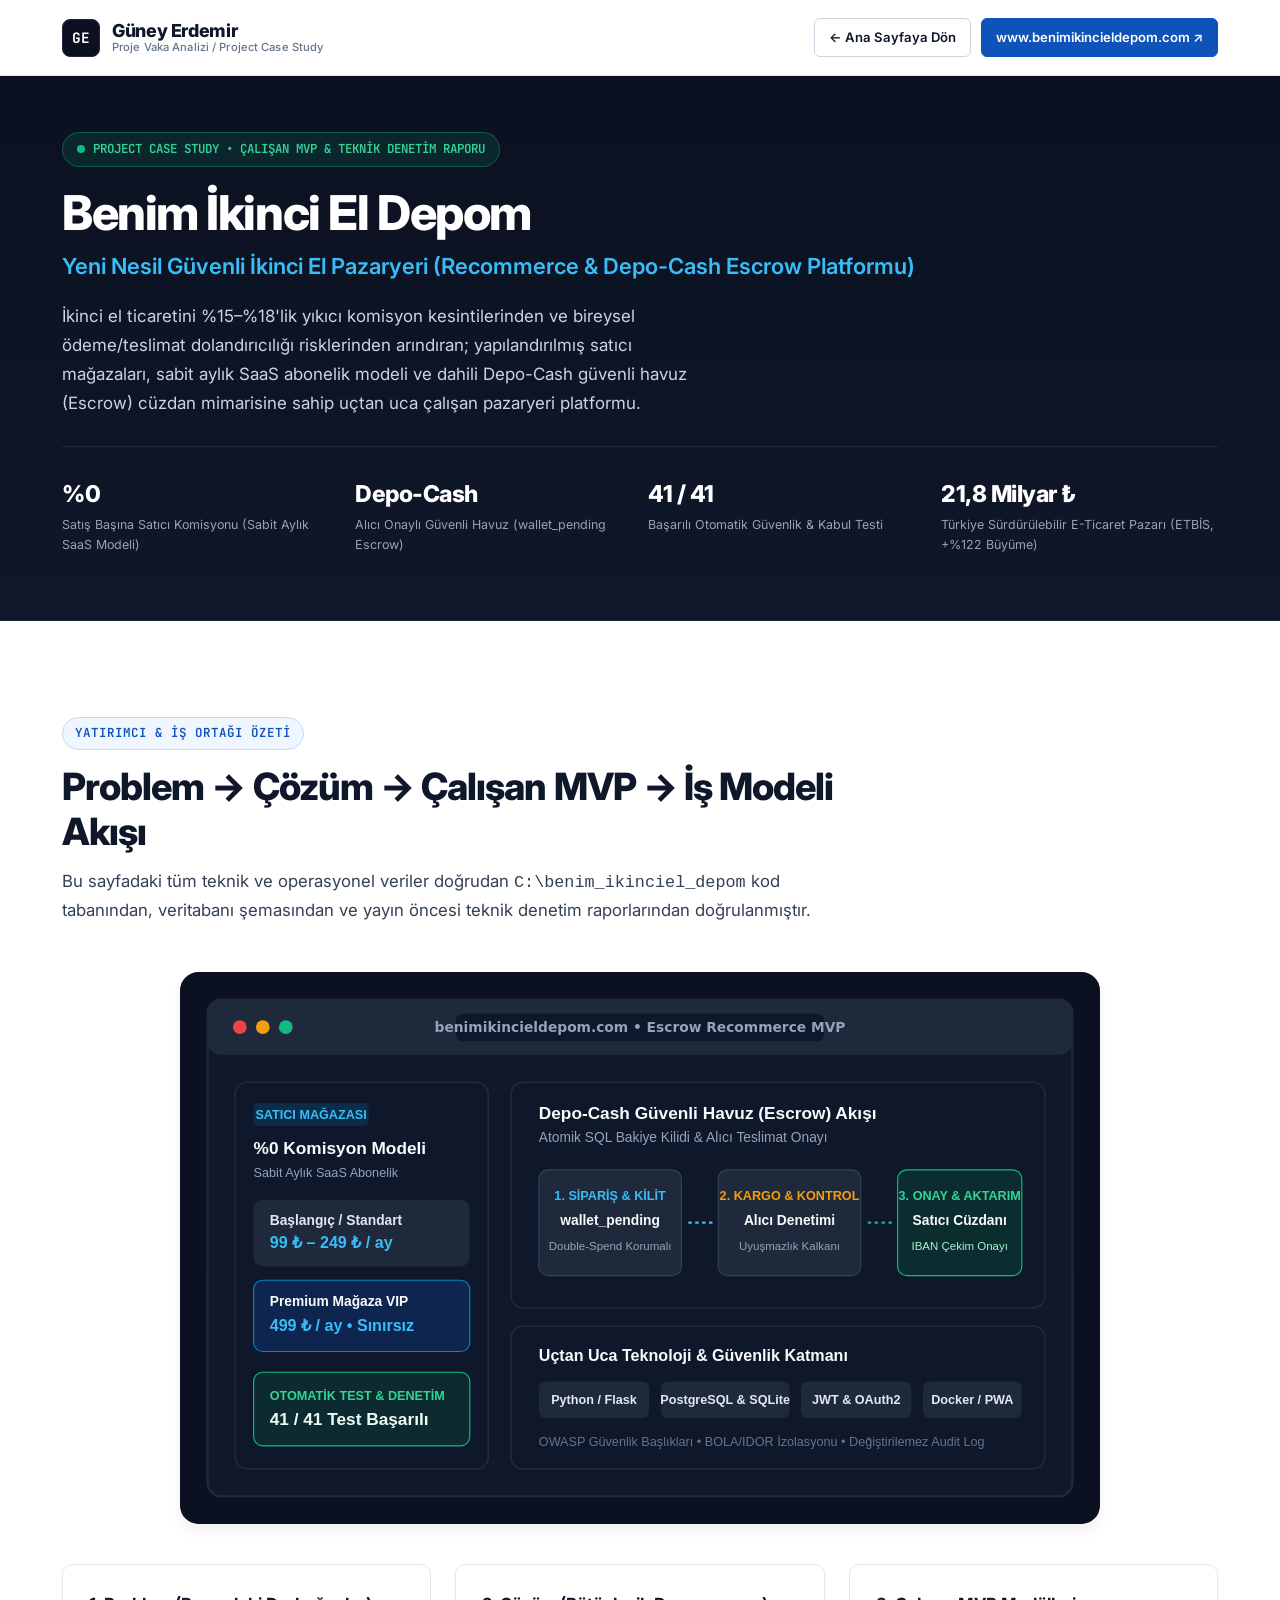
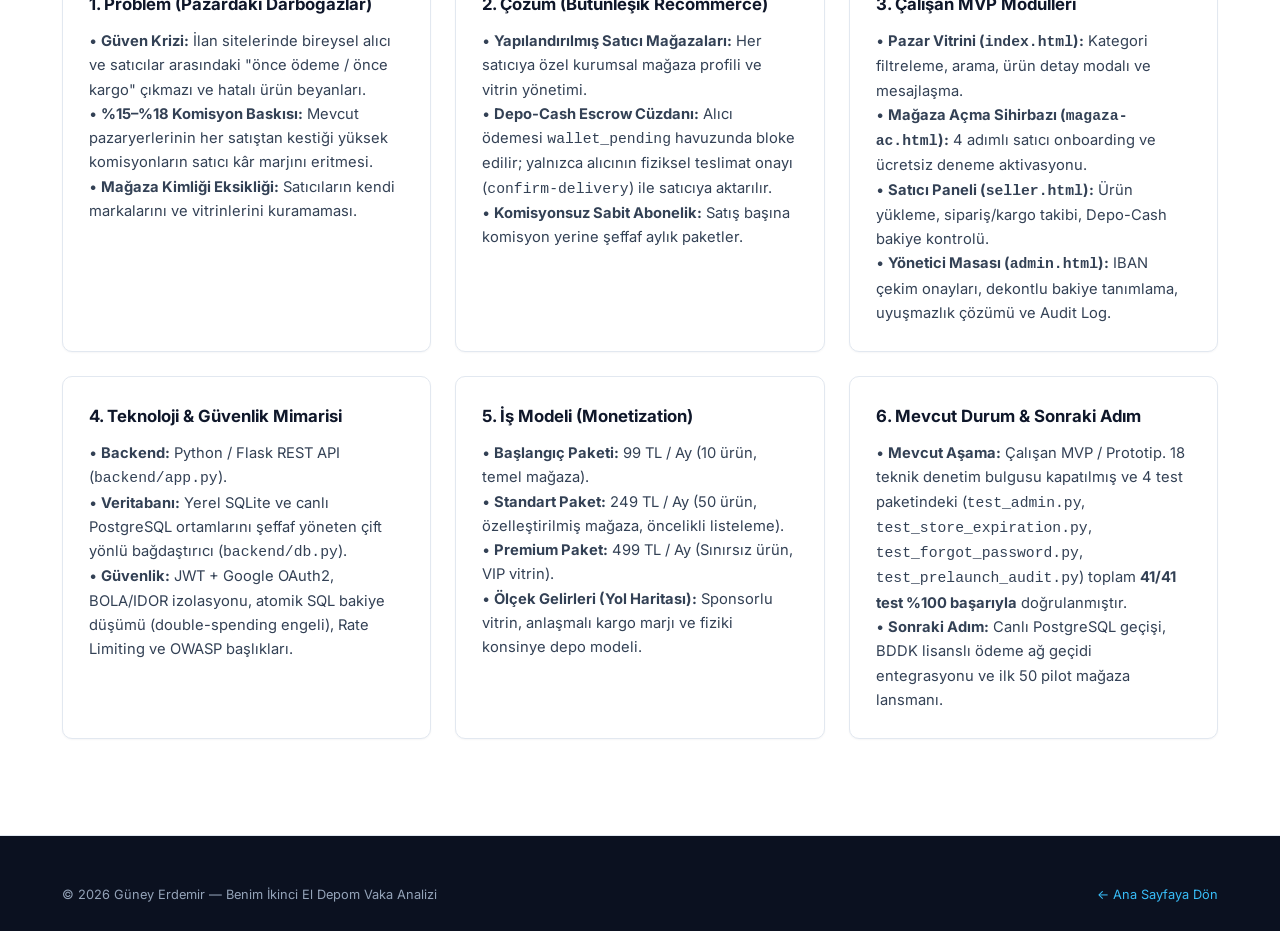
<file: projects/benim-ikinci-el-depom.html>
<!DOCTYPE html>
<html lang="tr">
<head>
  <meta charset="UTF-8" />
  <meta name="viewport" content="width=device-width, initial-scale=1.0" />
  <title>Benim İkinci El Depom — Yatırımcı &amp; Teknik Vaka Analizi | Güney Erdemir</title>
  <meta name="description" content="Benim İkinci El Depom (benim_ikinciel_depom.com) — Komisyonsuz SaaS mağaza modeli ve Depo-Cash güvenli havuz (Escrow) cüzdan mimarisine sahip ikinci el pazaryeri MVP vaka analizi." />
  <meta name="robots" content="index, follow" />
  <link rel="canonical" href="https://guneyerdemir.com/projects/benim-ikinci-el-depom.html" />
  <link rel="icon" type="image/svg+xml" href="../assets/images/favicon.svg" />
  <meta property="og:type" content="article" />
  <meta property="og:url" content="https://guneyerdemir.com/projects/benim-ikinci-el-depom.html" />
  <meta property="og:site_name" content="Güney Erdemir — guneyerdemir.com" />
  <meta property="og:title" content="Benim İkinci El Depom — Yatırımcı &amp; Teknik Vaka Analizi | Güney Erdemir" />
  <meta property="og:description" content="Komisyonsuz SaaS mağaza modeli ve Depo-Cash güvenli havuz (Escrow) cüzdan mimarisine sahip ikinci el pazaryeri MVP vaka analizi." />
  <meta property="og:image" content="https://guneyerdemir.com/assets/images/guney-erdemir.png" />
  <meta name="twitter:card" content="summary_large_image" />
  <meta name="twitter:title" content="Benim İkinci El Depom — Yatırımcı &amp; Teknik Vaka Analizi | Güney Erdemir" />
  <meta name="twitter:description" content="Komisyonsuz SaaS mağaza modeli ve Depo-Cash güvenli havuz (Escrow) cüzdan mimarisine sahip ikinci el pazaryeri MVP vaka analizi." />
  <meta name="twitter:image" content="https://guneyerdemir.com/assets/images/guney-erdemir.png" />
  <link rel="preconnect" href="https://fonts.googleapis.com" />
  <link rel="preconnect" href="https://fonts.gstatic.com" crossorigin />
  <link href="https://fonts.googleapis.com/css2?family=Inter:wght@400;500;600;700;800&amp;family=JetBrains+Mono:wght@500;600;700&amp;display=swap" rel="stylesheet" />
  <link rel="stylesheet" href="../css/style.css" />
</head>
<body>
  <header class="site-header">
    <div class="container header-inner">
      <a href="../index.html" class="brand-logo">
        <span class="brand-monogram">GE</span>
        <span class="brand-text-wrap">
          <span>Güney Erdemir</span>
          <span class="brand-role-tag">Proje Vaka Analizi / Project Case Study</span>
        </span>
      </a>
      <div class="header-actions">
        <a href="../index.html#depom-case-study" class="btn btn-sm btn-outline">← Ana Sayfaya Dön</a>
        <a href="https://www.benimikincieldepom.com" target="_blank" rel="noopener noreferrer" class="btn btn-sm btn-primary">www.benimikincieldepom.com ↗</a>
      </div>
    </div>
  </header>

  <main>
    <!-- HERO -->
    <section class="hero-section" style="padding:56px 0 64px;">
      <div class="container">
        <div class="hero-status-pill">
          <span class="status-dot"></span>
          <span>PROJECT CASE STUDY • ÇALIŞAN MVP &amp; TEKNİK DENETİM RAPORU</span>
        </div>
        <h1 class="hero-name" style="font-size:clamp(2rem, 4vw, 3rem);">Benim İkinci El Depom</h1>
        <p class="hero-role">Yeni Nesil Güvenli İkinci El Pazaryeri (Recommerce &amp; Depo-Cash Escrow Platformu)</p>
        <p class="hero-lead">
          İkinci el ticaretini %15–%18'lik yıkıcı komisyon kesintilerinden ve bireysel ödeme/teslimat dolandırıcılığı risklerinden arındıran; yapılandırılmış satıcı mağazaları, sabit aylık SaaS abonelik modeli ve dahili Depo-Cash güvenli havuz (Escrow) cüzdan mimarisine sahip uçtan uca çalışan pazaryeri platformu.
        </p>

        <div class="hero-metrics-bar">
          <div class="metric-item">
            <span class="metric-value">%0</span>
            <span class="metric-label">Satış Başına Satıcı Komisyonu (Sabit Aylık SaaS Modeli)</span>
          </div>
          <div class="metric-item">
            <span class="metric-value">Depo-Cash</span>
            <span class="metric-label">Alıcı Onaylı Güvenli Havuz (wallet_pending Escrow)</span>
          </div>
          <div class="metric-item">
            <span class="metric-value">41 / 41</span>
            <span class="metric-label">Başarılı Otomatik Güvenlik &amp; Kabul Testi</span>
          </div>
          <div class="metric-item">
            <span class="metric-value">21,8 Milyar ₺</span>
            <span class="metric-label">Türkiye Sürdürülebilir E-Ticaret Pazarı (ETBİS, +%122 Büyüme)</span>
          </div>
        </div>
      </div>
    </section>

    <!-- YATIRIMCI VAKA ANALİZİ AKIŞI: PROBLEM -> SOLUTION -> MVP -> TECH -> BUSINESS MODEL -> STAGE -> NEXT STEP -->
    <section class="section">
      <div class="container">
        <div class="section-header">
          <span class="section-eyebrow">YATIRIMCI &amp; İŞ ORTAĞI ÖZETİ</span>
          <h2 class="section-title">Problem → Çözüm → Çalışan MVP → İş Modeli Akışı</h2>
          <p class="section-subtitle">
            Bu sayfadaki tüm teknik ve operasyonel veriler doğrudan <code>C:\benim_ikinciel_depom</code> kod tabanından, veritabanı şemasından ve yayın öncesi teknik denetim raporlarından doğrulanmıştır.
          </p>
        </div>

        <div style="margin-bottom:40px;">
          <img src="../assets/images/project-depom.svg" alt="Benim İkinci El Depom Mimari Özeti" style="width:100%;max-width:920px;margin:0 auto;border-radius:16px;box-shadow:var(--shadow-md);" />
        </div>

        <div class="about-grid">
          <article class="about-card">
            <h3>1. Problem (Pazardaki Darboğazlar)</h3>
            <p>
              • <strong>Güven Krizi:</strong> İlan sitelerinde bireysel alıcı ve satıcılar arasındaki "önce ödeme / önce kargo" çıkmazı ve hatalı ürün beyanları.<br/>
              • <strong>%15–%18 Komisyon Baskısı:</strong> Mevcut pazaryerlerinin her satıştan kestiği yüksek komisyonların satıcı kâr marjını eritmesi.<br/>
              • <strong>Mağaza Kimliği Eksikliği:</strong> Satıcıların kendi markalarını ve vitrinlerini kuramaması.
            </p>
          </article>

          <article class="about-card">
            <h3>2. Çözüm (Bütünleşik Recommerce)</h3>
            <p>
              • <strong>Yapılandırılmış Satıcı Mağazaları:</strong> Her satıcıya özel kurumsal mağaza profili ve vitrin yönetimi.<br/>
              • <strong>Depo-Cash Escrow Cüzdanı:</strong> Alıcı ödemesi <code>wallet_pending</code> havuzunda bloke edilir; yalnızca alıcının fiziksel teslimat onayı (<code>confirm-delivery</code>) ile satıcıya aktarılır.<br/>
              • <strong>Komisyonsuz Sabit Abonelik:</strong> Satış başına komisyon yerine şeffaf aylık paketler.
            </p>
          </article>

          <article class="about-card">
            <h3>3. Çalışan MVP Modülleri</h3>
            <p>
              • <strong>Pazar Vitrini (<code>index.html</code>):</strong> Kategori filtreleme, arama, ürün detay modalı ve mesajlaşma.<br/>
              • <strong>Mağaza Açma Sihirbazı (<code>magaza-ac.html</code>):</strong> 4 adımlı satıcı onboarding ve ücretsiz deneme aktivasyonu.<br/>
              • <strong>Satıcı Paneli (<code>seller.html</code>):</strong> Ürün yükleme, sipariş/kargo takibi, Depo-Cash bakiye kontrolü.<br/>
              • <strong>Yönetici Masası (<code>admin.html</code>):</strong> IBAN çekim onayları, dekontlu bakiye tanımlama, uyuşmazlık çözümü ve Audit Log.
            </p>
          </article>

          <article class="about-card">
            <h3>4. Teknoloji &amp; Güvenlik Mimarisi</h3>
            <p>
              • <strong>Backend:</strong> Python / Flask REST API (<code>backend/app.py</code>).<br/>
              • <strong>Veritabanı:</strong> Yerel SQLite ve canlı PostgreSQL ortamlarını şeffaf yöneten çift yönlü bağdaştırıcı (<code>backend/db.py</code>).<br/>
              • <strong>Güvenlik:</strong> JWT + Google OAuth2, BOLA/IDOR izolasyonu, atomik SQL bakiye düşümü (double-spending engeli), Rate Limiting ve OWASP başlıkları.
            </p>
          </article>

          <article class="about-card">
            <h3>5. İş Modeli (Monetization)</h3>
            <p>
              • <strong>Başlangıç Paketi:</strong> 99 TL / Ay (10 ürün, temel mağaza).<br/>
              • <strong>Standart Paket:</strong> 249 TL / Ay (50 ürün, özelleştirilmiş mağaza, öncelikli listeleme).<br/>
              • <strong>Premium Paket:</strong> 499 TL / Ay (Sınırsız ürün, VIP vitrin).<br/>
              • <strong>Ölçek Gelirleri (Yol Haritası):</strong> Sponsorlu vitrin, anlaşmalı kargo marjı ve fiziki konsinye depo modeli.
            </p>
          </article>

          <article class="about-card">
            <h3>6. Mevcut Durum &amp; Sonraki Adım</h3>
            <p>
              • <strong>Mevcut Aşama:</strong> Çalışan MVP / Prototip. 18 teknik denetim bulgusu kapatılmış ve 4 test paketindeki (<code>test_admin.py</code>, <code>test_store_expiration.py</code>, <code>test_forgot_password.py</code>, <code>test_prelaunch_audit.py</code>) toplam <strong>41/41 test %100 başarıyla</strong> doğrulanmıştır.<br/>
              • <strong>Sonraki Adım:</strong> Canlı PostgreSQL geçişi, BDDK lisanslı ödeme ağ geçidi entegrasyonu ve ilk 50 pilot mağaza lansmanı.
            </p>
          </article>
        </div>
      </div>
    </section>
  </main>

  <footer class="site-footer">
    <div class="container">
      <div class="footer-bottom" style="padding-top:0;">
        <span>&copy; 2026 Güney Erdemir — Benim İkinci El Depom Vaka Analizi</span>
        <a href="../index.html" style="color:#38BDF8;">← Ana Sayfaya Dön</a>
      </div>
    </div>
  </footer>
</body>
</html>
</file>
<file: css/style.css>
/* ==========================================================================
   GÜNEY ERDEMİR — KURUMSAL CV, PORTFÖY & GİRİŞİMCİ PROFİL WEB SİTESİ
   Tasarım Dili: Kurumsal + Teknoloji (Executive Minimal & Investor-Ready)
   ========================================================================== */

:root {
  /* Ana Renk Paleti (Koyu Ana Renk + Açık Arka Plan + Tek Vurgu Rengi) */
  --bg-primary: #FFFFFF;
  --bg-secondary: #F8FAFC;
  --bg-tertiary: #F1F5F9;
  --bg-dark: #0B1120;
  --bg-dark-card: #111827;
  --bg-dark-elevated: #1E293B;

  /* Metin Renkleri (WCAG AA/AAA Uyumlu Kontrast) */
  --text-primary: #0F172A;
  --text-secondary: #334155;
  --text-muted: #64748B;
  --text-on-dark: #F8FAFC;
  --text-on-dark-muted: #94A3B8;

  /* Kurumsal Vurgu Rengi (Executive Cobalt / Tech Blue) */
  --accent: #0F52BA;
  --accent-hover: #0A3D8F;
  --accent-light: #EFF6FF;
  --accent-border: #BFDBFE;
  --accent-bright: #0284C7;

  /* Durum & Doğrulama Renkleri */
  --status-verified-bg: #ECFDF5;
  --status-verified-text: #065F46;
  --status-verified-border: #A7F3D0;
  --status-mvp-bg: #EFF6FF;
  --status-mvp-text: #1E40AF;
  --status-mvp-border: #BFDBFE;
  --status-warning-bg: #FFFBEB;
  --status-warning-text: #92400E;
  --status-warning-border: #FDE68A;

  /* Kenarlıklar ve Gölgeler */
  --border-light: #E2E8F0;
  --border-medium: #CBD5E1;
  --border-dark: #1E293B;
  --shadow-xs: 0 1px 2px 0 rgba(15, 23, 42, 0.04);
  --shadow-sm: 0 2px 6px -1px rgba(15, 23, 42, 0.06), 0 1px 3px -1px rgba(15, 23, 42, 0.04);
  --shadow-md: 0 8px 20px -4px rgba(15, 23, 42, 0.08), 0 3px 8px -3px rgba(15, 23, 42, 0.04);
  --shadow-lg: 0 16px 32px -6px rgba(15, 23, 42, 0.12), 0 6px 12px -4px rgba(15, 23, 42, 0.05);

  /* Tipografi */
  --font-sans: 'Inter', -apple-system, BlinkMacSystemFont, 'Segoe UI', Roboto, sans-serif;
  --font-mono: 'JetBrains Mono', 'SFMono-Regular', Consolas, 'Liberation Mono', monospace;

  /* Ölçüler ve Boşluklar */
  --container-max: 1220px;
  --header-height: 76px;
  --radius-sm: 6px;
  --radius-md: 10px;
  --radius-lg: 14px;
  --radius-xl: 20px;
  --transition: 220ms cubic-bezier(0.16, 1, 0.3, 1);
}

/* ==========================================================================
   TEMEL SIFIRLAMA & ERİŞİLEBİLİRLİK (WCAG 2.2 AA)
   ========================================================================== */
*, *::before, *::after {
  box-sizing: border-box;
  margin: 0;
  padding: 0;
}

html {
  scroll-behavior: smooth;
  scroll-padding-top: calc(var(--header-height) + 16px);
  font-size: 16px;
  -webkit-text-size-adjust: 100%;
}

body {
  font-family: var(--font-sans);
  background-color: var(--bg-primary);
  color: var(--text-primary);
  line-height: 1.65;
  -webkit-font-smoothing: antialiased;
  -moz-osx-font-smoothing: grayscale;
  overflow-x: hidden;
}

img, svg {
  max-width: 100%;
  height: auto;
  display: block;
}

a {
  color: var(--accent);
  text-decoration: none;
  transition: color var(--transition);
}

a:hover {
  color: var(--accent-hover);
}

/* Klavye Navigasyonu Focus Halka Desteği */
:focus-visible {
  outline: 2.5px solid var(--accent-bright);
  outline-offset: 3px;
  border-radius: 4px;
}

.skip-link {
  position: absolute;
  top: -100px;
  left: 16px;
  background: var(--bg-dark);
  color: var(--text-on-dark);
  padding: 10px 18px;
  border-radius: var(--radius-sm);
  font-weight: 600;
  z-index: 9999;
  transition: top 0.2s ease;
}

.skip-link:focus {
  top: 12px;
}

/* ==========================================================================
   YERLEŞİM & KONTEYNER
   ========================================================================== */
.container {
  width: 100%;
  max-width: var(--container-max);
  margin: 0 auto;
  padding: 0 20px;
}

@media (min-width: 768px) {
  .container {
    padding: 0 32px;
  }
}

.section {
  padding: 76px 0;
  border-bottom: 1px solid var(--border-light);
}

@media (min-width: 992px) {
  .section {
    padding: 96px 0;
  }
}

.section-alt {
  background-color: var(--bg-secondary);
}

.section-dark {
  background-color: var(--bg-dark);
  color: var(--text-on-dark);
  border-bottom: 1px solid var(--border-dark);
}

/* Bölüm Başlık Hiyerarşisi */
.section-header {
  max-width: 780px;
  margin-bottom: 48px;
}

.section-eyebrow {
  display: inline-flex;
  align-items: center;
  gap: 8px;
  font-family: var(--font-mono);
  font-size: 0.78rem;
  font-weight: 600;
  text-transform: uppercase;
  letter-spacing: 0.08em;
  color: var(--accent);
  background: var(--accent-light);
  border: 1px solid var(--accent-border);
  padding: 5px 12px;
  border-radius: 999px;
  margin-bottom: 14px;
}

.section-dark .section-eyebrow {
  background: rgba(2, 132, 199, 0.15);
  border-color: rgba(56, 189, 248, 0.3);
  color: #38BDF8;
}

.section-title {
  font-size: clamp(1.75rem, 3vw, 2.35rem);
  font-weight: 800;
  letter-spacing: -0.025em;
  line-height: 1.2;
  color: var(--text-primary);
  margin-bottom: 14px;
}

.section-dark .section-title {
  color: var(--text-on-dark);
}

.section-subtitle {
  font-size: 1.05rem;
  color: var(--text-secondary);
  line-height: 1.65;
}

.section-dark .section-subtitle {
  color: var(--text-on-dark-muted);
}

/* ==========================================================================
   ÜST NAVİGASYON (STICKY HEADER & MOBİL MENÜ)
   ========================================================================== */
.site-header {
  position: sticky;
  top: 0;
  z-index: 1000;
  height: var(--header-height);
  background: rgba(255, 255, 255, 0.94);
  backdrop-filter: blur(10px);
  -webkit-backdrop-filter: blur(10px);
  border-bottom: 1px solid var(--border-light);
}

.header-inner {
  display: flex;
  align-items: center;
  justify-content: space-between;
  height: 100%;
  gap: 16px;
}

.brand-logo {
  display: flex;
  align-items: center;
  gap: 12px;
  color: var(--text-primary);
  font-weight: 800;
  font-size: 1.12rem;
  letter-spacing: -0.02em;
}

.brand-logo:hover {
  color: var(--text-primary);
}

.brand-monogram {
  width: 38px;
  height: 38px;
  border-radius: 8px;
  background: var(--bg-dark);
  color: #FFFFFF;
  display: inline-flex;
  align-items: center;
  justify-content: center;
  font-family: var(--font-mono);
  font-size: 0.9rem;
  font-weight: 700;
  border: 1px solid var(--border-dark);
  flex-shrink: 0;
}

.brand-text-wrap {
  display: flex;
  flex-direction: column;
  line-height: 1.15;
}

.brand-role-tag {
  font-size: 0.7rem;
  font-weight: 500;
  color: var(--text-muted);
  letter-spacing: 0.01em;
}

.main-nav {
  display: none;
}

@media (min-width: 1060px) {
  .main-nav {
    display: flex;
    align-items: center;
    gap: 22px;
  }
}

.nav-link {
  font-size: 0.88rem;
  font-weight: 600;
  color: var(--text-secondary);
  padding: 6px 2px;
  position: relative;
  transition: color var(--transition);
}

.nav-link:hover,
.nav-link.active {
  color: var(--accent);
}

.nav-link::after {
  content: '';
  position: absolute;
  bottom: 0;
  left: 0;
  width: 0;
  height: 2px;
  background: var(--accent);
  transition: width var(--transition);
}

.nav-link:hover::after,
.nav-link.active::after {
  width: 100%;
}

.header-actions {
  display: flex;
  align-items: center;
  gap: 10px;
}

/* Dil Değiştirici: TR | EN */
.lang-switcher {
  display: inline-flex;
  align-items: center;
  background: var(--bg-tertiary);
  border: 1px solid var(--border-light);
  border-radius: var(--radius-sm);
  padding: 2px;
}

.lang-btn {
  border: none;
  background: transparent;
  color: var(--text-secondary);
  font-family: var(--font-mono);
  font-size: 0.76rem;
  font-weight: 700;
  padding: 6px 10px;
  border-radius: 4px;
  cursor: pointer;
  min-height: 32px;
  transition: all var(--transition);
}

.lang-btn.active {
  background: var(--bg-dark);
  color: #FFFFFF;
}

/* Mobil Hamburger Butonu */
.mobile-menu-toggle {
  display: inline-flex;
  align-items: center;
  justify-content: center;
  width: 42px;
  height: 42px;
  border: 1px solid var(--border-light);
  background: var(--bg-primary);
  border-radius: var(--radius-sm);
  color: var(--text-primary);
  cursor: pointer;
}

@media (min-width: 1060px) {
  .mobile-menu-toggle {
    display: none;
  }
}

/* Mobil Açılır Menü */
.mobile-nav-drawer {
  display: none;
  background: var(--bg-primary);
  border-bottom: 1px solid var(--border-light);
  padding: 16px 20px 24px;
  box-shadow: var(--shadow-md);
}

.mobile-nav-drawer.open {
  display: block;
}

.mobile-nav-list {
  list-style: none;
  display: flex;
  flex-direction: column;
  gap: 6px;
  margin-bottom: 16px;
}

.mobile-nav-list a {
  display: block;
  padding: 10px 12px;
  font-weight: 600;
  color: var(--text-primary);
  border-radius: var(--radius-sm);
}

.mobile-nav-list a:hover {
  background: var(--bg-secondary);
  color: var(--accent);
}

/* ==========================================================================
   BUTON SİSTEMİ
   ========================================================================== */
.btn {
  display: inline-flex;
  align-items: center;
  justify-content: center;
  gap: 8px;
  font-family: var(--font-sans);
  font-size: 0.92rem;
  font-weight: 600;
  padding: 11px 20px;
  min-height: 44px;
  border-radius: var(--radius-sm);
  border: 1px solid transparent;
  cursor: pointer;
  transition: all var(--transition);
  text-decoration: none;
  white-space: nowrap;
}

.btn-sm {
  font-size: 0.82rem;
  padding: 8px 14px;
  min-height: 36px;
}

.btn-primary {
  background: var(--accent);
  color: #FFFFFF;
  border-color: var(--accent);
}

.btn-primary:hover {
  background: var(--accent-hover);
  border-color: var(--accent-hover);
  color: #FFFFFF;
  transform: translateY(-1px);
  box-shadow: var(--shadow-sm);
}

.btn-dark {
  background: var(--bg-dark);
  color: #FFFFFF;
  border-color: var(--bg-dark);
}

.btn-dark:hover {
  background: #1E293B;
  color: #FFFFFF;
  transform: translateY(-1px);
}

.btn-outline {
  background: transparent;
  color: var(--text-primary);
  border-color: var(--border-medium);
}

.btn-outline:hover {
  background: var(--bg-secondary);
  border-color: var(--text-primary);
  color: var(--text-primary);
}

.btn-outline-light {
  background: rgba(255, 255, 255, 0.05);
  color: #FFFFFF;
  border-color: rgba(255, 255, 255, 0.24);
}

.btn-outline-light:hover {
  background: rgba(255, 255, 255, 0.12);
  border-color: #FFFFFF;
  color: #FFFFFF;
}

/* ==========================================================================
   01 — HERO BÖLÜMÜ (İLK 10-15 SANİYE YATIRIMCI & İŞVEREN ETKİSİ)
   ========================================================================== */
.hero-section {
  background: linear-gradient(180deg, #0B1120 0%, #0F172A 100%);
  color: var(--text-on-dark);
  padding: 64px 0 76px;
  border-bottom: 1px solid var(--border-dark);
  position: relative;
}

@media (min-width: 992px) {
  .hero-section {
    padding: 88px 0 96px;
  }
}

.hero-grid {
  display: grid;
  grid-template-columns: 1fr;
  gap: 44px;
  align-items: center;
}

@media (min-width: 992px) {
  .hero-grid {
    grid-template-columns: 1.35fr 0.85fr;
    gap: 56px;
  }
}

.hero-status-pill {
  display: inline-flex;
  align-items: center;
  gap: 8px;
  background: rgba(16, 185, 129, 0.12);
  border: 1px solid rgba(16, 185, 129, 0.35);
  color: #34D399;
  font-family: var(--font-mono);
  font-size: 0.78rem;
  font-weight: 600;
  padding: 6px 14px;
  border-radius: 999px;
  margin-bottom: 20px;
}

.status-dot {
  width: 8px;
  height: 8px;
  border-radius: 50%;
  background: #10B981;
}

.hero-name {
  font-size: clamp(2.25rem, 4.5vw, 3.5rem);
  font-weight: 800;
  letter-spacing: -0.03em;
  line-height: 1.1;
  color: #FFFFFF;
  margin-bottom: 12px;
}

.hero-role {
  font-size: clamp(1.1rem, 2vw, 1.38rem);
  font-weight: 600;
  color: #38BDF8;
  margin-bottom: 20px;
  line-height: 1.4;
}

.hero-lead {
  font-size: 1.06rem;
  color: #CBD5E1;
  line-height: 1.7;
  margin-bottom: 28px;
  max-width: 660px;
}

/* 4 Eksenli Kimlik Etiketleri */
.hero-pillars {
  display: flex;
  flex-wrap: wrap;
  gap: 8px;
  margin-bottom: 32px;
}

.pillar-badge {
  font-family: var(--font-mono);
  font-size: 0.76rem;
  font-weight: 600;
  color: #E2E8F0;
  background: rgba(30, 41, 59, 0.85);
  border: 1px solid #334155;
  padding: 6px 12px;
  border-radius: var(--radius-sm);
}

.hero-cta-group {
  display: flex;
  flex-wrap: wrap;
  gap: 12px;
  margin-bottom: 36px;
}

/* Yatırımcı / İK Hızlı Özet Barı (10 Saniye Testi) */
.hero-metrics-bar {
  display: grid;
  grid-template-columns: repeat(2, 1fr);
  gap: 16px;
  padding-top: 28px;
  border-top: 1px solid #1E293B;
}

@media (min-width: 640px) {
  .hero-metrics-bar {
    grid-template-columns: repeat(4, 1fr);
  }
}

.metric-item {
  display: flex;
  flex-direction: column;
}

.metric-value {
  font-size: 1.45rem;
  font-weight: 800;
  color: #FFFFFF;
  letter-spacing: -0.02em;
}

.metric-label {
  font-size: 0.78rem;
  color: #94A3B8;
  margin-top: 2px;
}

/* Sağ Kart: Profil & Girişim Özeti */
.hero-profile-card {
  background: #111827;
  border: 1px solid #1E293B;
  border-radius: var(--radius-lg);
  padding: 28px;
  box-shadow: var(--shadow-lg);
}

.profile-header {
  display: flex;
  align-items: center;
  gap: 18px;
  margin-bottom: 22px;
  padding-bottom: 20px;
  border-bottom: 1px solid #1E293B;
}

.profile-avatar {
  width: 84px;
  height: 84px;
  border-radius: 50%;
  object-fit: cover;
  border: 2px solid #38BDF8;
  flex-shrink: 0;
}

.profile-meta h2 {
  font-size: 1.2rem;
  font-weight: 700;
  color: #FFFFFF;
  margin-bottom: 4px;
}

.profile-meta p {
  font-size: 0.85rem;
  color: #94A3B8;
}

.profile-location {
  display: inline-flex;
  align-items: center;
  gap: 6px;
  font-size: 0.8rem;
  color: #38BDF8;
  margin-top: 6px;
}

.executive-snapshot-list {
  list-style: none;
  display: flex;
  flex-direction: column;
  gap: 12px;
  margin-bottom: 22px;
}

.executive-snapshot-list li {
  display: flex;
  align-items: flex-start;
  gap: 10px;
  font-size: 0.86rem;
  color: #CBD5E1;
  line-height: 1.45;
}

.snapshot-tag {
  font-family: var(--font-mono);
  font-size: 0.7rem;
  font-weight: 700;
  color: #38BDF8;
  background: rgba(2, 132, 199, 0.16);
  padding: 2px 7px;
  border-radius: 4px;
  flex-shrink: 0;
  margin-top: 2px;
}

.hero-card-footer {
  background: #0B1120;
  border: 1px solid #1E293B;
  border-radius: var(--radius-md);
  padding: 14px 16px;
  display: flex;
  align-items: center;
  justify-content: space-between;
  gap: 12px;
}

.hero-card-footer-text {
  font-size: 0.8rem;
  color: #94A3B8;
}

.hero-card-footer-text strong {
  display: block;
  color: #FFFFFF;
  font-size: 0.88rem;
}

/* ==========================================================================
   02 — HAKKIMDA & KARİYER KÖPRÜSÜ (GIDA MÜHENDİSLİĞİ -> TEKNOLOJİ -> GİRİŞİM)
   ========================================================================== */
.evolution-bridge {
  display: grid;
  grid-template-columns: 1fr;
  gap: 14px;
  margin-bottom: 44px;
}

@media (min-width: 992px) {
  .evolution-bridge {
    grid-template-columns: repeat(5, 1fr);
  }
}

.bridge-step {
  background: var(--bg-secondary);
  border: 1px solid var(--border-light);
  border-radius: var(--radius-md);
  padding: 20px;
  position: relative;
  transition: border-color var(--transition), box-shadow var(--transition);
}

.bridge-step:hover {
  border-color: var(--accent);
  box-shadow: var(--shadow-sm);
}

.bridge-step-num {
  font-family: var(--font-mono);
  font-size: 0.75rem;
  font-weight: 700;
  color: var(--accent);
  margin-bottom: 6px;
}

.bridge-step h3 {
  font-size: 1rem;
  font-weight: 700;
  color: var(--text-primary);
  margin-bottom: 6px;
}

.bridge-step p {
  font-size: 0.84rem;
  color: var(--text-secondary);
  line-height: 1.5;
}

.about-grid {
  display: grid;
  grid-template-columns: 1fr;
  gap: 24px;
}

@media (min-width: 768px) {
  .about-grid {
    grid-template-columns: repeat(2, 1fr);
  }
}

@media (min-width: 1024px) {
  .about-grid {
    grid-template-columns: repeat(3, 1fr);
  }
}

.about-card {
  background: var(--bg-primary);
  border: 1px solid var(--border-light);
  border-radius: var(--radius-md);
  padding: 26px;
  box-shadow: var(--shadow-xs);
}

.about-card h3 {
  font-size: 1.05rem;
  font-weight: 700;
  color: var(--text-primary);
  margin-bottom: 10px;
  display: flex;
  align-items: center;
  gap: 8px;
}

.about-card p {
  font-size: 0.92rem;
  color: var(--text-secondary);
  line-height: 1.65;
}

/* ==========================================================================
   03 — GIDA MÜHENDİSLİĞİ KARİYERİ & TIMELINE DENEYİM
   ========================================================================== */
.career-pillars-grid {
  display: grid;
  grid-template-columns: 1fr;
  gap: 20px;
  margin-bottom: 48px;
}

@media (min-width: 768px) {
  .career-pillars-grid {
    grid-template-columns: repeat(3, 1fr);
  }
}

.career-pillar-card {
  background: var(--bg-primary);
  border: 1px solid var(--border-light);
  border-top: 3px solid var(--accent);
  border-radius: var(--radius-md);
  padding: 24px;
  box-shadow: var(--shadow-xs);
}

.career-pillar-card h3 {
  font-size: 1.05rem;
  font-weight: 700;
  margin-bottom: 8px;
  color: var(--text-primary);
}

.career-pillar-card p {
  font-size: 0.88rem;
  color: var(--text-secondary);
}

.timeline {
  position: relative;
  padding-left: 28px;
  border-left: 2px solid var(--border-medium);
  display: flex;
  flex-direction: column;
  gap: 28px;
}

@media (min-width: 768px) {
  .timeline {
    padding-left: 36px;
  }
}

.timeline-item {
  position: relative;
  background: var(--bg-primary);
  border: 1px solid var(--border-light);
  border-radius: var(--radius-md);
  padding: 24px 26px;
  box-shadow: var(--shadow-xs);
  transition: border-color var(--transition), box-shadow var(--transition);
}

.timeline-item:hover {
  border-color: var(--accent-border);
  box-shadow: var(--shadow-sm);
}

.timeline-dot {
  position: absolute;
  left: -36px;
  top: 28px;
  width: 14px;
  height: 14px;
  border-radius: 50%;
  background: var(--accent);
  border: 3px solid var(--bg-secondary);
}

@media (min-width: 768px) {
  .timeline-dot {
    left: -44px;
  }
}

.timeline-header {
  display: flex;
  flex-wrap: wrap;
  align-items: center;
  justify-content: space-between;
  gap: 10px;
  margin-bottom: 12px;
}

.timeline-date {
  font-family: var(--font-mono);
  font-size: 0.8rem;
  font-weight: 700;
  color: var(--accent);
  background: var(--accent-light);
  border: 1px solid var(--accent-border);
  padding: 4px 10px;
  border-radius: 6px;
}

.timeline-location {
  font-size: 0.82rem;
  font-weight: 600;
  color: var(--text-muted);
}

.timeline-role {
  font-size: 1.15rem;
  font-weight: 700;
  color: var(--text-primary);
  margin-bottom: 4px;
}

.timeline-company {
  font-size: 0.95rem;
  font-weight: 600;
  color: var(--text-secondary);
  margin-bottom: 14px;
}

.timeline-details {
  display: grid;
  grid-template-columns: 1fr;
  gap: 14px;
}

@media (min-width: 768px) {
  .timeline-details {
    grid-template-columns: 1.2fr 0.8fr;
  }
}

.timeline-box {
  background: var(--bg-secondary);
  border: 1px solid var(--border-light);
  border-radius: var(--radius-sm);
  padding: 14px 16px;
}

.timeline-box-title {
  font-family: var(--font-mono);
  font-size: 0.72rem;
  font-weight: 700;
  text-transform: uppercase;
  letter-spacing: 0.06em;
  color: var(--text-muted);
  margin-bottom: 8px;
}

.timeline-list {
  padding-left: 18px;
  font-size: 0.88rem;
  color: var(--text-secondary);
  display: flex;
  flex-direction: column;
  gap: 5px;
}

/* ==========================================================================
   04 — EĞİTİM & SERTİFİKALAR
   ========================================================================== */
.edu-cert-grid {
  display: grid;
  grid-template-columns: 1fr;
  gap: 28px;
}

@media (min-width: 992px) {
  .edu-cert-grid {
    grid-template-columns: 1fr 1.15fr;
  }
}

.edu-card,
.cert-card {
  background: var(--bg-primary);
  border: 1px solid var(--border-light);
  border-radius: var(--radius-md);
  padding: 24px;
  box-shadow: var(--shadow-xs);
}

.edu-card + .edu-card,
.cert-card + .cert-card {
  margin-top: 16px;
}

.edu-meta {
  display: flex;
  align-items: center;
  justify-content: space-between;
  gap: 8px;
  margin-bottom: 8px;
}

.edu-degree {
  font-family: var(--font-mono);
  font-size: 0.76rem;
  font-weight: 700;
  color: var(--accent);
  background: var(--accent-light);
  padding: 3px 9px;
  border-radius: 4px;
}

.edu-year {
  font-family: var(--font-mono);
  font-size: 0.8rem;
  font-weight: 600;
  color: var(--text-muted);
}

.edu-school {
  font-size: 1.12rem;
  font-weight: 700;
  color: var(--text-primary);
  margin-bottom: 4px;
}

.edu-dept {
  font-size: 0.94rem;
  color: var(--text-secondary);
  font-weight: 600;
}

/* ==========================================================================
   05 — YETKİNLİKLER (YILDIZSIZ, KANITA DAYALI PROFESYONEL SINIFLANDIRMA)
   ========================================================================== */
.skills-grid {
  display: grid;
  grid-template-columns: 1fr;
  gap: 20px;
}

@media (min-width: 768px) {
  .skills-grid {
    grid-template-columns: repeat(2, 1fr);
  }
}

@media (min-width: 1100px) {
  .skills-grid {
    grid-template-columns: repeat(3, 1fr);
  }
}

.skill-category-card {
  background: var(--bg-primary);
  border: 1px solid var(--border-light);
  border-radius: var(--radius-md);
  padding: 24px;
  box-shadow: var(--shadow-xs);
  display: flex;
  flex-direction: column;
  justify-content: space-between;
}

.skill-cat-header {
  display: flex;
  align-items: center;
  justify-content: space-between;
  gap: 10px;
  margin-bottom: 16px;
  padding-bottom: 12px;
  border-bottom: 1px solid var(--border-light);
}

.skill-cat-title {
  font-size: 1.02rem;
  font-weight: 700;
  color: var(--text-primary);
}

.skill-level-badge {
  font-family: var(--font-mono);
  font-size: 0.7rem;
  font-weight: 700;
  padding: 3px 8px;
  border-radius: 4px;
}

.level-advanced {
  background: var(--status-verified-bg);
  color: var(--status-verified-text);
  border: 1px solid var(--status-verified-border);
}

.level-working {
  background: var(--status-mvp-bg);
  color: var(--status-mvp-text);
  border: 1px solid var(--status-mvp-border);
}

.skill-tags {
  display: flex;
  flex-wrap: wrap;
  gap: 8px;
  margin-bottom: 14px;
}

.skill-tag {
  font-size: 0.82rem;
  font-weight: 600;
  color: var(--text-secondary);
  background: var(--bg-secondary);
  border: 1px solid var(--border-light);
  padding: 5px 11px;
  border-radius: var(--radius-sm);
}

.skill-evidence-note {
  font-size: 0.78rem;
  color: var(--text-muted);
  border-top: 1px dashed var(--border-light);
  padding-top: 10px;
}

/* ==========================================================================
   06 — BENİM İKİNCİ EL DEPOM: YATIRIMCI & ÜRÜN VAKA ANALİZİ (CASE STUDY)
   ========================================================================== */
.case-study-wrapper {
  background: #111827;
  border: 1px solid #1E293B;
  border-radius: var(--radius-xl);
  padding: 28px;
  box-shadow: var(--shadow-lg);
}

@media (min-width: 992px) {
  .case-study-wrapper {
    padding: 44px;
  }
}

.case-top-bar {
  display: flex;
  flex-wrap: wrap;
  align-items: center;
  justify-content: space-between;
  gap: 16px;
  margin-bottom: 32px;
  padding-bottom: 24px;
  border-bottom: 1px solid #1E293B;
}

.case-badges {
  display: flex;
  flex-wrap: wrap;
  gap: 10px;
}

.badge-verified {
  font-family: var(--font-mono);
  font-size: 0.75rem;
  font-weight: 700;
  background: rgba(16, 185, 129, 0.15);
  color: #34D399;
  border: 1px solid rgba(16, 185, 129, 0.35);
  padding: 5px 12px;
  border-radius: 6px;
}

.badge-stage {
  font-family: var(--font-mono);
  font-size: 0.75rem;
  font-weight: 700;
  background: rgba(2, 132, 199, 0.2);
  color: #38BDF8;
  border: 1px solid rgba(56, 189, 248, 0.35);
  padding: 5px 12px;
  border-radius: 6px;
}

/* 7 Adımlı Yatırımcı Akışı: Problem -> Solution -> MVP -> Tech -> Business Model -> Stage -> Next Step */
.case-flow-grid {
  display: grid;
  grid-template-columns: 1fr;
  gap: 18px;
  margin-bottom: 36px;
}

@media (min-width: 768px) {
  .case-flow-grid {
    grid-template-columns: repeat(2, 1fr);
  }
}

@media (min-width: 1100px) {
  .case-flow-grid {
    grid-template-columns: repeat(4, 1fr);
  }
}

.case-step-card {
  background: #0B1120;
  border: 1px solid #1E293B;
  border-radius: var(--radius-md);
  padding: 20px;
  display: flex;
  flex-direction: column;
}

.case-step-card.highlight {
  border-color: #0284C7;
  background: linear-gradient(180deg, rgba(2, 132, 199, 0.12) 0%, #0B1120 100%);
}

.case-step-index {
  font-family: var(--font-mono);
  font-size: 0.72rem;
  font-weight: 700;
  color: #38BDF8;
  text-transform: uppercase;
  letter-spacing: 0.06em;
  margin-bottom: 8px;
}

.case-step-card h3 {
  font-size: 1rem;
  font-weight: 700;
  color: #FFFFFF;
  margin-bottom: 10px;
}

.case-step-card p,
.case-step-card ul {
  font-size: 0.85rem;
  color: #CBD5E1;
  line-height: 1.55;
}

.case-step-card ul {
  padding-left: 16px;
  display: flex;
  flex-direction: column;
  gap: 5px;
}

/* Doğrulanmış Sistem Özellikleri Matrisi */
.verified-features-box {
  background: #0B1120;
  border: 1px solid #1E293B;
  border-radius: var(--radius-md);
  padding: 24px;
  margin-bottom: 28px;
}

.verified-features-title {
  font-size: 1.05rem;
  font-weight: 700;
  color: #FFFFFF;
  margin-bottom: 16px;
}

.verified-features-grid {
  display: grid;
  grid-template-columns: 1fr;
  gap: 12px;
}

@media (min-width: 640px) {
  .verified-features-grid {
    grid-template-columns: repeat(2, 1fr);
  }
}

@media (min-width: 1024px) {
  .verified-features-grid {
    grid-template-columns: repeat(3, 1fr);
  }
}

.vf-item {
  display: flex;
  align-items: flex-start;
  gap: 10px;
  font-size: 0.84rem;
  color: #E2E8F0;
  background: #111827;
  border: 1px solid #1E293B;
  padding: 12px 14px;
  border-radius: var(--radius-sm);
}

.vf-check {
  color: #10B981;
  font-weight: 800;
  flex-shrink: 0;
}

/* ==========================================================================
   07 — PROJE PORTFÖYÜ (DİNAMİK FİLTRELENEBİLİR GRID & MODAL)
   ========================================================================== */
.portfolio-filter-bar {
  display: flex;
  flex-wrap: wrap;
  gap: 8px;
  margin-bottom: 32px;
}

.filter-btn {
  border: 1px solid var(--border-light);
  background: var(--bg-primary);
  color: var(--text-secondary);
  font-family: var(--font-sans);
  font-size: 0.85rem;
  font-weight: 600;
  padding: 8px 16px;
  min-height: 40px;
  border-radius: 999px;
  cursor: pointer;
  transition: all var(--transition);
}

.filter-btn:hover {
  border-color: var(--accent);
  color: var(--accent);
}

.filter-btn.active {
  background: var(--bg-dark);
  color: #FFFFFF;
  border-color: var(--bg-dark);
}

.projects-grid {
  display: grid;
  grid-template-columns: 1fr;
  gap: 28px;
}

@media (min-width: 768px) {
  .projects-grid {
    grid-template-columns: repeat(2, 1fr);
  }
}

@media (min-width: 1120px) {
  .projects-grid {
    grid-template-columns: repeat(3, 1fr);
  }
}

.project-card {
  background: var(--bg-primary);
  border: 1px solid var(--border-light);
  border-radius: var(--radius-lg);
  overflow: hidden;
  display: flex;
  flex-direction: column;
  box-shadow: var(--shadow-xs);
  transition: transform var(--transition), box-shadow var(--transition), border-color var(--transition);
}

.project-card:hover {
  transform: translateY(-4px);
  box-shadow: var(--shadow-md);
  border-color: var(--accent-border);
}

.project-thumb-wrap {
  position: relative;
  background: var(--bg-dark);
  aspect-ratio: 16 / 9.6;
  overflow: hidden;
  border-bottom: 1px solid var(--border-light);
}

.project-thumb {
  width: 100%;
  height: 100%;
  object-fit: cover;
  transition: transform 0.4s ease;
}

.project-card:hover .project-thumb {
  transform: scale(1.02);
}

.project-status-badge {
  position: absolute;
  top: 12px;
  right: 12px;
  font-family: var(--font-mono);
  font-size: 0.7rem;
  font-weight: 700;
  padding: 4px 10px;
  border-radius: 999px;
  background: rgba(11, 17, 32, 0.88);
  color: #34D399;
  border: 1px solid rgba(52, 211, 153, 0.4);
  backdrop-filter: blur(4px);
}

.project-body {
  padding: 24px;
  display: flex;
  flex-direction: column;
  flex-grow: 1;
}

.project-category {
  font-family: var(--font-mono);
  font-size: 0.73rem;
  font-weight: 700;
  color: var(--accent);
  text-transform: uppercase;
  letter-spacing: 0.05em;
  margin-bottom: 6px;
}

.project-title {
  font-size: 1.2rem;
  font-weight: 800;
  color: var(--text-primary);
  margin-bottom: 10px;
  line-height: 1.3;
}

.project-desc {
  font-size: 0.9rem;
  color: var(--text-secondary);
  margin-bottom: 16px;
  line-height: 1.6;
}

.project-ps-summary {
  background: var(--bg-secondary);
  border: 1px solid var(--border-light);
  border-radius: var(--radius-sm);
  padding: 12px;
  margin-bottom: 16px;
  font-size: 0.82rem;
  color: var(--text-secondary);
}

.project-ps-summary strong {
  color: var(--text-primary);
}

.project-ps-row + .project-ps-row {
  margin-top: 6px;
  padding-top: 6px;
  border-top: 1px dashed var(--border-light);
}

.project-tech-list {
  display: flex;
  flex-wrap: wrap;
  gap: 6px;
  margin-top: auto;
  margin-bottom: 18px;
}

.tech-pill {
  font-family: var(--font-mono);
  font-size: 0.72rem;
  font-weight: 600;
  color: var(--text-secondary);
  background: var(--bg-tertiary);
  padding: 4px 8px;
  border-radius: 4px;
}

.project-actions {
  display: flex;
  flex-wrap: wrap;
  gap: 8px;
  padding-top: 14px;
  border-top: 1px solid var(--border-light);
}

/* ==========================================================================
   08 — GİRİŞİMCİLİK ("FİKİRDEN ÇALIŞAN ÜRÜNE") & TEKNOLOJİ STACK
   ========================================================================== */
.entrepreneur-grid {
  display: grid;
  grid-template-columns: 1fr;
  gap: 24px;
}

@media (min-width: 992px) {
  .entrepreneur-grid {
    grid-template-columns: repeat(3, 1fr);
  }
}

.venture-card {
  background: var(--bg-primary);
  border: 1px solid var(--border-light);
  border-radius: var(--radius-md);
  padding: 28px;
  box-shadow: var(--shadow-xs);
}

.venture-card-num {
  font-family: var(--font-mono);
  font-size: 0.8rem;
  font-weight: 700;
  color: var(--accent);
  margin-bottom: 10px;
}

.venture-card h3 {
  font-size: 1.12rem;
  font-weight: 700;
  margin-bottom: 10px;
  color: var(--text-primary);
}

.venture-card p {
  font-size: 0.9rem;
  color: var(--text-secondary);
  margin-bottom: 14px;
}

/* Teknoloji Stack Kartları */
.stack-grid {
  display: grid;
  grid-template-columns: 1fr;
  gap: 18px;
}

@media (min-width: 640px) {
  .stack-grid {
    grid-template-columns: repeat(2, 1fr);
  }
}

@media (min-width: 1024px) {
  .stack-grid {
    grid-template-columns: repeat(4, 1fr);
  }
}

.stack-box {
  background: var(--bg-primary);
  border: 1px solid var(--border-light);
  border-radius: var(--radius-md);
  padding: 22px;
}

.stack-box h3 {
  font-size: 0.96rem;
  font-weight: 700;
  color: var(--text-primary);
  margin-bottom: 12px;
  padding-bottom: 8px;
  border-bottom: 1px solid var(--border-light);
}

.stack-list {
  list-style: none;
  display: flex;
  flex-direction: column;
  gap: 8px;
}

.stack-list li {
  display: flex;
  align-items: center;
  justify-content: space-between;
  font-size: 0.86rem;
  color: var(--text-secondary);
}

.stack-project-ref {
  font-family: var(--font-mono);
  font-size: 0.7rem;
  color: var(--text-muted);
  background: var(--bg-secondary);
  padding: 2px 6px;
  border-radius: 4px;
}

/* ==========================================================================
   09 — PDF CV & İLETİŞİM / NETWORKING MERKEZİ
   ========================================================================== */
.cv-banner {
  background: var(--bg-dark);
  color: var(--text-on-dark);
  border-radius: var(--radius-lg);
  padding: 32px;
  display: flex;
  flex-direction: column;
  gap: 24px;
  justify-content: space-between;
  align-items: flex-start;
  border: 1px solid var(--border-dark);
}

@media (min-width: 900px) {
  .cv-banner {
    flex-direction: row;
    align-items: center;
    padding: 40px 44px;
  }
}

.cv-banner h3 {
  font-size: 1.4rem;
  font-weight: 800;
  color: #FFFFFF;
  margin-bottom: 8px;
}

.cv-banner p {
  font-size: 0.95rem;
  color: #94A3B8;
  max-width: 620px;
}

.cv-banner-actions {
  display: flex;
  flex-wrap: wrap;
  gap: 12px;
  flex-shrink: 0;
}

/* İletişim Bölümü */
.contact-grid {
  display: grid;
  grid-template-columns: 1fr;
  gap: 32px;
}

@media (min-width: 992px) {
  .contact-grid {
    grid-template-columns: 1fr 1.15fr;
  }
}

.contact-info-list {
  display: flex;
  flex-direction: column;
  gap: 16px;
}

.contact-card {
  background: var(--bg-primary);
  border: 1px solid var(--border-light);
  border-radius: var(--radius-md);
  padding: 20px;
  display: flex;
  align-items: flex-start;
  gap: 14px;
}

.contact-icon {
  width: 40px;
  height: 40px;
  border-radius: 8px;
  background: var(--accent-light);
  color: var(--accent);
  display: inline-flex;
  align-items: center;
  justify-content: center;
  font-weight: 700;
  flex-shrink: 0;
}

.contact-card-label {
  font-family: var(--font-mono);
  font-size: 0.74rem;
  font-weight: 700;
  text-transform: uppercase;
  color: var(--text-muted);
  margin-bottom: 4px;
}

.contact-card-value {
  font-size: 0.96rem;
  font-weight: 700;
  color: var(--text-primary);
  word-break: break-word;
}

.placeholder-badge {
  display: inline-block;
  font-family: var(--font-mono);
  font-size: 0.76rem;
  font-weight: 700;
  color: var(--status-warning-text);
  background: var(--status-warning-bg);
  border: 1px solid var(--status-warning-border);
  padding: 4px 10px;
  border-radius: 6px;
  margin-top: 4px;
}

/* Güvenli İletişim Formu */
.contact-form-card {
  background: var(--bg-primary);
  border: 1px solid var(--border-light);
  border-radius: var(--radius-lg);
  padding: 28px;
  box-shadow: var(--shadow-xs);
}

.form-group {
  margin-bottom: 18px;
}

.form-label {
  display: block;
  font-size: 0.86rem;
  font-weight: 600;
  color: var(--text-primary);
  margin-bottom: 6px;
}

.form-input,
.form-select,
.form-textarea {
  width: 100%;
  font-family: var(--font-sans);
  font-size: 0.92rem;
  color: var(--text-primary);
  background: var(--bg-secondary);
  border: 1px solid var(--border-medium);
  border-radius: var(--radius-sm);
  padding: 11px 14px;
  transition: border-color var(--transition), background-color var(--transition);
}

.form-input:focus,
.form-select:focus,
.form-textarea:focus {
  background: var(--bg-primary);
  border-color: var(--accent);
  outline: none;
}

.form-textarea {
  min-height: 120px;
  resize: vertical;
}

/* Honeypot Spam Koruması */
.hp-field {
  position: absolute;
  left: -9999px;
  opacity: 0;
  pointer-events: none;
}

.form-status {
  margin-top: 14px;
  padding: 12px 14px;
  border-radius: var(--radius-sm);
  font-size: 0.88rem;
  font-weight: 600;
  display: none;
}

.form-status.success {
  display: block;
  background: var(--status-verified-bg);
  color: var(--status-verified-text);
  border: 1px solid var(--status-verified-border);
}

.form-status.error {
  display: block;
  background: #FEF2F2;
  color: #991B1B;
  border: 1px solid #FECACA;
}

/* ==========================================================================
   PROJE DETAY MODALI (ERİŞİLEBİLİR DIALOG)
   ========================================================================== */
.modal-backdrop {
  position: fixed;
  inset: 0;
  background: rgba(11, 17, 32, 0.75);
  backdrop-filter: blur(4px);
  z-index: 2000;
  display: none;
  align-items: center;
  justify-content: center;
  padding: 20px;
}

.modal-backdrop.open {
  display: flex;
}

.modal-dialog {
  background: var(--bg-primary);
  border: 1px solid var(--border-light);
  border-radius: var(--radius-lg);
  max-width: 780px;
  width: 100%;
  max-height: 90vh;
  overflow-y: auto;
  box-shadow: var(--shadow-lg);
  padding: 28px;
  position: relative;
}

.modal-close-btn {
  position: absolute;
  top: 20px;
  right: 20px;
  width: 38px;
  height: 38px;
  border-radius: 50%;
  border: 1px solid var(--border-light);
  background: var(--bg-secondary);
  color: var(--text-primary);
  font-size: 1.1rem;
  font-weight: 700;
  cursor: pointer;
}

/* ==========================================================================
   ALT BİLGİ (FOOTER)
   ========================================================================== */
.site-footer {
  background: var(--bg-dark);
  color: var(--text-on-dark-muted);
  padding: 48px 0 36px;
  font-size: 0.88rem;
}

.footer-inner {
  display: flex;
  flex-direction: column;
  gap: 24px;
  justify-content: space-between;
  padding-bottom: 28px;
  border-bottom: 1px solid #1E293B;
}

@media (min-width: 768px) {
  .footer-inner {
    flex-direction: row;
    align-items: center;
  }
}

.footer-bottom {
  padding-top: 24px;
  display: flex;
  flex-wrap: wrap;
  justify-content: space-between;
  gap: 12px;
  font-size: 0.8rem;
}

/* ==========================================================================
   ANİMASYON & PREFERS-REDUCED-MOTION DESTEĞİ
   ========================================================================== */
.reveal {
  opacity: 0;
  transform: translateY(16px);
  transition: opacity 0.5s ease, transform 0.5s ease;
}

.reveal.visible {
  opacity: 1;
  transform: translateY(0);
}

@media (prefers-reduced-motion: reduce) {
  html {
    scroll-behavior: auto;
  }
  *, *::before, *::after {
    animation-duration: 0.01ms !important;
    animation-iteration-count: 1 !important;
    transition-duration: 0.01ms !important;
    scroll-behavior: auto !important;
  }
  .reveal {
    opacity: 1 !important;
    transform: none !important;
  }
}
</file>
